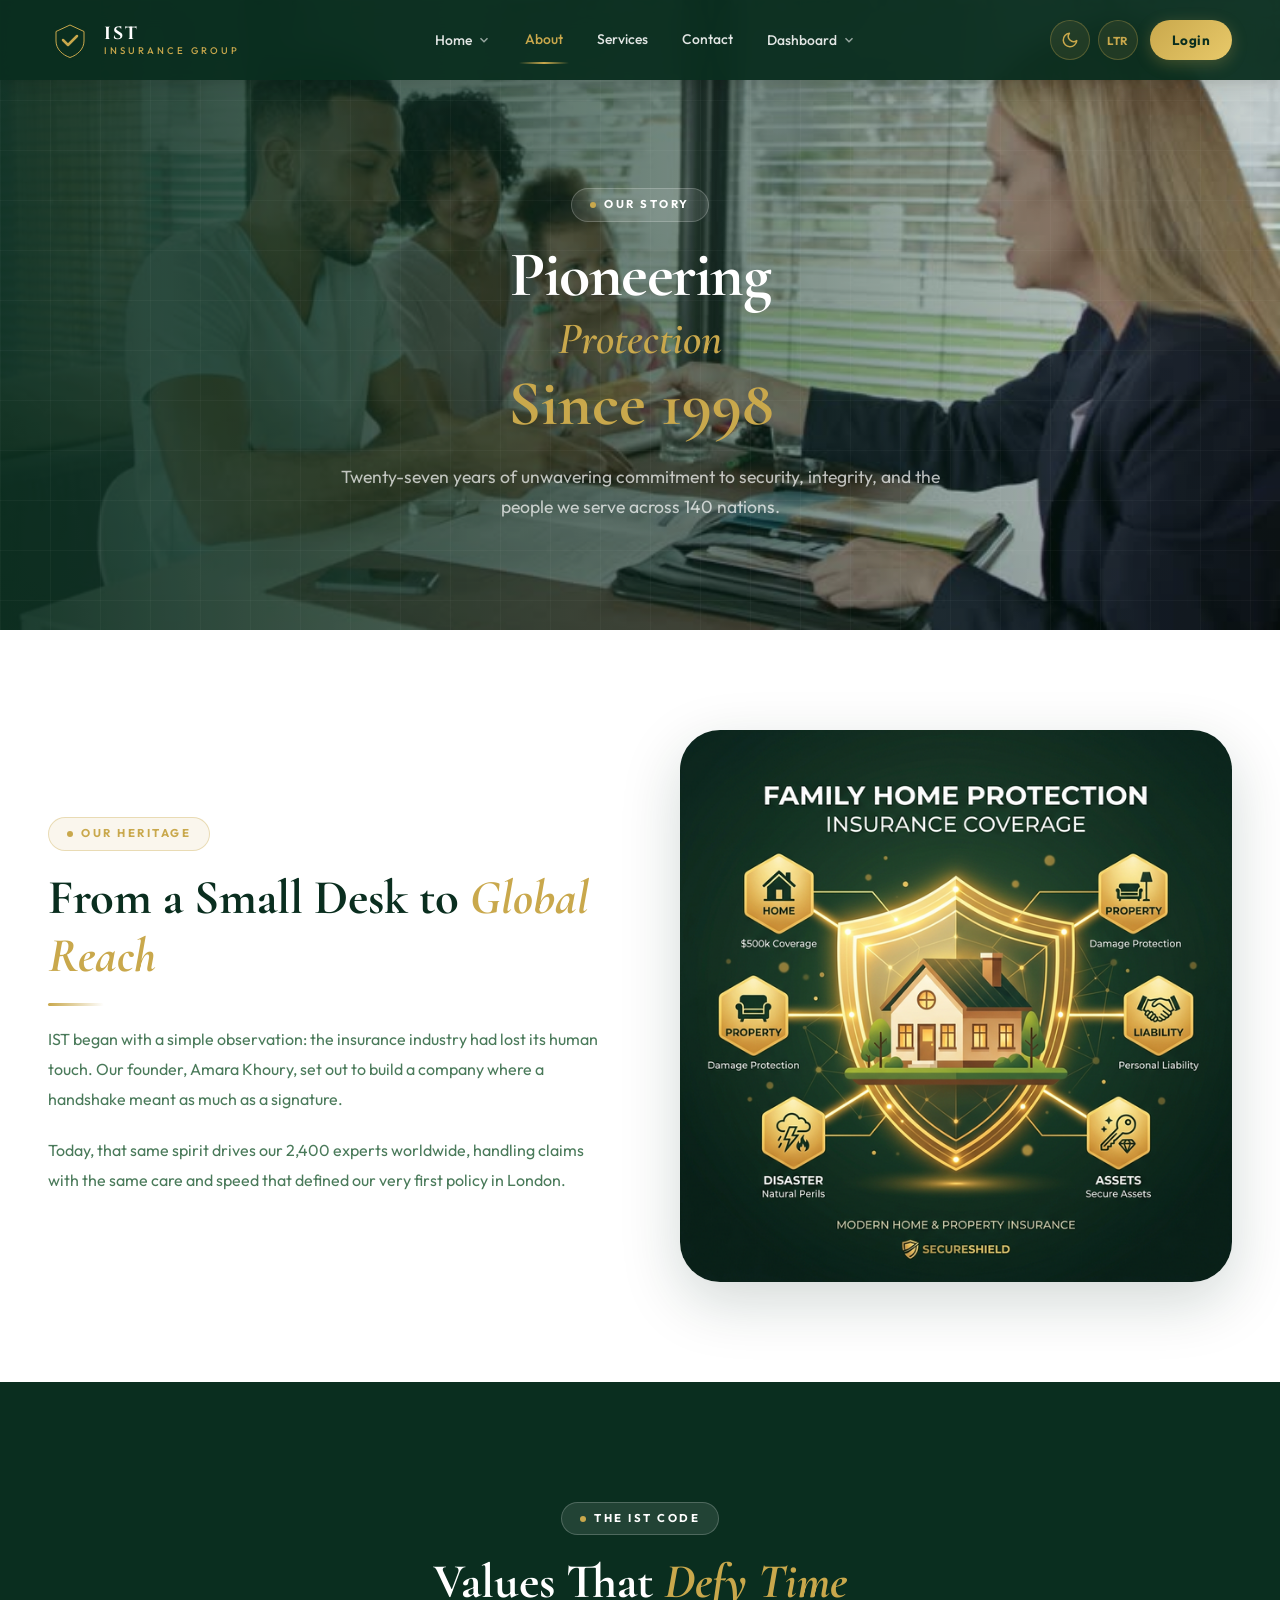
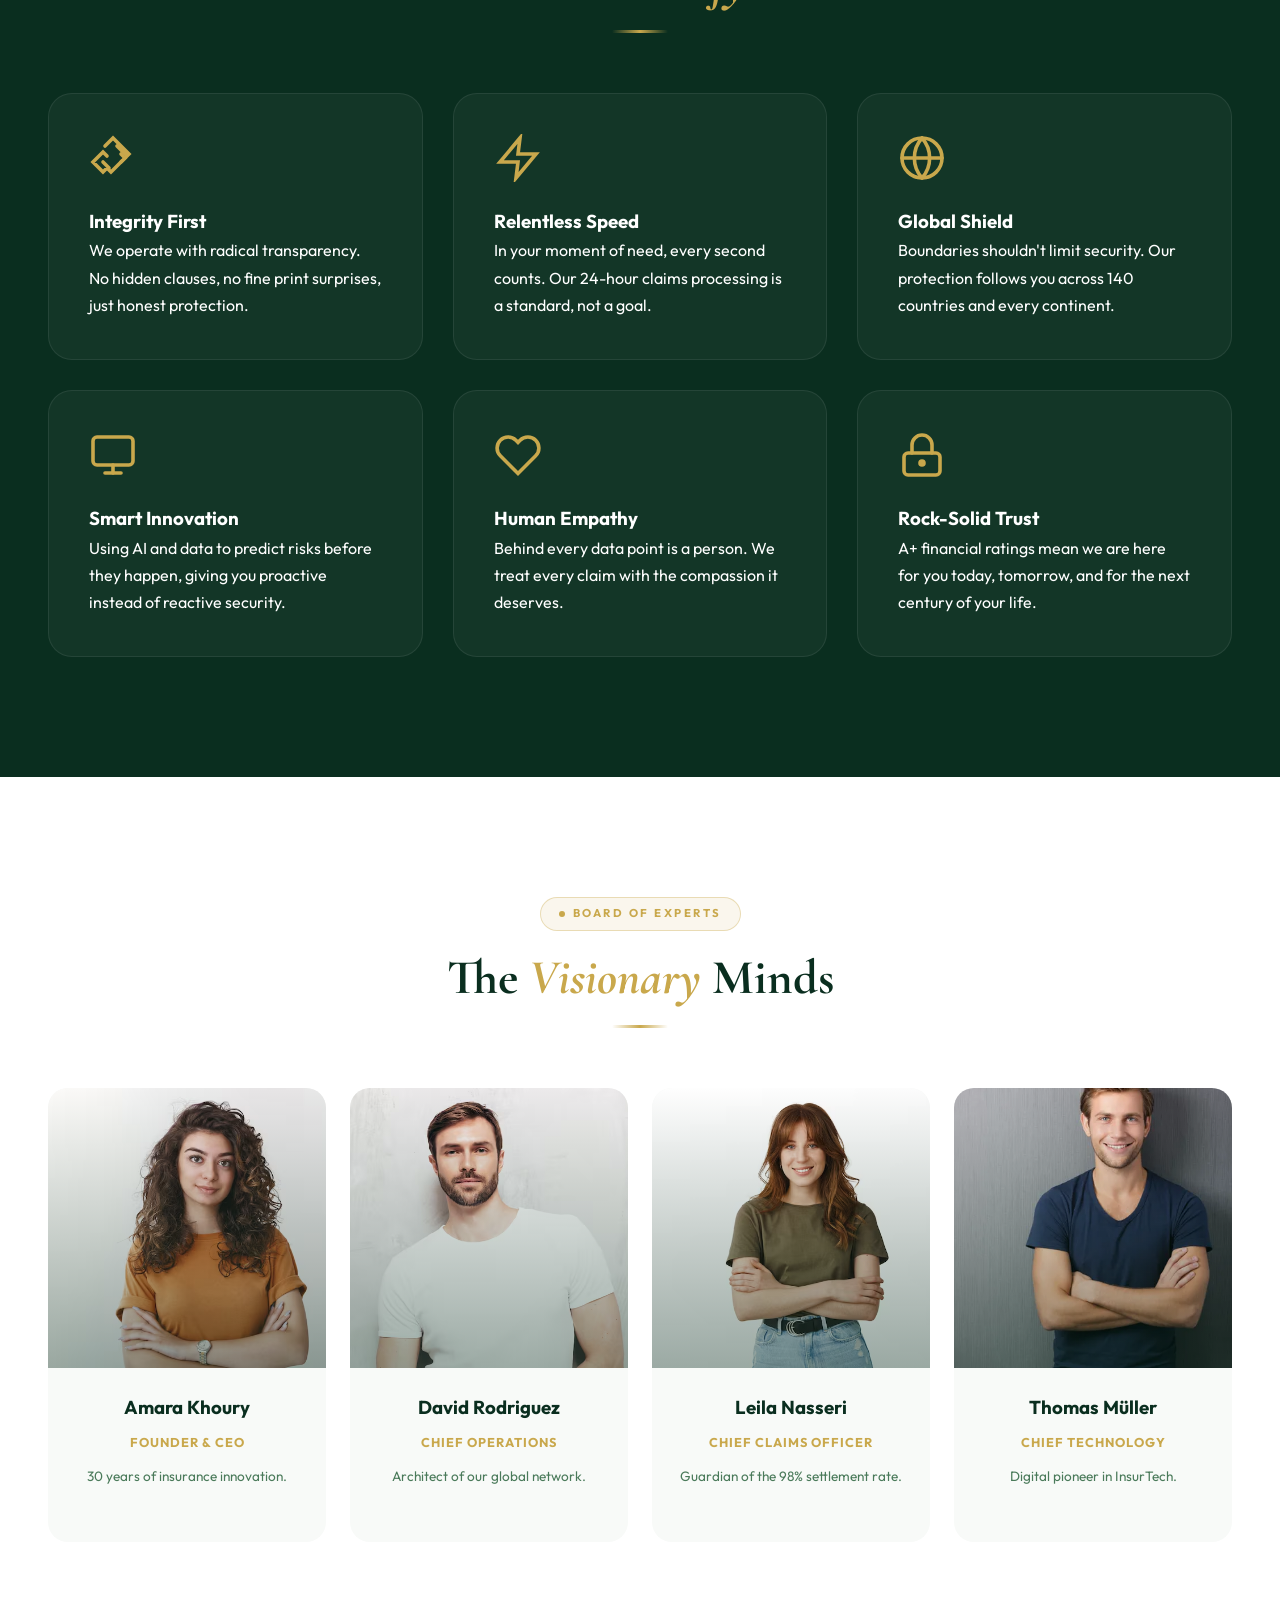
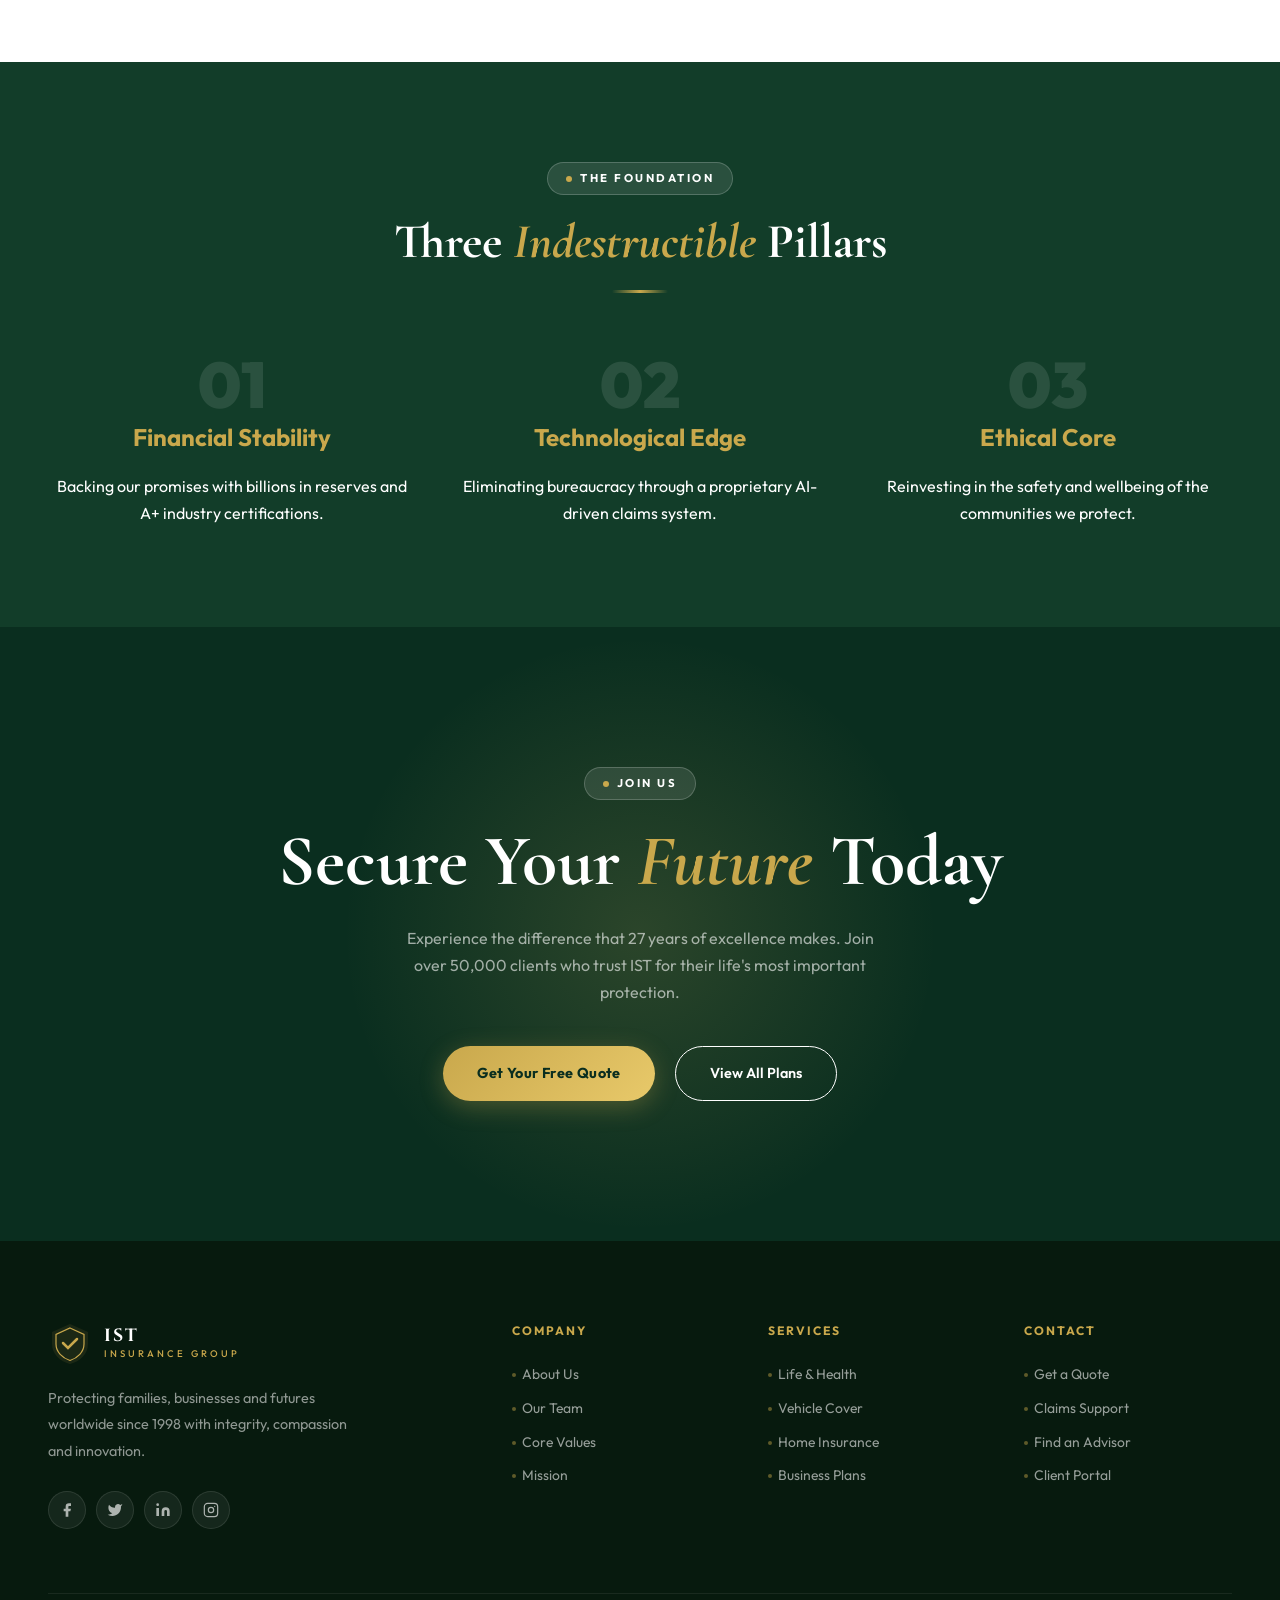
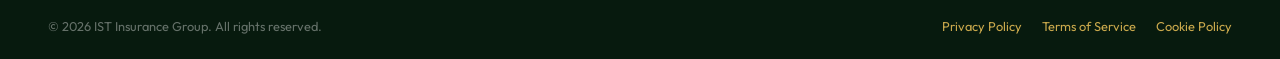
<file: about.html>
<!DOCTYPE html>
<html lang="en" dir="ltr">
<head>
    <meta charset="UTF-8"/>
    <meta name="viewport" content="width=device-width,initial-scale=1.0"/>
    <title>About IST Insurance — 27 Years of Trusted Protection</title>
    <meta name="description" content="Learn about IST Insurance Group, our 27-year heritage, our global mission, and the leadership team driving the future of protection."/>
    <link rel="icon" href="favicon.svg" type="image/svg+xml"/>
    <link rel="stylesheet" href="styles.css"/>
    <link rel="stylesheet" href="about.css"/>
</head>
<body>

<!-- 1. HERO SECTION -->
<section class="abt-hero section" id="page-hero">
    <div class="abt-hero-bg"></div>
    <div class="abt-hero-grid"></div>
    <div class="container">
        <div class="abt-hero-content reveal">
            <div class="section-badge" style="background:rgba(255,255,255,0.1);border-color:rgba(255,255,255,0.2);color:#fff">Our Story</div>
            <h1 class="reveal delay-1">
                <span class="hero-h-top">Pioneering</span>
                <span class="hero-h-mid">Protection</span>
                <span class="hero-h-bot">Since 1998</span>
            </h1>
            <p class="reveal delay-2" style="color:rgba(255,255,255,0.7);max-width:600px;font-size:1.1rem">Twenty-seven years of unwavering commitment to security, integrity, and the people we serve across 140 nations.</p>
        </div>
    </div>
</section>

<!-- 2. HERITAGE / STORY SECTION -->
<section class="abt-heritage section" id="heritage">
    <div class="container">
        <div class="heritage-grid">
            <div class="reveal-left">
                <div class="section-badge">Our Heritage</div>
                <h2 class="section-title">From a Small Desk to <span class="accent">Global Reach</span></h2>
                <div class="gold-line"></div>
                <p class="section-subtitle">IST began with a simple observation: the insurance industry had lost its human touch. Our founder, Amara Khoury, set out to build a company where a handshake meant as much as a signature.</p>
                <p class="section-subtitle" style="margin-top:20px">Today, that same spirit drives our 2,400 experts worldwide, handling claims with the same care and speed that defined our very first policy in London.</p>
            </div>
            <div class="heritage-img reveal-right delay-2">
                <img src="img_why.png" alt="IST Heritage"/>
            </div>
        </div>
    </div>
</section>

<!-- 3. CORE VALUES SECTION -->
<section class="abt-values section" id="values">
    <div class="container">
        <div class="text-center">
            <div class="section-badge" style="background:rgba(255,255,255,0.1);border-color:rgba(255,255,255,0.2);color:#fff">The IST Code</div>
            <h2 class="section-title section-title-light reveal delay-1">Values That <span class="accent">Defy Time</span></h2>
            <div class="gold-line"></div>
        </div>
        <div class="values-grid-abt">
            <div class="val-card-abt reveal delay-1">
                <span class="val-icon-abt" data-icon="handshake"></span>
                <h3>Integrity First</h3>
                <p>We operate with radical transparency. No hidden clauses, no fine print surprises, just honest protection.</p>
            </div>
            <div class="val-card-abt reveal delay-2">
                <span class="val-icon-abt" data-icon="lightning"></span>
                <h3>Relentless Speed</h3>
                <p>In your moment of need, every second counts. Our 24-hour claims processing is a standard, not a goal.</p>
            </div>
            <div class="val-card-abt reveal delay-3">
                <span class="val-icon-abt" data-icon="globe"></span>
                <h3>Global Shield</h3>
                <p>Boundaries shouldn't limit security. Our protection follows you across 140 countries and every continent.</p>
            </div>
            <div class="val-card-abt reveal delay-4">
                <span class="val-icon-abt" data-icon="digital"></span>
                <h3>Smart Innovation</h3>
                <p>Using AI and data to predict risks before they happen, giving you proactive instead of reactive security.</p>
            </div>
            <div class="val-card-abt reveal delay-5">
                <span class="val-icon-abt" data-icon="heart"></span>
                <h3>Human Empathy</h3>
                <p>Behind every data point is a person. We treat every claim with the compassion it deserves.</p>
            </div>
            <div class="val-card-abt reveal delay-6">
                <span class="val-icon-abt" data-icon="secure"></span>
                <h3>Rock-Solid Trust</h3>
                <p>A+ financial ratings mean we are here for you today, tomorrow, and for the next century of your life.</p>
            </div>
        </div>
    </div>
</section>

<!-- 4. LEADERSHIP TEAM SECTION -->
<section class="abt-leadership section" id="leadership">
    <div class="container">
        <div class="text-center">
            <div class="section-badge">Board of Experts</div>
            <h2 class="section-title">The <span class="accent">Visionary</span> Minds</h2>
            <div class="gold-line"></div>
        </div>
        <div class="leadership-grid-abt">
            <div class="leader-card reveal delay-1">
                <div class="leader-img"><img src="f1.avif" style="width:100%;height:100%;object-fit:cover" alt="Amara Khoury"/></div>
                <div class="leader-info">
                    <h3>Amara Khoury</h3>
                    <span>Founder & CEO</span>
                    <p style="font-size:0.85rem;color:var(--text-light);margin-top:10px">30 years of insurance innovation.</p>
                </div>
            </div>
            <div class="leader-card reveal delay-2">
                <div class="leader-img"><img src="m1.avif" style="width:100%;height:100%;object-fit:cover" alt="David Rodriguez"/></div>
                <div class="leader-info">
                    <h3>David Rodriguez</h3>
                    <span>Chief Operations</span>
                    <p style="font-size:0.85rem;color:var(--text-light);margin-top:10px">Architect of our global network.</p>
                </div>
            </div>
            <div class="leader-card reveal delay-3">
                <div class="leader-img"><img src="f2.avif" style="width:100%;height:100%;object-fit:cover" alt="Leila Nasseri"/></div>
                <div class="leader-info">
                    <h3>Leila Nasseri</h3>
                    <span>Chief Claims Officer</span>
                    <p style="font-size:0.85rem;color:var(--text-light);margin-top:10px">Guardian of the 98% settlement rate.</p>
                </div>
            </div>
            <div class="leader-card reveal delay-4">
                <div class="leader-img"><img src="m2.jpg" style="width:100%;height:100%;object-fit:cover" alt="Thomas Müller"/></div>
                <div class="leader-info">
                    <h3>Thomas Müller</h3>
                    <span>Chief Technology</span>
                    <p style="font-size:0.85rem;color:var(--text-light);margin-top:10px">Digital pioneer in InsurTech.</p>
                </div>
            </div>
        </div>
    </div>
</section>

<!-- 5. OUR PILLARS SECTION -->
<section class="abt-pillars section" id="pillars">
    <div class="container">
        <div class="text-center">
            <div class="section-badge" style="background:rgba(255,255,255,0.1);border-color:rgba(255,255,255,0.2);color:#fff">The Foundation</div>
            <h2 class="section-title section-title-light">Three <span class="accent">Indestructible</span> Pillars</h2>
            <div class="gold-line"></div>
        </div>
        <div class="pillar-row">
            <div class="pillar-item reveal delay-1">
                <div class="pillar-num">01</div>
                <h3>Financial Stability</h3>
                <p>Backing our promises with billions in reserves and A+ industry certifications.</p>
            </div>
            <div class="pillar-item reveal delay-2">
                <div class="pillar-num">02</div>
                <h3>Technological Edge</h3>
                <p>Eliminating bureaucracy through a proprietary AI-driven claims system.</p>
            </div>
            <div class="pillar-item reveal delay-3">
                <div class="pillar-num">03</div>
                <h3>Ethical Core</h3>
                <p>Reinvesting in the safety and wellbeing of the communities we protect.</p>
            </div>
        </div>
    </div>
</section>

<!-- 6. FINAL CTA SECTION -->
<section class="abt-cta section" id="join">
    <div class="cta-glow"></div>
    <div class="container reveal">
        <div class="section-badge" style="background:rgba(255,255,255,0.1);border-color:rgba(255,255,255,0.2);color:#fff">Join Us</div>
        <h2 class="section-title section-title-light" style="font-size:clamp(2.5rem,6vw,4.5rem)">Secure Your <span class="accent">Future</span> Today</h2>
        <p style="color:rgba(255,255,255,0.6);margin:20px auto 40px;max-width:500px">Experience the difference that 27 years of excellence makes. Join over 50,000 clients who trust IST for their life's most important protection.</p>
        <div style="display:flex;gap:20px;justify-content:center;flex-wrap:wrap">
            <a href="contact.html" class="btn-primary">Get Your Free Quote</a>
            <a href="services.html" class="btn-outline" style="border-color:#fff;color:#fff">View All Plans</a>
        </div>
    </div>
</section>

<script src="icons.js"></script>
<script src="components.js"></script>
</body>
</html>
</file>
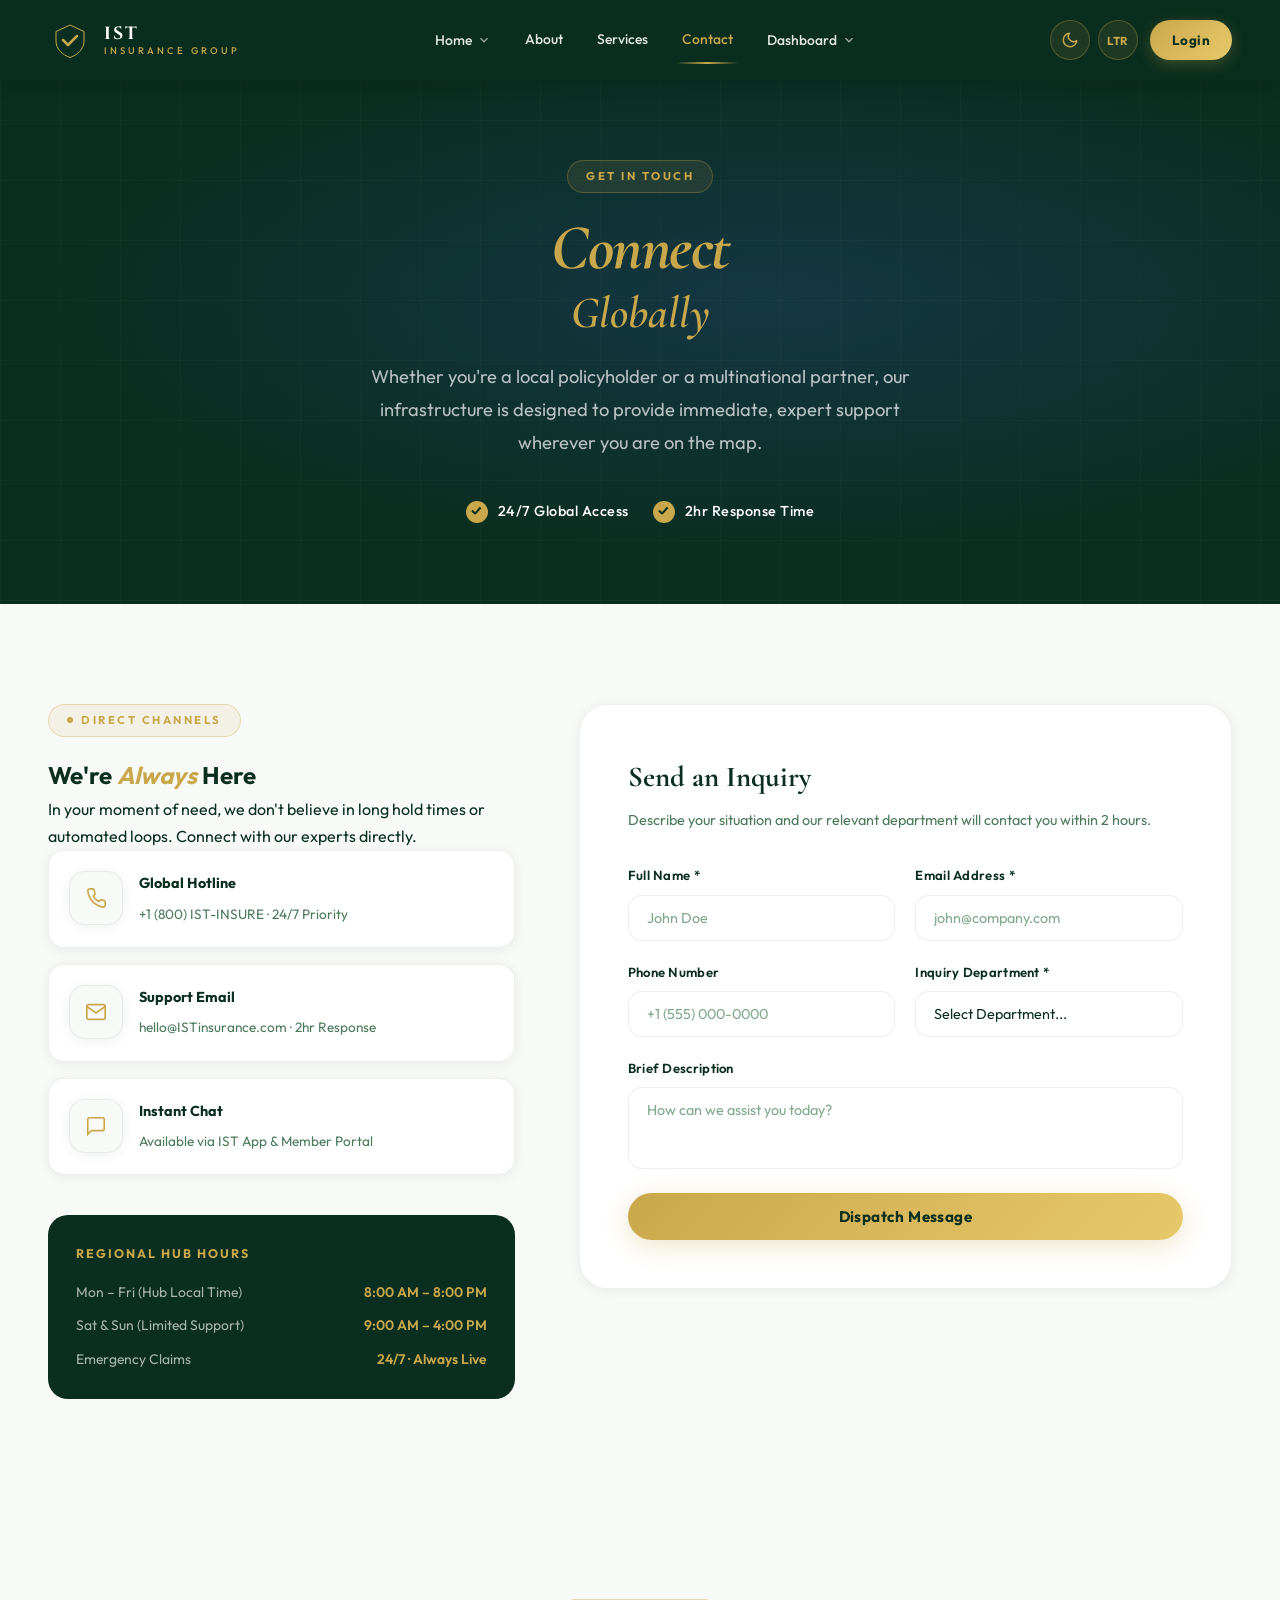
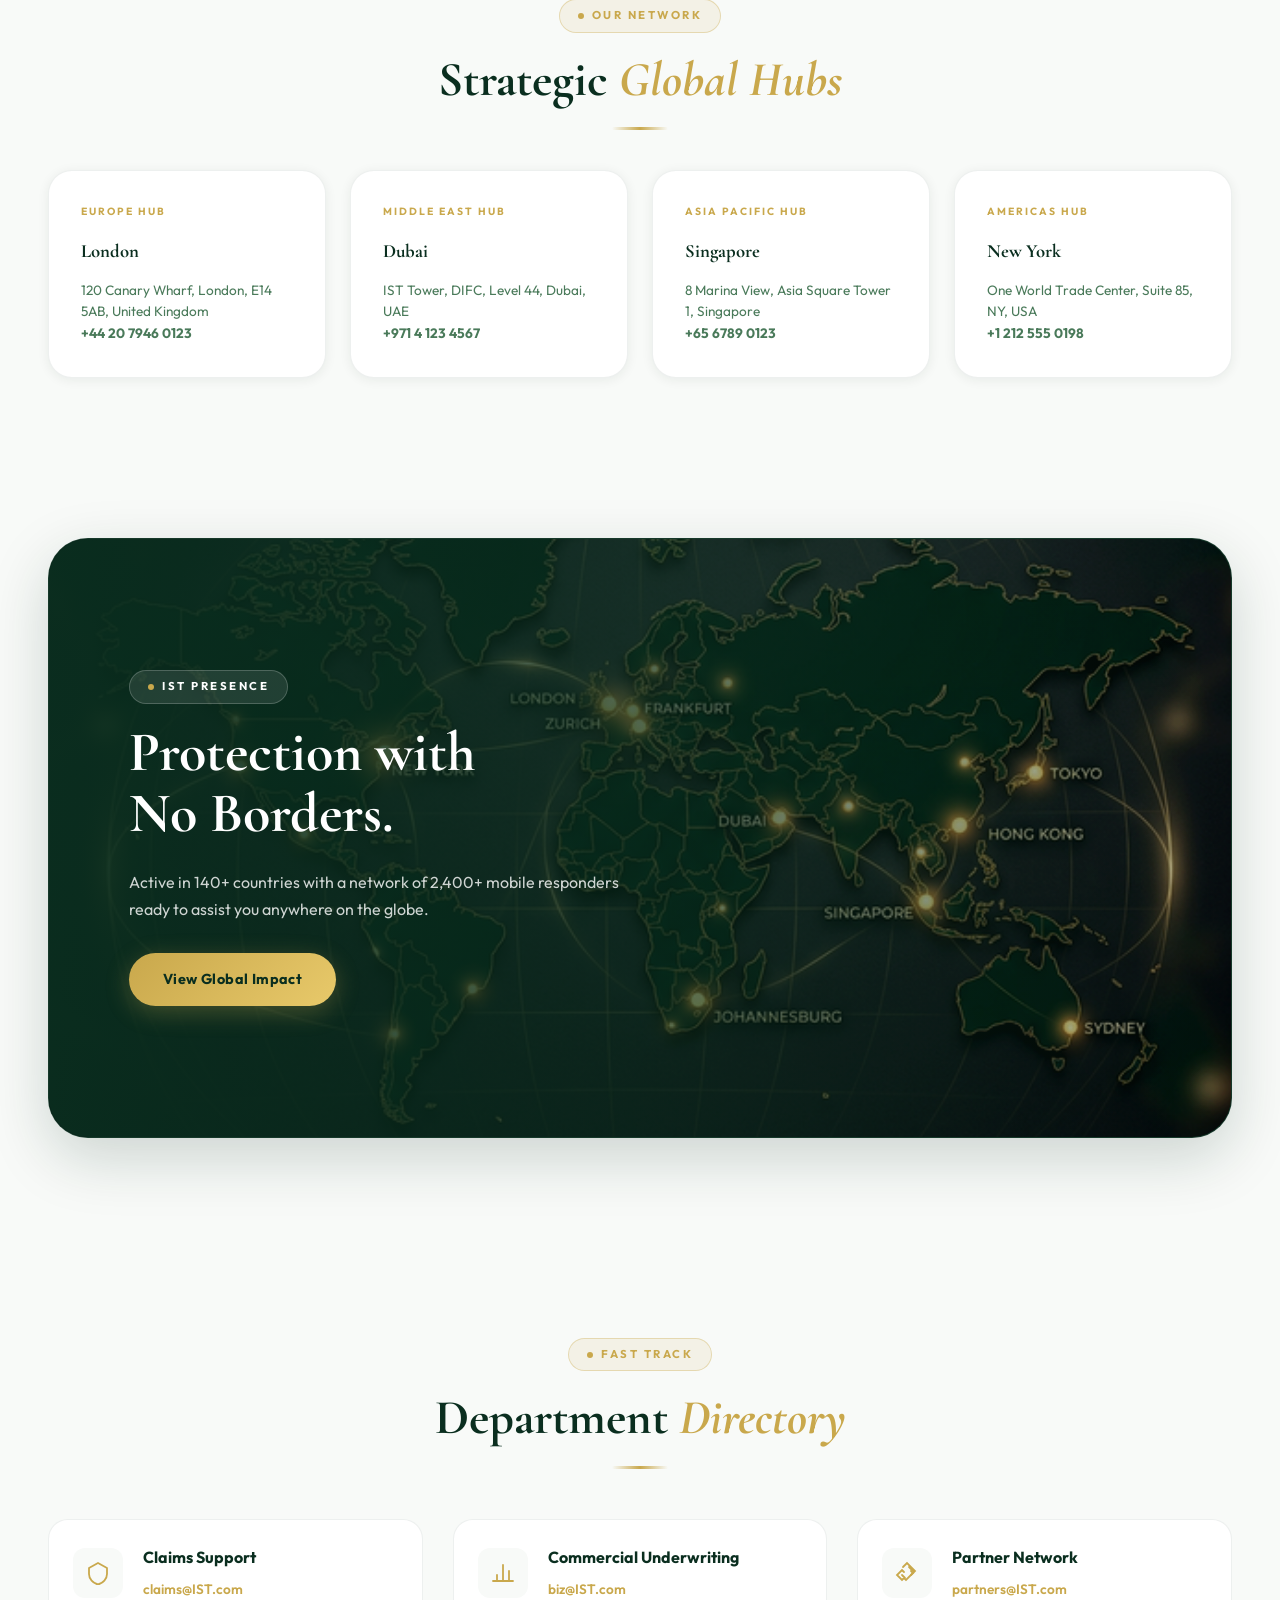
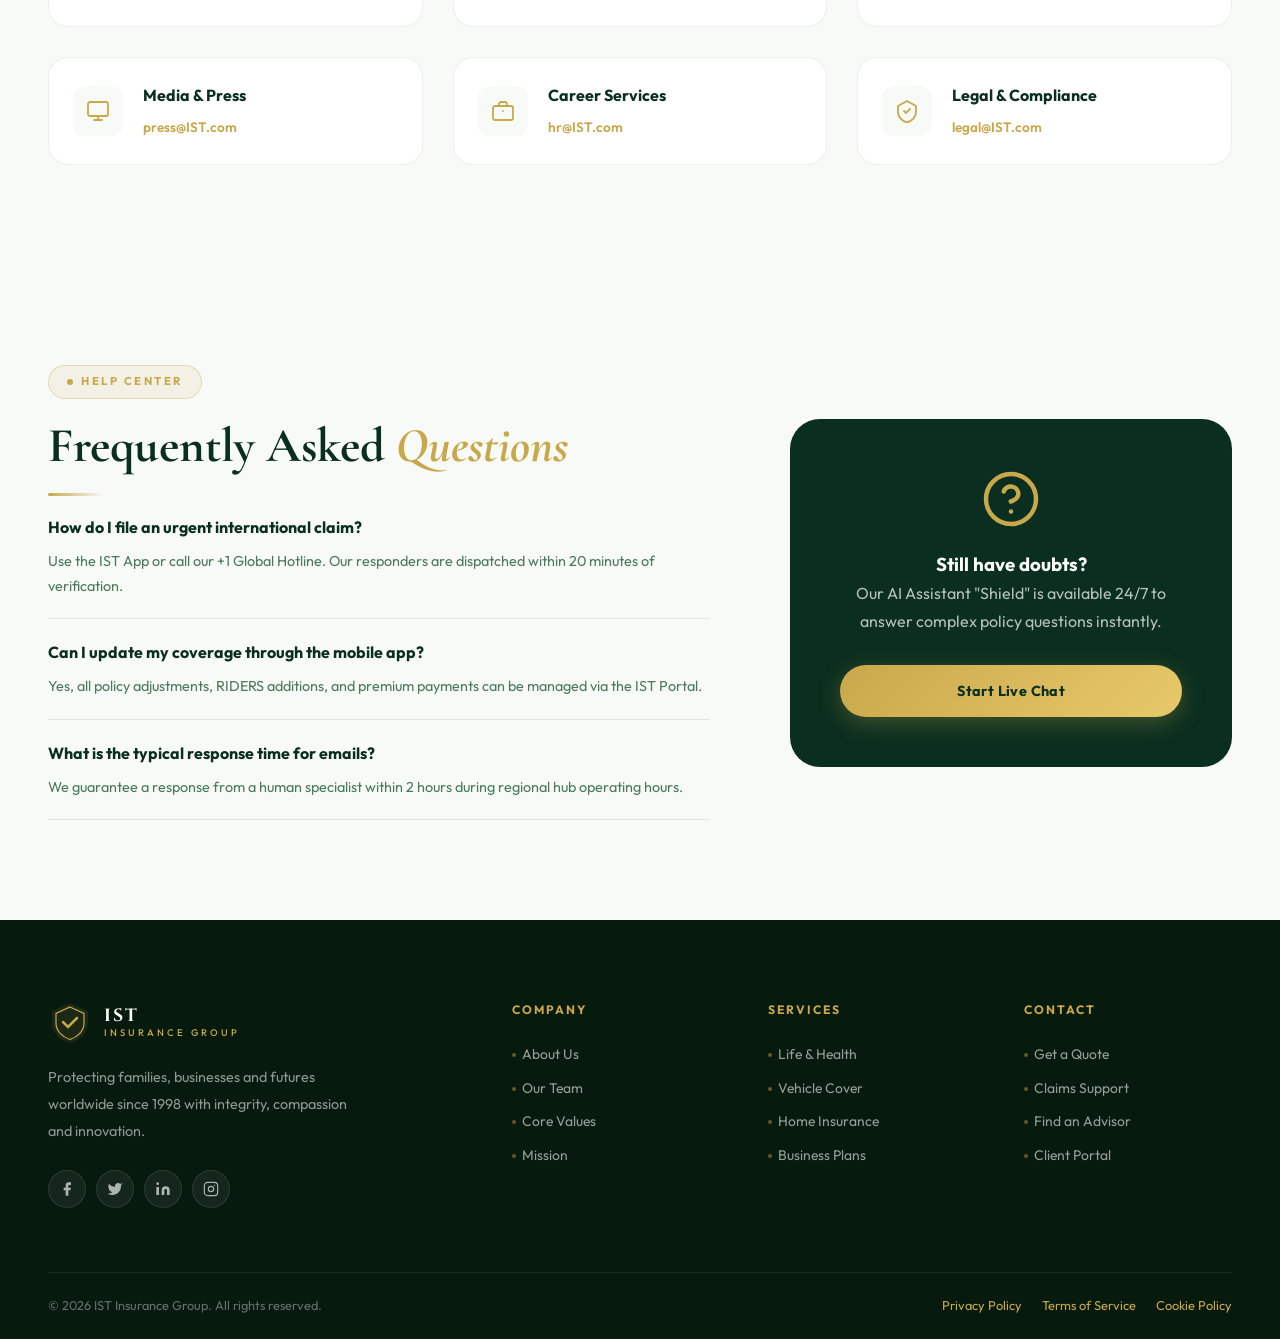
<file: contact.html>
<!DOCTYPE html>
<html lang="en" dir="ltr">
<head>
    <meta charset="UTF-8"/>
    <meta name="viewport" content="width=device-width,initial-scale=1.0"/>
    <title>Contact IST Insurance — Global Presence & Support</title>
    <meta name="description" content="Reach IST Insurance through our global hub network. Access 24/7 claims support, departmental directories, and local offices across 140 countries."/>
    <link rel="icon" href="favicon.svg" type="image/svg+xml"/>
    <link rel="stylesheet" href="styles.css"/>
    <link rel="stylesheet" href="contact.css"/>
</head>
<body>

<!-- 1. HERO SECTION -->
<section class="pg-hero section">
    <div class="pg-hero-bg"></div>
    <div class="pg-hero-grid"></div>
    <div class="container">
        <div class="pg-hero-content reveal">
            <div class="pg-hero-text">
                <div class="section-badge" style="margin-bottom: 20px; color: var(--gold); border-color: rgba(201, 168, 76, 0.3); display: inline-block;">Get in Touch</div>
                <h1 class="reveal delay-1">
                    <span class="hero-h-top">Connect</span>
                    <span class="hero-h-mid">Globally</span>
                </h1>
                <p class="reveal delay-2" style="margin: 0 auto 32px; max-width: 600px;">Whether you're a local policyholder or a multinational partner, our infrastructure is designed to provide immediate, expert support wherever you are on the map.</p>
                
                <div class="hero-trust-row reveal delay-3" style="justify-content: center;">
                    <div class="ht-item">
                        <div class="ht-circle">✓</div>
                        <span>24/7 Global Access</span>
                    </div>
                    <div class="ht-item">
                        <div class="ht-circle">✓</div>
                        <span>2hr Response Time</span>
                    </div>
                </div>
            </div>
        </div>
    </div>
</section>

<!-- 2. MAIN CONTACT & FORM -->
<section class="contact-main section">
    <div class="container">
        <div class="contact-layout">
            <div>
                <div class="section-badge reveal">Direct Channels</div>
                <h2 class="reveal delay-1">We're <span style="color:var(--gold);font-style:italic">Always</span> Here</h2>
                <p class="reveal delay-2">In your moment of need, we don't believe in long hold times or automated loops. Connect with our experts directly.</p>
                <div class="contact-methods reveal delay-2">
                    <div class="cm-item" id="hotline-card">
                        <div class="cm-icon" data-icon="phone" id="icon-phone-main"></div>
                        <div>
                            <strong>Global Hotline</strong>
                            <span>+1 (800) IST-INSURE · 24/7 Priority</span>
                        </div>
                    </div>
                    <div class="cm-item" id="email-card">
                        <div class="cm-icon" data-icon="mail" id="icon-mail-main"></div>
                        <div>
                            <strong>Support Email</strong>
                            <span>hello@ISTinsurance.com · 2hr Response</span>
                        </div>
                    </div>
                    <div class="cm-item" id="chat-card">
                        <div class="cm-icon" data-icon="messageSquare" id="icon-chat-main"></div>
                        <div>
                            <strong>Instant Chat</strong>
                            <span>Available via IST App & Member Portal</span>
                        </div>
                    </div>
                </div>
                <div class="hours-card reveal delay-3">
                    <h4>Regional Hub Hours</h4>
                    <div class="hours-list">
                        <div class="hours-row"><span>Mon – Fri (Hub Local Time)</span><span>8:00 AM – 8:00 PM</span></div>
                        <div class="hours-row"><span>Sat & Sun (Limited Support)</span><span>9:00 AM – 4:00 PM</span></div>
                        <div class="hours-row"><span>Emergency Claims</span><span>24/7 · Always Live</span></div>
                    </div>
                </div>
            </div>
            <div class="reveal-right delay-2">
                <div class="contact-form-box">
                    <h3 class="cf-title">Send an Inquiry</h3>
                    <p class="cf-sub">Describe your situation and our relevant department will contact you within 2 hours.</p>
                    <form id="contactForm" onsubmit="handleContact(event)">
                        <div class="cf-grid">
                            <div class="cf-group"><label class="cf-label">Full Name *</label><input class="cf-field" type="text" placeholder="John Doe" required/></div>
                            <div class="cf-group"><label class="cf-label">Email Address *</label><input class="cf-field" type="email" placeholder="john@company.com" required/></div>
                            <div class="cf-group"><label class="cf-label">Phone Number</label><input class="cf-field" type="tel" placeholder="+1 (555) 000-0000"/></div>
                            <div class="cf-group"><label class="cf-label">Inquiry Department *</label><select class="cf-field cf-select" required><option value="" disabled selected>Select Department...</option><option>Personal Claims</option><option>Commercial & B2B</option><option>Underwriting Inquiries</option><option>Policy Adjustments</option><option>Partner Relations</option></select></div>
                            <div class="cf-group full"><label class="cf-label">Brief Description</label><textarea class="cf-field" rows="3" placeholder="How can we assist you today?"></textarea></div>
                        </div>
                        <div style="margin-top:24px">
                            <button type="submit" class="btn-primary" style="width:100%;justify-content:center;font-size:.95rem">Dispatch Message</button>
                        </div>
                        <div class="cf-success" id="cfSuccess">
                            <span data-icon="check" style="width:18px;height:18px;display:inline-flex;margin-right:8px"></span>
                            Message Dispatched. A specialist will reach out shortly.
                        </div>
                    </form>
                </div>
            </div>
        </div>
    </div>
</section>

<!-- 3. REGIONAL HUBS (NEW SECTION 1) -->
<section class="section pad bg-white" id="hubs">
    <div class="container">
        <div class="text-center">
            <div class="section-badge">Our Network</div>
            <h2 class="section-title">Strategic <span class="accent">Global Hubs</span></h2>
            <div class="gold-line"></div>
        </div>
        <div class="hubs-grid">
            <div class="hub-card reveal delay-1">
                <span class="hub-tag">Europe Hub</span>
                <h3>London</h3>
                <p>120 Canary Wharf, London, E14 5AB, United Kingdom<br><strong>+44 20 7946 0123</strong></p>
            </div>
            <div class="hub-card reveal delay-2">
                <span class="hub-tag">Middle East Hub</span>
                <h3>Dubai</h3>
                <p>IST Tower, DIFC, Level 44, Dubai, UAE<br><strong>+971 4 123 4567</strong></p>
            </div>
            <div class="hub-card reveal delay-3">
                <span class="hub-tag">Asia Pacific Hub</span>
                <h3>Singapore</h3>
                <p>8 Marina View, Asia Square Tower 1, Singapore<br><strong>+65 6789 0123</strong></p>
            </div>
            <div class="hub-card reveal delay-4">
                <span class="hub-tag">Americas Hub</span>
                <h3>New York</h3>
                <p>One World Trade Center, Suite 85, NY, USA<br><strong>+1 212 555 0198</strong></p>
            </div>
        </div>
    </div>
</section>

<!-- 4. WORLD MAP VISUAL (NEW SECTION 2) -->
<section class="section" style="padding-bottom:100px; background: var(--ivory);">
    <div class="container">
        <div class="map-visual-wrap reveal">
            <img src="contact_world_map.png" alt="Global Presence Map" class="map-canvas">
            <div class="map-overlay-content">
                <div class="map-text">
                    <div class="section-badge" style="background:rgba(255,255,255,0.1);color:#fff;border-color:rgba(255,255,255,0.2)">IST Presence</div>
                    <h2>Protection with <br><span class="accent">No Borders.</span></h2>
                    <p style="opacity:0.8;margin-bottom:30px">Active in 140+ countries with a network of 2,400+ mobile responders ready to assist you anywhere on the globe.</p>
                    <a href="about.html" class="btn-primary">View Global Impact</a>
                </div>
            </div>
        </div>
    </div>
</section>

<!-- 5. DEPARTMENT DIRECTORY (NEW SECTION 3) -->
<section class="section pad bg-white" id="directory">
    <div class="container">
        <div class="text-center">
            <div class="section-badge">Fast Track</div>
            <h2 class="section-title">Department <span class="accent">Directory</span></h2>
            <div class="gold-line"></div>
        </div>
        <div class="dir-grid">
            <div class="dir-item reveal delay-1"><div class="dir-icon" data-icon="shield"></div><div><h4>Claims Support</h4><a href="mailto:claims@IST.com">claims@IST.com</a></div></div>
            <div class="dir-item reveal delay-2"><div class="dir-icon" data-icon="chart"></div><div><h4>Commercial Underwriting</h4><a href="mailto:biz@IST.com">biz@IST.com</a></div></div>
            <div class="dir-item reveal delay-3"><div class="dir-icon" data-icon="handshake"></div><div><h4>Partner Network</h4><a href="mailto:partners@IST.com">partners@IST.com</a></div></div>
            <div class="dir-item reveal delay-4"><div class="dir-icon" data-icon="digital"></div><div><h4>Media & Press</h4><a href="mailto:press@IST.com">press@IST.com</a></div></div>
            <div class="dir-item reveal delay-5"><div class="dir-icon" data-icon="briefcase"></div><div><h4>Career Services</h4><a href="mailto:hr@IST.com">hr@IST.com</a></div></div>
            <div class="dir-item reveal delay-6"><div class="dir-icon" data-icon="shieldCheck"></div><div><h4>Legal & Compliance</h4><a href="mailto:legal@IST.com">legal@IST.com</a></div></div>
        </div>
    </div>
</section>

<!-- 6. FAQ HIGHLIGHTS (NEW SECTION 4) -->
<section class="section pad bg-ivory" id="help-center">
    <div class="container">
        <div class="help-row">
            <div class="reveal-left">
                <div class="section-badge">Help Center</div>
                <h2 class="section-title">Frequently Asked <span class="accent">Questions</span></h2>
                <div class="gold-line"></div>
                <div class="faq-list-cnt">
                    <div class="faq-item-cnt"><h4>How do I file an urgent international claim?</h4><p>Use the IST App or call our +1 Global Hotline. Our responders are dispatched within 20 minutes of verification.</p></div>
                    <div class="faq-item-cnt"><h4>Can I update my coverage through the mobile app?</h4><p>Yes, all policy adjustments, RIDERS additions, and premium payments can be managed via the IST Portal.</p></div>
                    <div class="faq-item-cnt"><h4>What is the typical response time for emails?</h4><p>We guarantee a response from a human specialist within 2 hours during regional hub operating hours.</p></div>
                </div>
            </div>
            <div class="reveal-right delay-2">
                <div style="background:var(--forest);padding:50px;border-radius:30px;color:#fff;text-align:center">
                    <div data-icon="helpCircle" style="width:60px;height:60px;margin:0 auto 20px;color:var(--gold)"></div>
                    <h3>Still have doubts?</h3>
                    <p style="opacity:0.7;margin-bottom:30px">Our AI Assistant "Shield" is available 24/7 to answer complex policy questions instantly.</p>
                    <a href="#" class="btn-primary" style="width:100%;justify-content:center">Start Live Chat</a>
                </div>
            </div>
        </div>
    </div>
</section>

<script src="icons.js"></script>
<script src="components.js"></script>
<script>
function handleContact(e) {
  e.preventDefault();
  const btn = e.target.querySelector('[type=submit]');
  btn.textContent = 'Dispatching...';
  btn.disabled = true;
  setTimeout(() => {
    document.getElementById('cfSuccess').style.display = 'flex';
    document.getElementById('cfSuccess').style.alignItems = 'center';
    btn.innerHTML = ISTIcons.check ? `${ISTIcons.check} Dispatched` : '✓ Dispatched';
    if (ISTIcons.check) {
        const svg = btn.querySelector('svg');
        if (svg) {
            svg.style.width = '18px';
            svg.style.height = '18px';
            svg.style.marginRight = '8px';
        }
    }
    btn.style.background = 'linear-gradient(135deg,#22C55E,#16A34A)';
    btn.style.display = 'flex';
    btn.style.alignItems = 'center';
    btn.style.justifyContent = 'center';
    e.target.reset();
  }, 1500);
}
</script>
</body>
</html>
</file>
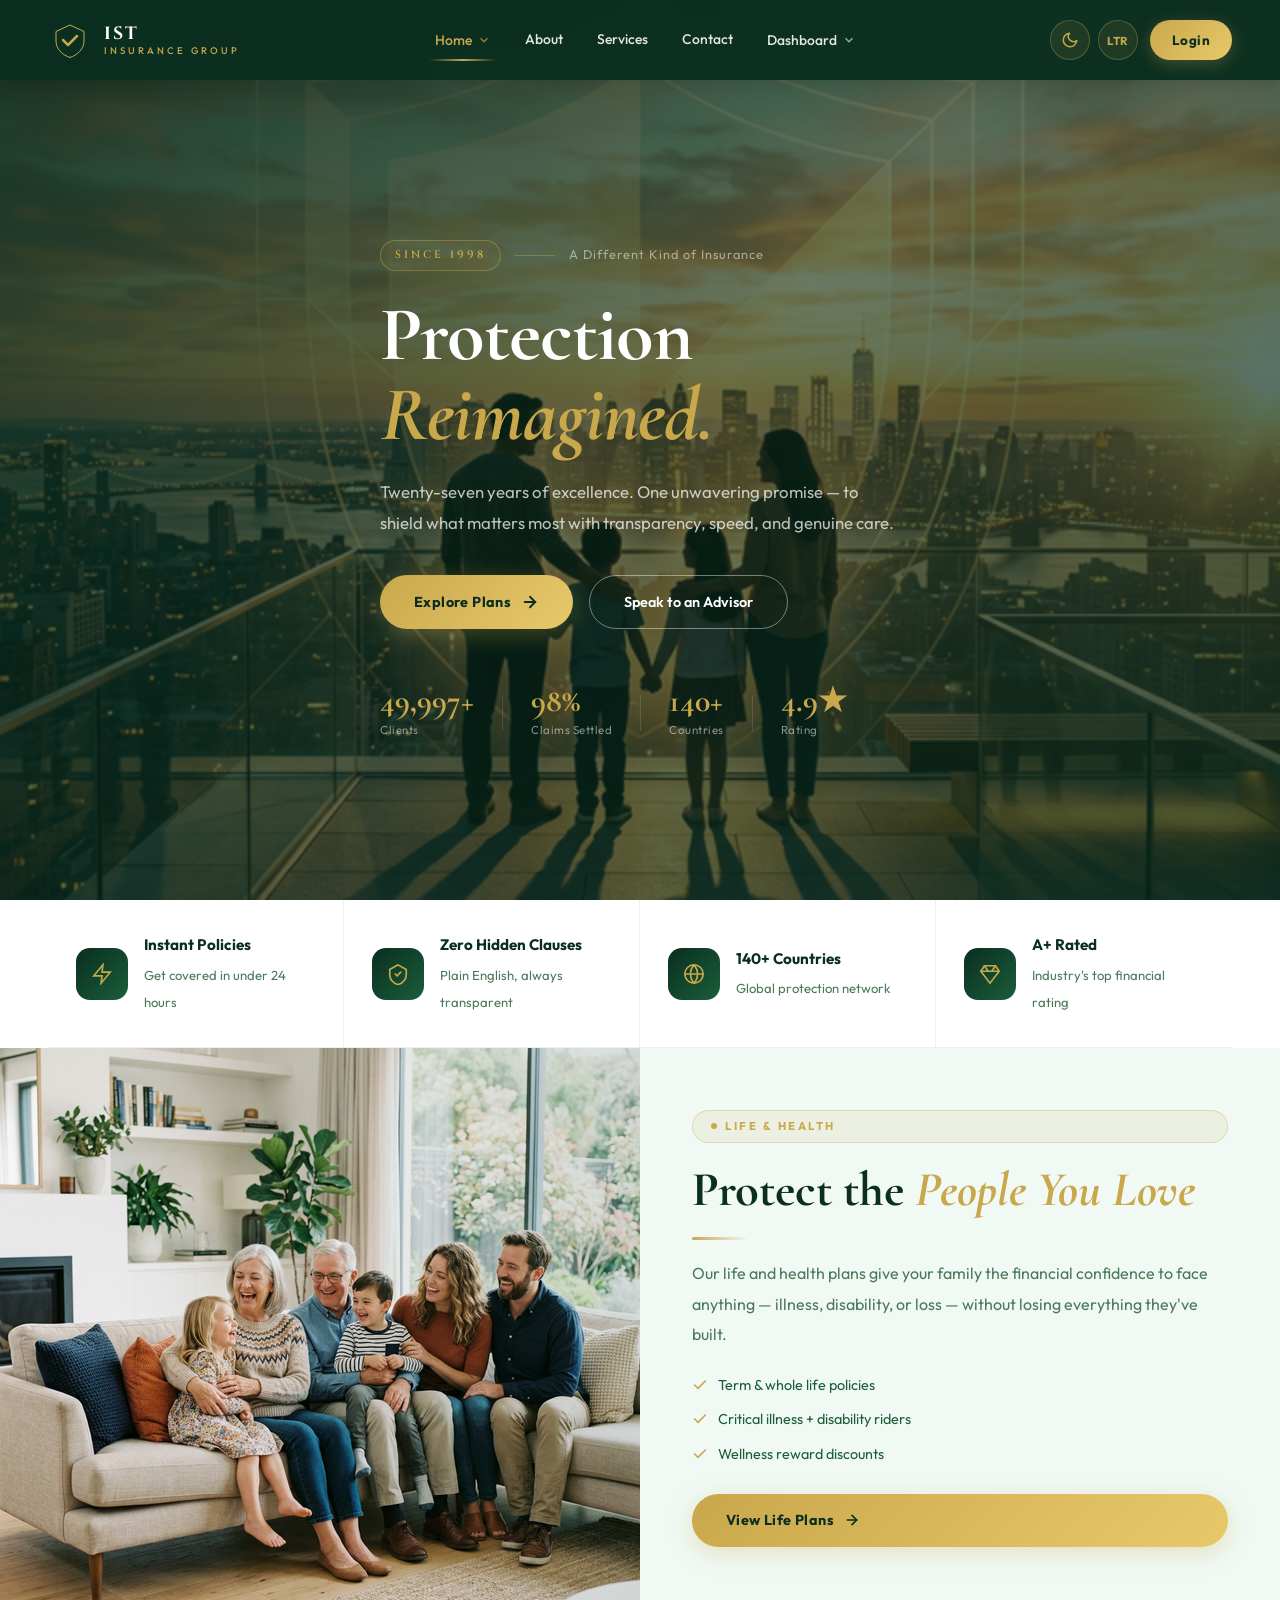
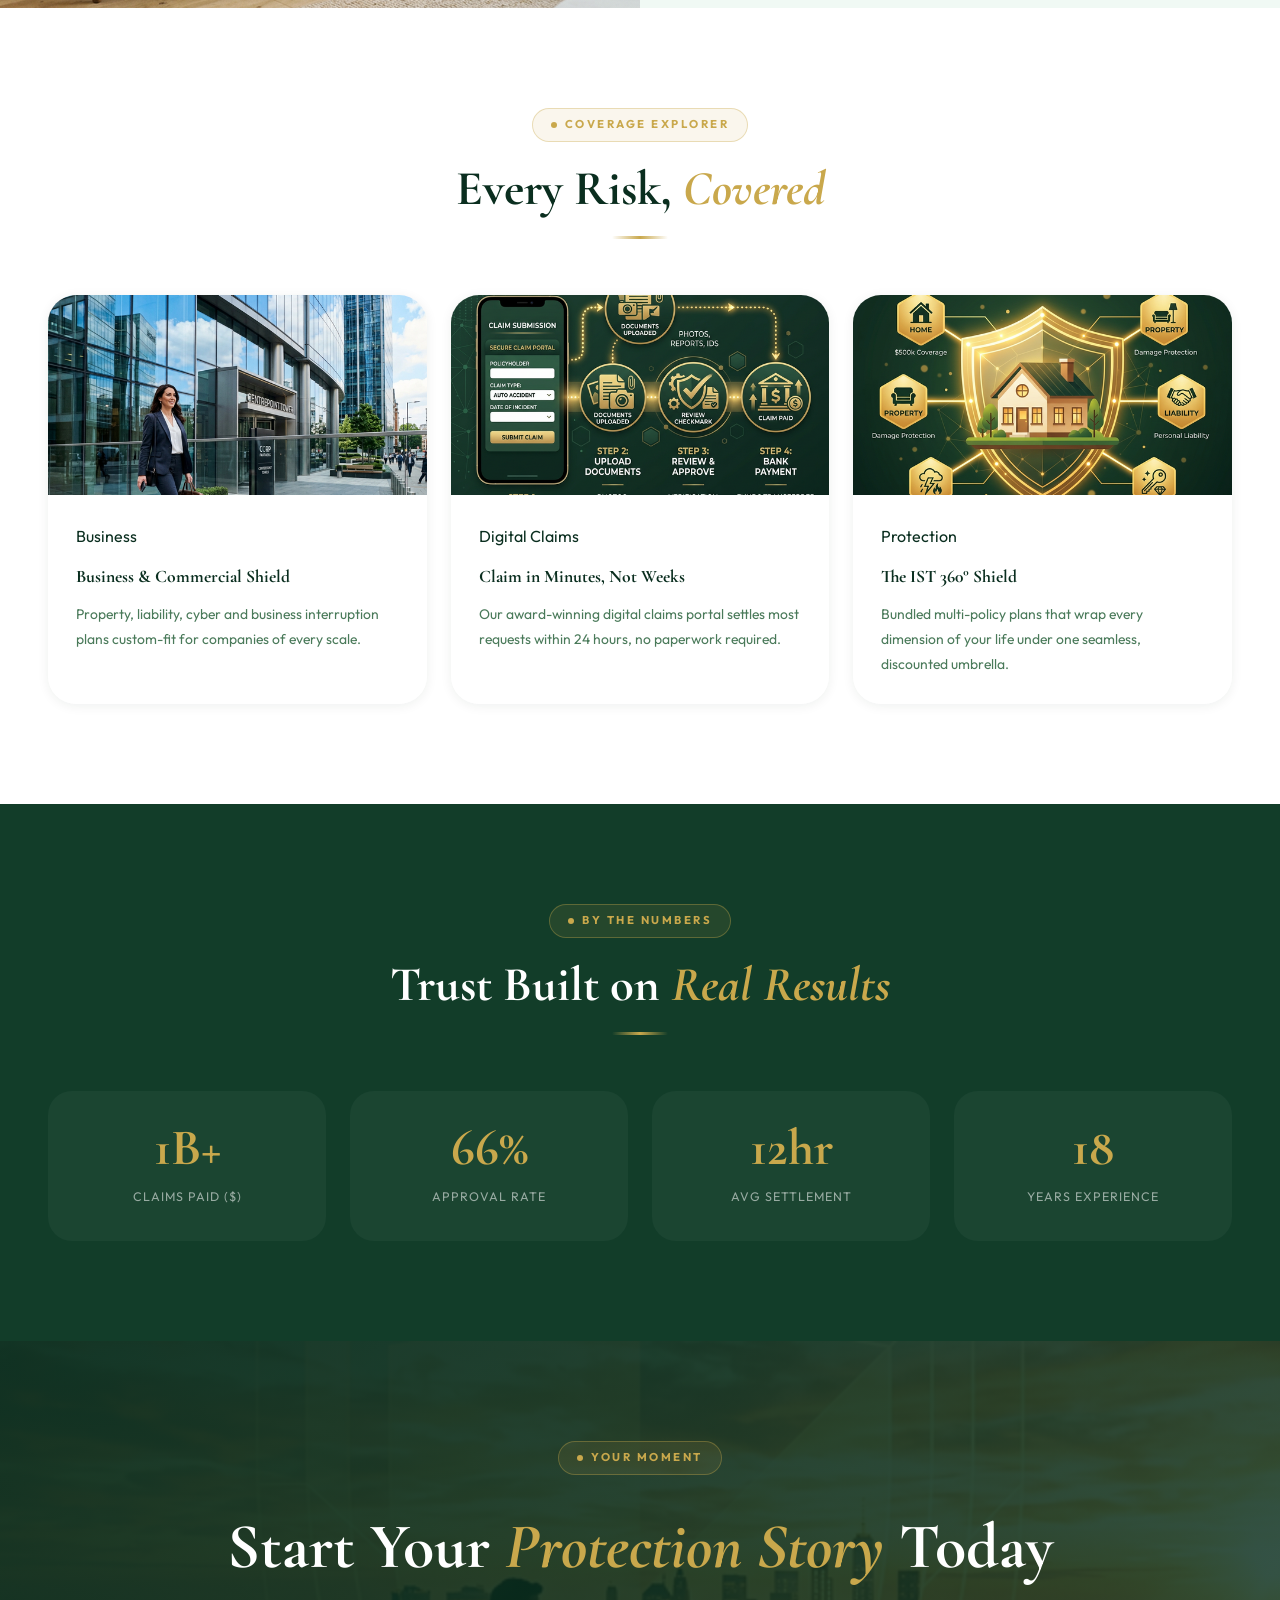
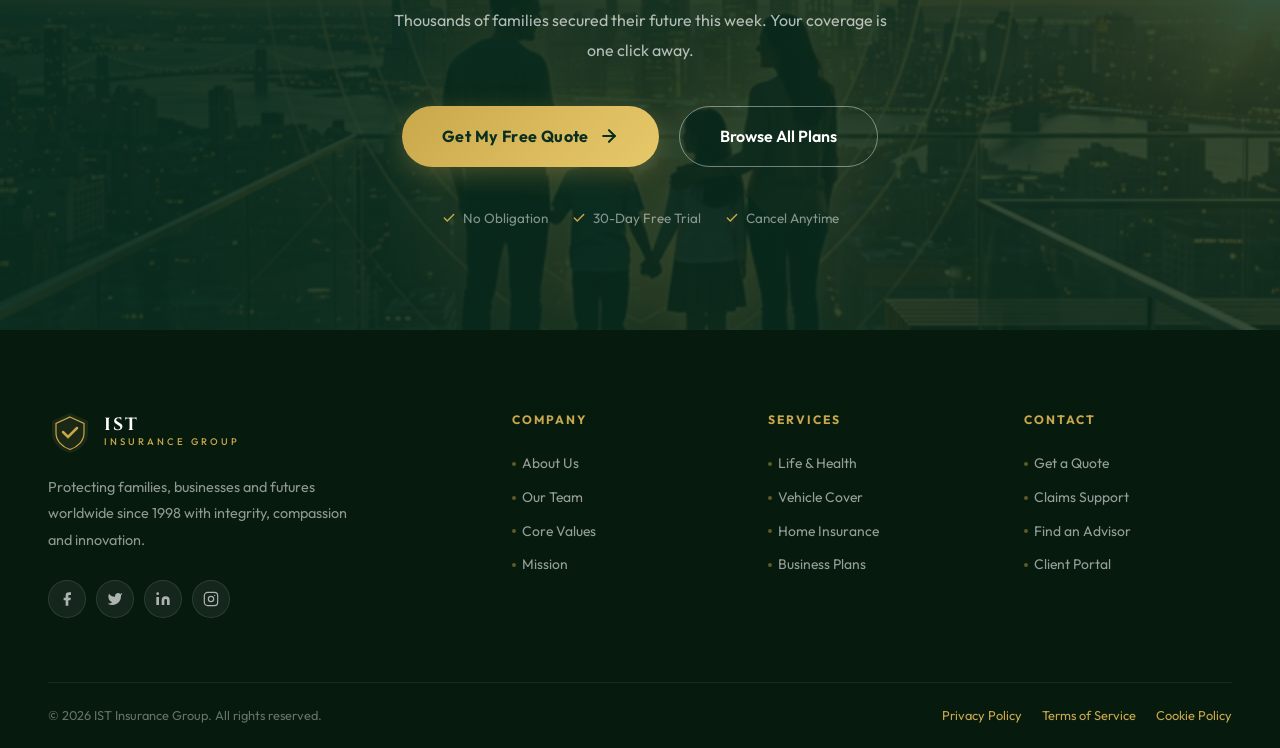
<file: home2.html>
<!DOCTYPE html>
<html lang="en" dir="ltr">
<head>
<meta charset="UTF-8"/><meta name="viewport" content="width=device-width,initial-scale=1.0"/>
<title>IST Insurance — Home 2 | Modern Protection</title>
<meta name="description" content="IST Insurance alternate homepage — premium coverage solutions built around your lifestyle."/>
<link rel="icon" href="favicon.svg" type="image/svg+xml"/>
<link rel="stylesheet" href="styles.css"/><link rel="stylesheet" href="home2.css"/>
</head>
<body>
<!-- S1: HERO with background image -->
<section class="h2-hero section" id="hero">
  <div class="h2-hero-img"></div>
  <div class="h2-hero-overlay"></div>
  <div class="container">
    <div class="h2-hero-content reveal">
      <div class="h2-eyebrow"><span class="h2-badge">SINCE 1998</span><span class="h2-line"></span><span style="font-size:.8rem;color:rgba(255,255,255,.5);letter-spacing:1px">A Different Kind of Insurance</span></div>
      <h1 class="h2-heading">Protection <em>Reimagined.</em></h1>
      <p class="h2-sub">Twenty-seven years of excellence. One unwavering promise — to shield what matters most with transparency, speed, and genuine care.</p>
      <div class="h2-hero-actions">
        <a href="services.html" class="btn-primary">Explore Plans <span data-icon="arrowRight" style="width:18px;height:18px;display:inline-flex"></span></a>
        <a href="contact.html" class="btn-outline">Speak to an Advisor</a>
      </div>
      <div class="h2-trust">
        <div class="h2t-item"><span class="h2t-num" data-count="50000" data-suffix="+">0+</span><span class="h2t-lbl">Clients</span></div>
        <div class="h2t-div"></div>
        <div class="h2t-item"><span class="h2t-num" data-count="98" data-suffix="%">0%</span><span class="h2t-lbl">Claims Settled</span></div>
        <div class="h2t-div"></div>
        <div class="h2t-item"><span class="h2t-num" data-count="140" data-suffix="+">0+</span><span class="h2t-lbl">Countries</span></div>
        <div class="h2t-div"></div>
        <div class="h2t-item"><span class="h2t-num" data-count="4" data-suffix=".9★">0.9★</span><span class="h2t-lbl">Rating</span></div>
      </div>
    </div>
  </div>
</section>

<!-- S2: FEATURE STRIP -->
<section class="section bg-white" id="strip">
  <div class="container">
    <div class="h2-strip reveal">
      <div class="h2s-item"><div class="h2s-icon" data-icon="lightning"></div><div><strong>Instant Policies</strong><span>Get covered in under 24 hours</span></div></div>
      <div class="h2s-item"><div class="h2s-icon" data-icon="shieldCheck"></div><div><strong>Zero Hidden Clauses</strong><span>Plain English, always transparent</span></div></div>
      <div class="h2s-icon" style="display:none"></div>
      <div class="h2s-item" style="display:flex"><div class="h2s-icon" data-icon="globe"></div><div><strong>140+ Countries</strong><span>Global protection network</span></div></div>
      <div class="h2s-item"><div class="h2s-icon" data-icon="diamond"></div><div><strong>A+ Rated</strong><span>Industry's top financial rating</span></div></div>
    </div>
  </div>
</section>

<!-- S3: LIFE INSURANCE IMAGE SPLIT -->
<section class="section bg-tint" id="life-cover">
  <div class="h2-split">
    <div class="h2-split-img reveal-left"><img src="img_life.png" alt="Family enjoying life together"/><div class="h2-split-img-overlay"></div></div>
    <div class="h2-split-content reveal-right">
      <div class="section-badge">Life &amp; Health</div>
      <h2 class="section-title">Protect the <span class="accent">People You Love</span></h2>
      <div class="gold-line"></div>
      <p class="section-subtitle" style="margin-bottom:24px">Our life and health plans give your family the financial confidence to face anything — illness, disability, or loss — without losing everything they've built.</p>
      <ul style="display:flex;flex-direction:column;gap:10px;margin-bottom:28px">
        <li style="display:flex;align-items:center;gap:10px;font-size:.9rem;color:var(--text-mid)"><span data-icon="check" style="width:16px;height:16px;display:inline-flex;color:var(--gold)"></span>Term &amp; whole life policies</li>
        <li style="display:flex;align-items:center;gap:10px;font-size:.9rem;color:var(--text-mid)"><span data-icon="check" style="width:16px;height:16px;display:inline-flex;color:var(--gold)"></span>Critical illness + disability riders</li>
        <li style="display:flex;align-items:center;gap:10px;font-size:.9rem;color:var(--text-mid)"><span data-icon="check" style="width:16px;height:16px;display:inline-flex;color:var(--gold)"></span>Wellness reward discounts</li>
      </ul>
      <a href="services.html" class="btn-primary">View Life Plans <span data-icon="arrowRight" style="width:16px;height:16px;display:inline-flex"></span></a>
    </div>
  </div>
</section>

<!-- S4: COVERAGE CARDS WITH IMAGES -->
<section class="section pad bg-white" id="coverage">
  <div class="container">
    <div class="text-center">
      <div class="section-badge reveal">Coverage Explorer</div>
      <h2 class="section-title reveal delay-1">Every Risk, <span class="accent">Covered</span></h2>
      <div class="gold-line reveal delay-2"></div>
    </div>
    <div class="h2-hcards">
      <div class="h2-hcard reveal delay-1">
        <div class="h2-hcard-img"><img src="img_business.png" alt="Business insurance"/></div>
        <div class="h2-hcard-body"><span class="rc-tag">Business</span><h3>Business &amp; Commercial Shield</h3><p>Property, liability, cyber and business interruption plans custom-fit for companies of every scale.</p></div>
      </div>
      <div class="h2-hcard reveal delay-2">
        <div class="h2-hcard-img"><img src="img_claims.png" alt="Digital claims"/></div>
        <div class="h2-hcard-body"><span class="rc-tag rc-tag--vehicle">Digital Claims</span><h3>Claim in Minutes, Not Weeks</h3><p>Our award-winning digital claims portal settles most requests within 24 hours, no paperwork required.</p></div>
      </div>
      <div class="h2-hcard reveal delay-3">
        <div class="h2-hcard-img"><img src="img_why.png" alt="Protection shield"/></div>
        <div class="h2-hcard-body"><span class="rc-tag rc-tag--home">Protection</span><h3>The IST 360° Shield</h3><p>Bundled multi-policy plans that wrap every dimension of your life under one seamless, discounted umbrella.</p></div>
      </div>
    </div>
  </div>
</section>

<!-- S5: STATS -->
<section class="section pad bg-mid" id="stats2">
  <div class="container">
    <div class="text-center">
      <div class="section-badge reveal">By The Numbers</div>
      <h2 class="section-title section-title-light reveal delay-1">Trust Built on <span class="accent">Real Results</span></h2>
      <div class="gold-line reveal delay-2"></div>
    </div>
    <div class="h2-kpi-grid">
      <div class="h2-kpi reveal delay-1" style="background:rgba(255,255,255,.04);border-radius:24px"><span class="h2-kpi-num" data-count="2.3" data-suffix="B+">0</span><span class="h2-kpi-lbl">Claims Paid ($)</span></div>
      <div class="h2-kpi reveal delay-2" style="background:rgba(255,255,255,.04);border-radius:24px"><span class="h2-kpi-num" data-count="98" data-suffix="%">0%</span><span class="h2-kpi-lbl">Approval Rate</span></div>
      <div class="h2-kpi reveal delay-3" style="background:rgba(255,255,255,.04);border-radius:24px"><span class="h2-kpi-num" data-count="18" data-suffix="hr">0hr</span><span class="h2-kpi-lbl">Avg Settlement</span></div>
      <div class="h2-kpi reveal delay-4" style="background:rgba(255,255,255,.04);border-radius:24px"><span class="h2-kpi-num" data-count="27" data-suffix="">0</span><span class="h2-kpi-lbl">Years Experience</span></div>
    </div>
  </div>
</section>

<!-- S6: FINAL CTA -->
<section class="h2-cta-section section" id="cta2">
  <div class="h2-cta-img"><img src="img_hero.png" alt="Family protected"/></div>
  <div class="h2-cta-overlay"></div>
  <div class="container">
    <div class="h2-cta-content" style="padding:100px 0">
      <div class="section-badge reveal" style="justify-content:center">Your Moment</div>
      <h2 class="section-title section-title-light reveal delay-1" style="font-size:clamp(2.2rem,5vw,4.5rem);margin:16px 0 20px">Start Your <span class="accent">Protection Story</span> Today</h2>
      <p class="section-subtitle section-subtitle-light reveal delay-2" style="margin:0 auto;max-width:520px">Thousands of families secured their future this week. Your coverage is one click away.</p>
      <div style="display:flex;gap:20px;justify-content:center;flex-wrap:wrap;margin:40px 0" class="reveal delay-3">
        <a href="contact.html" class="btn-primary" style="font-size:1rem;padding:16px 40px">Get My Free Quote <span data-icon="arrowRight" style="width:20px;height:20px;display:inline-flex"></span></a>
        <a href="services.html" class="btn-outline" style="font-size:1rem;padding:16px 40px">Browse All Plans</a>
      </div>
      <div style="display:flex;gap:24px;justify-content:center;flex-wrap:wrap;font-size:.84rem;color:rgba(255,255,255,.5)" class="reveal delay-4">
        <span style="display:flex;align-items:center;gap:7px"><span data-icon="check" style="width:14px;height:14px;display:inline-flex;color:var(--gold)"></span>No Obligation</span>
        <span style="display:flex;align-items:center;gap:7px"><span data-icon="check" style="width:14px;height:14px;display:inline-flex;color:var(--gold)"></span>30-Day Free Trial</span>
        <span style="display:flex;align-items:center;gap:7px"><span data-icon="check" style="width:14px;height:14px;display:inline-flex;color:var(--gold)"></span>Cancel Anytime</span>
      </div>
    </div>
  </div>
</section>

<script src="icons.js"></script>
<script src="components.js"></script>
<script>
function selectRisk(el){document.querySelectorAll('.h2-risk-opt').forEach(o=>o.classList.remove('active'));el.classList.add('active')}
function showRiskResult(){var r=document.getElementById('riskResult');r.style.display='block';r.scrollIntoView({behavior:'smooth',block:'nearest'})}
document.querySelectorAll('.faq-q').forEach(btn=>{btn.addEventListener('click',()=>{var item=btn.closest('.faq-item');var open=item.classList.contains('faq-open');document.querySelectorAll('.faq-item').forEach(i=>{i.classList.remove('faq-open');var ic=i.querySelector('.faq-ic');if(ic)ic.textContent='+'});if(!open){item.classList.add('faq-open');var ic=btn.querySelector('.faq-ic');if(ic)ic.textContent='−'}})});
function handleNewsletter(e){e.preventDefault();var btn=e.target.querySelector('button[type=submit]');btn.textContent='✓ Subscribed!';btn.style.background='linear-gradient(135deg,#22C55E,#16A34A)';e.target.reset();setTimeout(()=>{btn.innerHTML='Subscribe Free';btn.style.background=''},3500)}
</script>
</body>
</html>
</file>
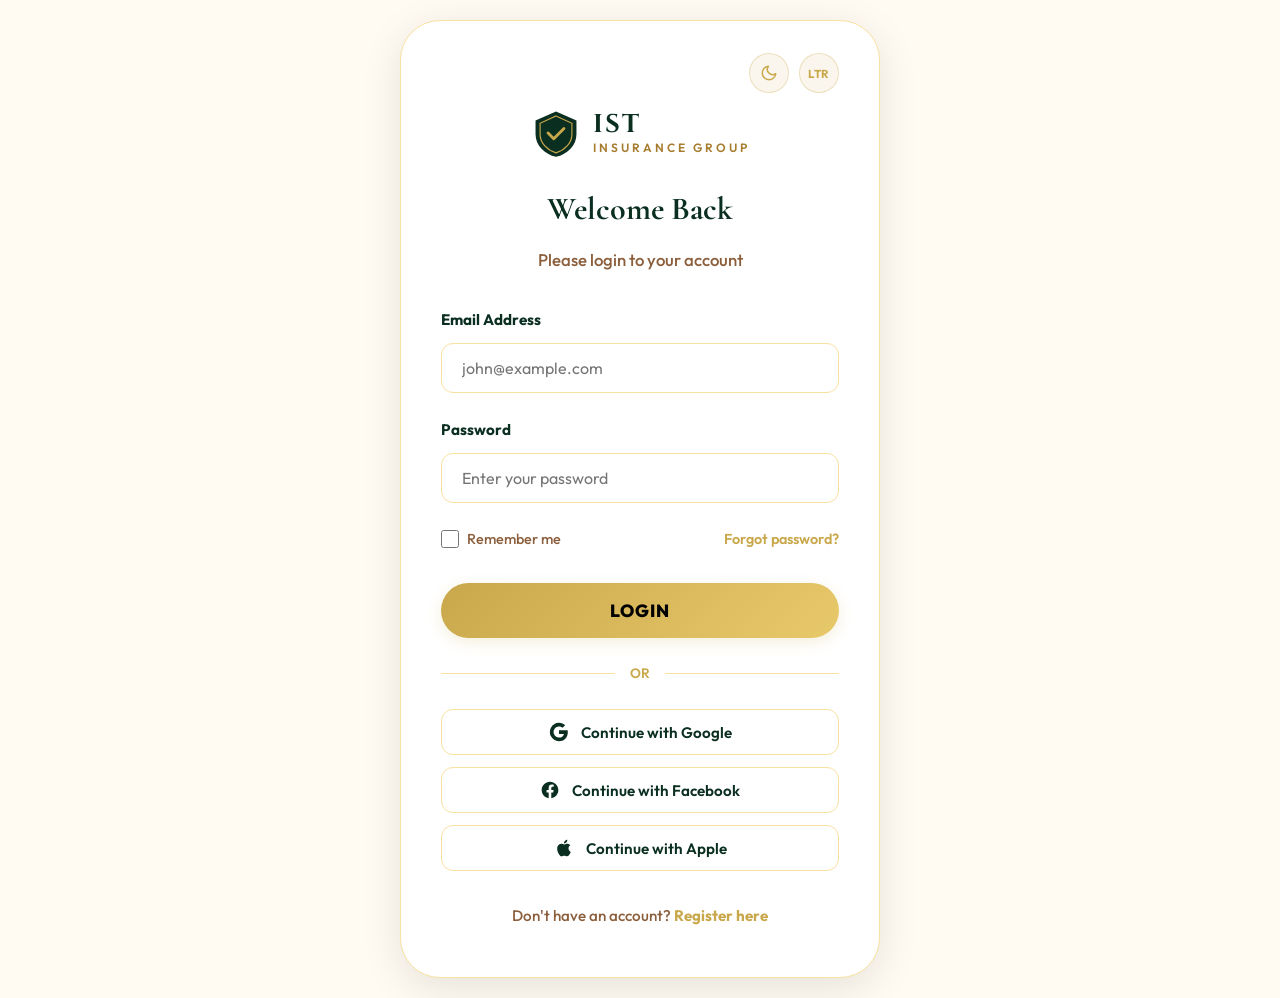
<file: login.html>
<!DOCTYPE html>
<html lang="en" dir="ltr">
<head>
  <meta charset="UTF-8" />
  <meta name="viewport" content="width=device-width, initial-scale=1.0" />
  <title>Login — IST Insurance</title>
  <link rel="icon" href="favicon.svg" type="image/svg+xml" />
  <link rel="stylesheet" href="styles.css" />
  <style>
    :root {
      --auth-bg: #fffbf2; /* matches the cream background in reference */
      --auth-border: #f9e1a1;
      --auth-card: #fff;
      --auth-text: var(--forest);
      --auth-sub: #8b5e3c;
      --auth-input-bg: #fff;
    }

    [data-theme="dark"] {
      --auth-bg: #05140d;
      --auth-border: rgba(201,168,76,0.3);
      --auth-card: #0a2116;
      --auth-text: #e0f2e9;
      --auth-sub: #a3b8ad;
      --auth-input-bg: #123d29;
    }

    body {
      background: var(--auth-bg);
      min-height: 100vh;
      display: flex;
      flex-direction: column;
      align-items: center;
      justify-content: center;
      padding: 20px;
      margin: 0;
      transition: background 0.3s;
    }

    .auth-lang-abs {
      display: flex;
      justify-content: flex-end;
      gap: 10px;
      margin-bottom: 15px;
    }

    [dir=rtl] .auth-lang-abs {
      justify-content: flex-start;
    }

    .auth-container {
      width: 100%;
      max-width: 480px;
      background: var(--auth-card);
      border: 1.5px solid var(--auth-border);
      border-radius: 40px;
      padding: 32px 40px 48px;
      box-shadow: 0 10px 40px rgba(0, 0, 0, 0.1);
      position: relative;
      transition: background 0.3s, border-color 0.3s;
    }

    .auth-logo {
      display: flex;
      align-items: center;
      justify-content: center;
      gap: 12px;
      margin-bottom: 24px;
      text-decoration: none;
    }

    .logo-text {
      display: flex;
      flex-direction: column;
      line-height: 1.1;
    }

    .logo-text .lt1 {
      font-family: var(--ff-title);
      font-size: 1.6rem;
      font-weight: 700;
      color: var(--auth-text);
      letter-spacing: 2px;
    }

    .logo-text .lt2 {
      font-size: 0.75rem;
      font-weight: 600;
      color: #a67c2e;
      text-transform: uppercase;
      letter-spacing: 3px;
      margin-top: 2px;
    }

    .auth-header {
      text-align: center;
      margin-bottom: 32px;
    }

    .auth-header h2 {
      font-family: var(--ff-display);
      font-size: 2rem;
      font-weight: 700;
      color: var(--auth-text);
      margin-bottom: 10px;
    }

    .auth-header p {
      color: var(--auth-sub);
      font-size: 1.05rem;
      font-weight: 500;
    }

    .form-group {
      margin-bottom: 24px;
    }

    .form-label {
      display: block;
      font-size: 0.95rem;
      font-weight: 700;
      color: var(--auth-text);
      margin-bottom: 10px;
    }

    .form-input {
      width: 100%;
      padding: 14px 20px;
      border: 1.5px solid var(--auth-border);
      border-radius: 12px;
      font-family: var(--ff-body);
      font-size: 1rem;
      color: var(--auth-text);
      transition: border-color 0.3s, box-shadow 0.3s, background 0.3s;
      background: var(--auth-input-bg);
    }

    .form-input:focus {
      outline: none;
      border-color: var(--gold);
      box-shadow: 0 0 0 4px rgba(201, 168, 76, 0.1);
    }

    .form-meta {
      display: flex;
      justify-content: space-between;
      align-items: center;
      margin-bottom: 32px;
      font-size: 0.9rem;
    }

    .form-checkbox {
      display: flex;
      align-items: center;
      gap: 8px;
      cursor: pointer;
      color: var(--auth-sub);
      font-weight: 500;
    }

    .form-checkbox input {
      width: 18px;
      height: 18px;
      cursor: pointer;
      accent-color: var(--gold);
    }

    .forgot-link {
      color: var(--gold);
      font-weight: 600;
      text-decoration: none;
    }
    .forgot-link:hover {
      opacity: 0.8;
    }

    .btn-auth {
      width: 100%;
      padding: 16px;
      background: linear-gradient(135deg, var(--gold), var(--gold-light));
      color: #000;
      font-weight: 800;
      font-size: 1.1rem;
      border: none;
      border-radius: 40px;
      cursor: pointer;
      text-transform: uppercase;
      letter-spacing: 1px;
      margin-bottom: 24px;
      box-shadow: 0 4px 15px rgba(201, 168, 76, 0.2);
      transition: transform 0.2s, box-shadow 0.2s;
    }

    .btn-auth:hover {
      transform: translateY(-2px);
      box-shadow: 0 6px 20px rgba(31, 163, 122, 0.3);
    }

    .auth-or {
      display: flex;
      align-items: center;
      text-align: center;
      margin-bottom: 24px;
      color: var(--gold);
      font-size: 0.85rem;
      font-weight: 600;
    }

    .auth-or::before, .auth-or::after {
      content: '';
      flex: 1;
      border-bottom: 1.5px solid var(--auth-border);
    }

    .auth-or:not(:empty)::before { margin-right: 15px; }
    .auth-or:not(:empty)::after { margin-left: 15px; }

    .btn-social {
      width: 100%;
      padding: 12px;
      background: var(--auth-card);
      border: 1.5px solid var(--auth-border);
      border-radius: 12px;
      font-family: var(--ff-body);
      font-size: 0.95rem;
      font-weight: 600;
      color: var(--auth-text);
      display: flex;
      align-items: center;
      justify-content: center;
      gap: 12px;
      margin-bottom: 12px;
      cursor: pointer;
      transition: background 0.3s;
    }

    .btn-social:hover {
      background: #fffaf0;
    }

    .btn-social svg {
      width: 20px;
      height: 20px;
    }

    .auth-footer {
      text-align: center;
      margin-top: 32px;
      font-size: 0.95rem;
      color: var(--auth-sub);
      font-weight: 500;
    }

    .auth-footer a {
      color: var(--gold);
      font-weight: 700;
      text-decoration: none;
    }
    .auth-footer a:hover {
      opacity: 0.8;
    }

    /* Mobile adjustments */
    @media (max-width: 480px) {
      .auth-container {
        padding: 24px 20px 40px;
        border-radius: 24px;
      }
      .lt1 { font-size: 1.4rem; }
    }
  </style>
</head>
<body class="no-global-components">

  <div class="auth-container">
    <div class="auth-lang-abs" style="display:flex; gap:10px;">
      <button class="lang-toggle" id="themeToggle" aria-label="Toggle Dark/Light Mode">
        <span data-icon="moon" style="width:18px;height:18px;display:flex"></span>
      </button>
      <button class="lang-toggle" id="langToggle" aria-label="Toggle RTL/LTR">LTR</button>
    </div>

    <a href="index.html" class="auth-logo">
      <svg class="logo-icon" viewBox="0 0 44 44" fill="none" xmlns="http://www.w3.org/2000/svg" style="width:50px; height:50px;">
        <path d="M22 3L40 11V23C40 33 32 40.5 22 43C12 40.5 4 33 4 23V11Z" fill="#0A2E1F"/>
        <path d="M22 7L36 13.5V23C36 31 29.5 37 22 39.5C14.5 37 8 31 8 23V13.5Z" fill="none" stroke="#C9A84C" stroke-width="1"/>
        <path d="M15 22l5 5 9-9" stroke="#C9A84C" stroke-width="2.5" stroke-linecap="round" stroke-linejoin="round"/>
      </svg>
      <div class="logo-text">
        <span class="lt1">IST</span>
        <span class="lt2">Insurance Group</span>
      </div>
    </a>

    <div class="auth-header">
      <h2>Welcome Back</h2>
      <p>Please login to your account</p>
    </div>

    <form action="user-dashboard.html">
      <div class="form-group">
        <label class="form-label">Email Address</label>
        <input type="email" class="form-input" placeholder="john@example.com" required />
      </div>

      <div class="form-group">
        <label class="form-label">Password</label>
        <input type="password" class="form-input" placeholder="Enter your password" required />
      </div>

      <div class="form-meta">
        <label class="form-checkbox">
          <input type="checkbox"> Remember me
        </label>
        <a href="#" class="forgot-link">Forgot password?</a>
      </div>

      <button type="submit" class="btn-auth">Login</button>
    </form>

    <div class="auth-or">OR</div>

    <button class="btn-social">
      <svg viewBox="0 0 24 24" fill="currentColor">
        <path d="M22.56 12.25c0-.78-.07-1.53-.2-2.25H12v4.26h5.92c-.26 1.37-1.04 2.53-2.21 3.31v2.77h3.57c2.08-1.92 3.28-4.74 3.28-8.09z"/>
        <path d="M12 23c2.97 0 5.46-.98 7.28-2.66l-3.57-2.77c-.98.66-2.23 1.06-3.71 1.06-2.86 0-5.29-1.93-6.16-4.53H2.18v2.84C3.99 20.53 7.7 23 12 23z"/>
        <path d="M5.84 14.09c-.22-.66-.35-1.36-.35-2.09s.13-1.43.35-2.09V7.07H2.18C1.43 8.55 1 10.22 1 12s.43 3.45 1.18 4.93l3.66-2.84z"/>
        <path d="M12 5.38c1.62 0 3.06.56 4.21 1.64l3.15-3.15C17.45 2.09 14.97 1 12 1 7.7 1 3.99 3.47 2.18 7.07l3.66 2.84c.87-2.6 3.3-4.53 6.16-4.53z"/>
      </svg>
      Continue with Google
    </button>

    <button class="btn-social">
      <svg viewBox="0 0 24 24" fill="currentColor">
        <path d="M22 12c0-5.52-4.48-10-10-10S2 6.48 2 12c0 4.99 3.65 9.12 8.44 9.88v-6.99H7.9V12h2.54V9.41c0-2.51 1.49-3.89 3.77-3.89 1.09 0 2.23.19 2.23.19v2.46h-1.26c-1.24 0-1.63.77-1.63 1.56V12h2.77l-.44 2.89h-2.33v6.99C18.35 21.12 22 16.99 22 12z"/>
      </svg>
      Continue with Facebook
    </button>

    <button class="btn-social">
      <svg viewBox="0 0 24 24" fill="currentColor">
        <path d="M18.71 19.5c-.83 1.24-1.71 2.45-3.05 2.47-1.34.03-1.77-.79-3.29-.79-1.53 0-2 .77-3.27.82-1.31.05-2.3-1.32-3.14-2.53C4.25 17 2.94 12.45 4.7 9.39c.87-1.52 2.43-2.48 4.12-2.51 1.28-.02 2.5.87 3.29.87.78 0 2.26-1.07 3.8-.91.65.03 2.47.26 3.64 1.98-.09.06-2.17 1.28-2.15 3.81.03 3.02 2.65 4.03 2.68 4.04-.03.07-.42 1.44-1.38 2.83M13 3.5c.73-.83 1.94-1.46 2.94-1.5.13 1.17-.34 2.35-1.04 3.19-.69.85-1.83 1.51-2.95 1.42-.15-1.15.41-2.35 1.05-3.11z"/>
      </svg>
      Continue with Apple
    </button>

    <div class="auth-footer">
      Don't have an account? <a href="register.html">Register here</a>
    </div>
  </div>

  <script src="icons.js"></script>
  <script>
    /* Initial Direction Load */
    function updateLangToggleText(d) {
      const btn = document.getElementById('langToggle');
      if (btn) btn.textContent = d === 'ltr' ? 'LTR' : 'RTL';
    }
    const savedDir = localStorage.getItem('IST-dir') || 'ltr';
    document.documentElement.setAttribute('dir', savedDir);
    updateLangToggleText(savedDir);

    document.getElementById('langToggle').addEventListener('click', () => {
      const current = document.documentElement.getAttribute('dir');
      const next = current === 'ltr' ? 'rtl' : 'ltr';
      document.documentElement.setAttribute('dir', next);
      localStorage.setItem('IST-dir', next);
      updateLangToggleText(next);
    });

    /* Theme Toggle */
    const theme = localStorage.getItem('IST-theme') || 'light';
    document.documentElement.setAttribute('data-theme', theme);
    
    function updateThemeIcon(t) {
      const btn = document.getElementById('themeToggle');
      if (!btn) return;
      const iconSpan = btn.querySelector('span[data-icon]');
      if (iconSpan) {
        const iconName = t === 'light' ? 'moon' : 'sun';
        iconSpan.setAttribute('data-icon', iconName);
        if (typeof ISTIcons !== 'undefined' && ISTIcons[iconName]) {
          iconSpan.innerHTML = ISTIcons[iconName];
        }
      }
    }
    updateThemeIcon(theme);

    document.getElementById('themeToggle').addEventListener('click', () => {
      const current = document.documentElement.getAttribute('data-theme');
      const next = current === 'light' ? 'dark' : 'light';
      document.documentElement.setAttribute('data-theme', next);
      localStorage.setItem('IST-theme', next);
      updateThemeIcon(next);
    });
  </script>
</body>
</html>
</file>
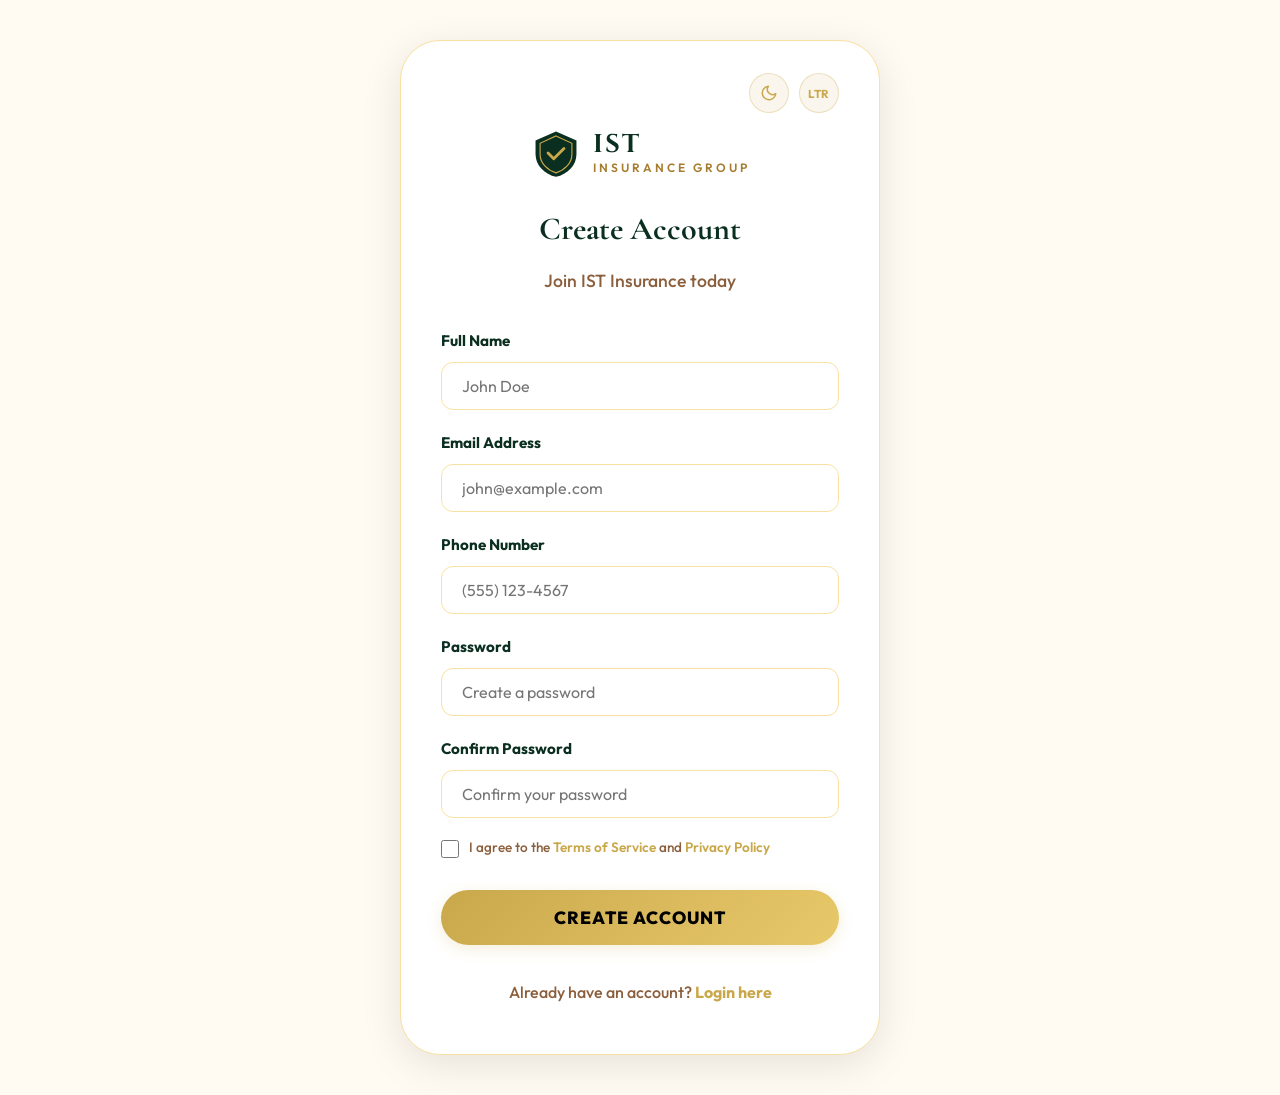
<file: register.html>
<!DOCTYPE html>
<html lang="en" dir="ltr">
<head>
  <meta charset="UTF-8" />
  <meta name="viewport" content="width=device-width, initial-scale=1.0" />
  <title>Register — IST Insurance</title>
  <link rel="icon" href="favicon.svg" type="image/svg+xml" />
  <link rel="stylesheet" href="styles.css" />
  <style>
    :root {
      --auth-bg: #fffbf2;
      --auth-border: #f9e1a1;
      --auth-card: #fff;
      --auth-text: var(--forest);
      --auth-sub: #8b5e3c;
      --auth-input-bg: #fff;
    }

    [data-theme="dark"] {
      --auth-bg: #05140d;
      --auth-border: rgba(201,168,76,0.3);
      --auth-card: #0a2116;
      --auth-text: #e0f2e9;
      --auth-sub: #a3b8ad;
      --auth-input-bg: #123d29;
    }

    body {
      background: var(--auth-bg);
      min-height: 100vh;
      display: flex;
      flex-direction: column;
      align-items: center;
      justify-content: center;
      padding: 40px 20px;
      margin: 0;
      transition: background 0.3s;
    }

    .auth-lang-abs {
      display: flex;
      justify-content: flex-end;
      gap: 10px;
      margin-bottom: 15px;
    }

    [dir=rtl] .auth-lang-abs {
      justify-content: flex-start;
    }

    .auth-container {
      width: 100%;
      max-width: 480px;
      background: var(--auth-card);
      border: 1.5px solid var(--auth-border);
      border-radius: 40px;
      padding: 32px 40px 48px;
      box-shadow: 0 10px 40px rgba(0, 0, 0, 0.1);
      position: relative;
      transition: background 0.3s, border-color 0.3s;
    }

    .auth-logo {
      display: flex;
      align-items: center;
      justify-content: center;
      gap: 12px;
      margin-bottom: 24px;
      text-decoration: none;
    }

    .logo-text {
      display: flex;
      flex-direction: column;
      line-height: 1.1;
    }

    .logo-text .lt1 {
      font-family: var(--ff-title);
      font-size: 1.6rem;
      font-weight: 700;
      color: var(--auth-text);
      letter-spacing: 2px;
    }

    .logo-text .lt2 {
      font-size: 0.75rem;
      font-weight: 600;
      color: #a67c2e;
      text-transform: uppercase;
      letter-spacing: 3px;
      margin-top: 2px;
    }

    .auth-header {
      text-align: center;
      margin-bottom: 32px;
    }

    .auth-header h2 {
      font-family: var(--ff-display);
      font-size: 2rem;
      font-weight: 700;
      color: var(--auth-text);
      margin-bottom: 10px;
    }

    .auth-header p {
      color: var(--auth-sub);
      font-size: 1.1rem;
      font-weight: 500;
    }

    .form-group {
      margin-bottom: 20px;
    }

    .form-label {
      display: block;
      font-size: 0.95rem;
      font-weight: 700;
      color: var(--auth-text);
      margin-bottom: 8px;
    }

    .form-input {
      width: 100%;
      padding: 13px 20px;
      border: 1.5px solid var(--auth-border);
      border-radius: 12px;
      font-family: var(--ff-body);
      font-size: 1rem;
      color: var(--auth-text);
      transition: border-color 0.3s, box-shadow 0.3s, background 0.3s;
      background: var(--auth-input-bg);
    }

    .form-input:focus {
      outline: none;
      border-color: var(--gold);
      box-shadow: 0 0 0 4px rgba(201, 168, 76, 0.1);
    }

    .form-checkbox {
      display: flex;
      align-items: flex-start;
      gap: 10px;
      cursor: pointer;
      color: var(--auth-sub);
      font-weight: 500;
      font-size: 0.85rem;
      margin-bottom: 32px;
      line-height: 1.4;
    }

    .form-checkbox input {
      width: 18px;
      height: 18px;
      cursor: pointer;
      accent-color: var(--gold);
      flex-shrink: 0;
      margin-top: 2px;
    }

    .form-checkbox a {
      color: var(--gold);
      font-weight: 600;
      text-decoration: none;
    }
    .form-checkbox a:hover {
      opacity: 0.8;
    }

    .btn-auth {
      width: 100%;
      padding: 16px;
      background: linear-gradient(135deg, var(--gold), var(--gold-light));
      color: #000;
      font-weight: 800;
      font-size: 1.1rem;
      border: none;
      border-radius: 40px;
      cursor: pointer;
      text-transform: uppercase;
      letter-spacing: 1px;
      margin-bottom: 24px;
      box-shadow: 0 4px 15px rgba(201, 168, 76, 0.2);
      transition: transform 0.2s, box-shadow 0.2s;
    }

    .btn-auth:hover {
      transform: translateY(-2px);
      box-shadow: 0 6px 20px rgba(31, 163, 122, 0.3);
    }

    .auth-footer {
      text-align: center;
      margin-top: 10px;
      font-size: 1rem;
      color: var(--auth-sub);
      font-weight: 500;
    }

    .auth-footer a {
      color: var(--gold);
      font-weight: 700;
      text-decoration: none;
    }
    .auth-footer a:hover {
      opacity: 0.8;
    }

    /* Mobile adjustments */
    @media (max-width: 480px) {
      .auth-container {
        padding: 24px 20px 40px;
        border-radius: 24px;
      }
      .lt1 { font-size: 1.4rem; }
    }
  </style>
</head>
<body class="no-global-components">

  <div class="auth-container">
    <div class="auth-lang-abs" style="display:flex; gap:10px;">
      <button class="lang-toggle" id="themeToggle" aria-label="Toggle Dark/Light Mode">
        <span data-icon="moon" style="width:18px;height:18px;display:flex"></span>
      </button>
      <button class="lang-toggle" id="langToggle" aria-label="Toggle RTL/LTR">LTR</button>
    </div>

    <a href="index.html" class="auth-logo">
      <svg class="logo-icon" viewBox="0 0 44 44" fill="none" xmlns="http://www.w3.org/2000/svg" style="width:50px; height:50px;">
        <path d="M22 3L40 11V23C40 33 32 40.5 22 43C12 40.5 4 33 4 23V11Z" fill="#0A2E1F"/>
        <path d="M22 7L36 13.5V23C36 31 29.5 37 22 39.5C14.5 37 8 31 8 23V13.5Z" fill="none" stroke="#C9A84C" stroke-width="1"/>
        <path d="M15 22l5 5 9-9" stroke="#C9A84C" stroke-width="2.5" stroke-linecap="round" stroke-linejoin="round"/>
      </svg>
      <div class="logo-text">
        <span class="lt1">IST</span>
        <span class="lt2">Insurance Group</span>
      </div>
    </a>

    <div class="auth-header">
      <h2>Create Account</h2>
      <p>Join IST Insurance today</p>
    </div>

    <form action="login.html">
      <div class="form-group">
        <label class="form-label">Full Name</label>
        <input type="text" class="form-input" placeholder="John Doe" required />
      </div>

      <div class="form-group">
        <label class="form-label">Email Address</label>
        <input type="email" class="form-input" placeholder="john@example.com" required />
      </div>

      <div class="form-group">
        <label class="form-label">Phone Number</label>
        <input type="tel" class="form-input" placeholder="(555) 123-4567" required />
      </div>

      <div class="form-group">
        <label class="form-label">Password</label>
        <input type="password" class="form-input" placeholder="Create a password" required />
      </div>

      <div class="form-group">
        <label class="form-label">Confirm Password</label>
        <input type="password" class="form-input" placeholder="Confirm your password" required />
      </div>

      <label class="form-checkbox">
        <input type="checkbox" required> 
        <span>I agree to the <a href="#">Terms of Service</a> and <a href="#">Privacy Policy</a></span>
      </label>

      <button type="submit" class="btn-auth">Create Account</button>
    </form>

    <div class="auth-footer">
      Already have an account? <a href="login.html">Login here</a>
    </div>
  </div>

  <script src="icons.js"></script>
  <script>
    function updateLangToggleText(d) {
      const btn = document.getElementById('langToggle');
      if (btn) btn.textContent = d === 'ltr' ? 'LTR' : 'RTL';
    }
    const savedDir = localStorage.getItem('IST-dir') || 'ltr';
    document.documentElement.setAttribute('dir', savedDir);
    updateLangToggleText(savedDir);

    document.getElementById('langToggle').addEventListener('click', () => {
      const current = document.documentElement.getAttribute('dir');
      const next = current === 'ltr' ? 'rtl' : 'ltr';
      document.documentElement.setAttribute('dir', next);
      localStorage.setItem('IST-dir', next);
      updateLangToggleText(next);
    });

    /* Theme Toggle */
    const theme = localStorage.getItem('IST-theme') || 'light';
    document.documentElement.setAttribute('data-theme', theme);
    
    function updateThemeIcon(t) {
      const btn = document.getElementById('themeToggle');
      if (!btn) return;
      const iconSpan = btn.querySelector('span[data-icon]');
      if (iconSpan) {
        const iconName = t === 'light' ? 'moon' : 'sun';
        iconSpan.setAttribute('data-icon', iconName);
        if (typeof ISTIcons !== 'undefined' && ISTIcons[iconName]) {
          iconSpan.innerHTML = ISTIcons[iconName];
        }
      }
    }
    updateThemeIcon(theme);

    document.getElementById('themeToggle').addEventListener('click', () => {
      const current = document.documentElement.getAttribute('data-theme');
      const next = current === 'light' ? 'dark' : 'light';
      document.documentElement.setAttribute('data-theme', next);
      localStorage.setItem('IST-theme', next);
      updateThemeIcon(next);
    });
  </script>
</body>
</html>
</file>
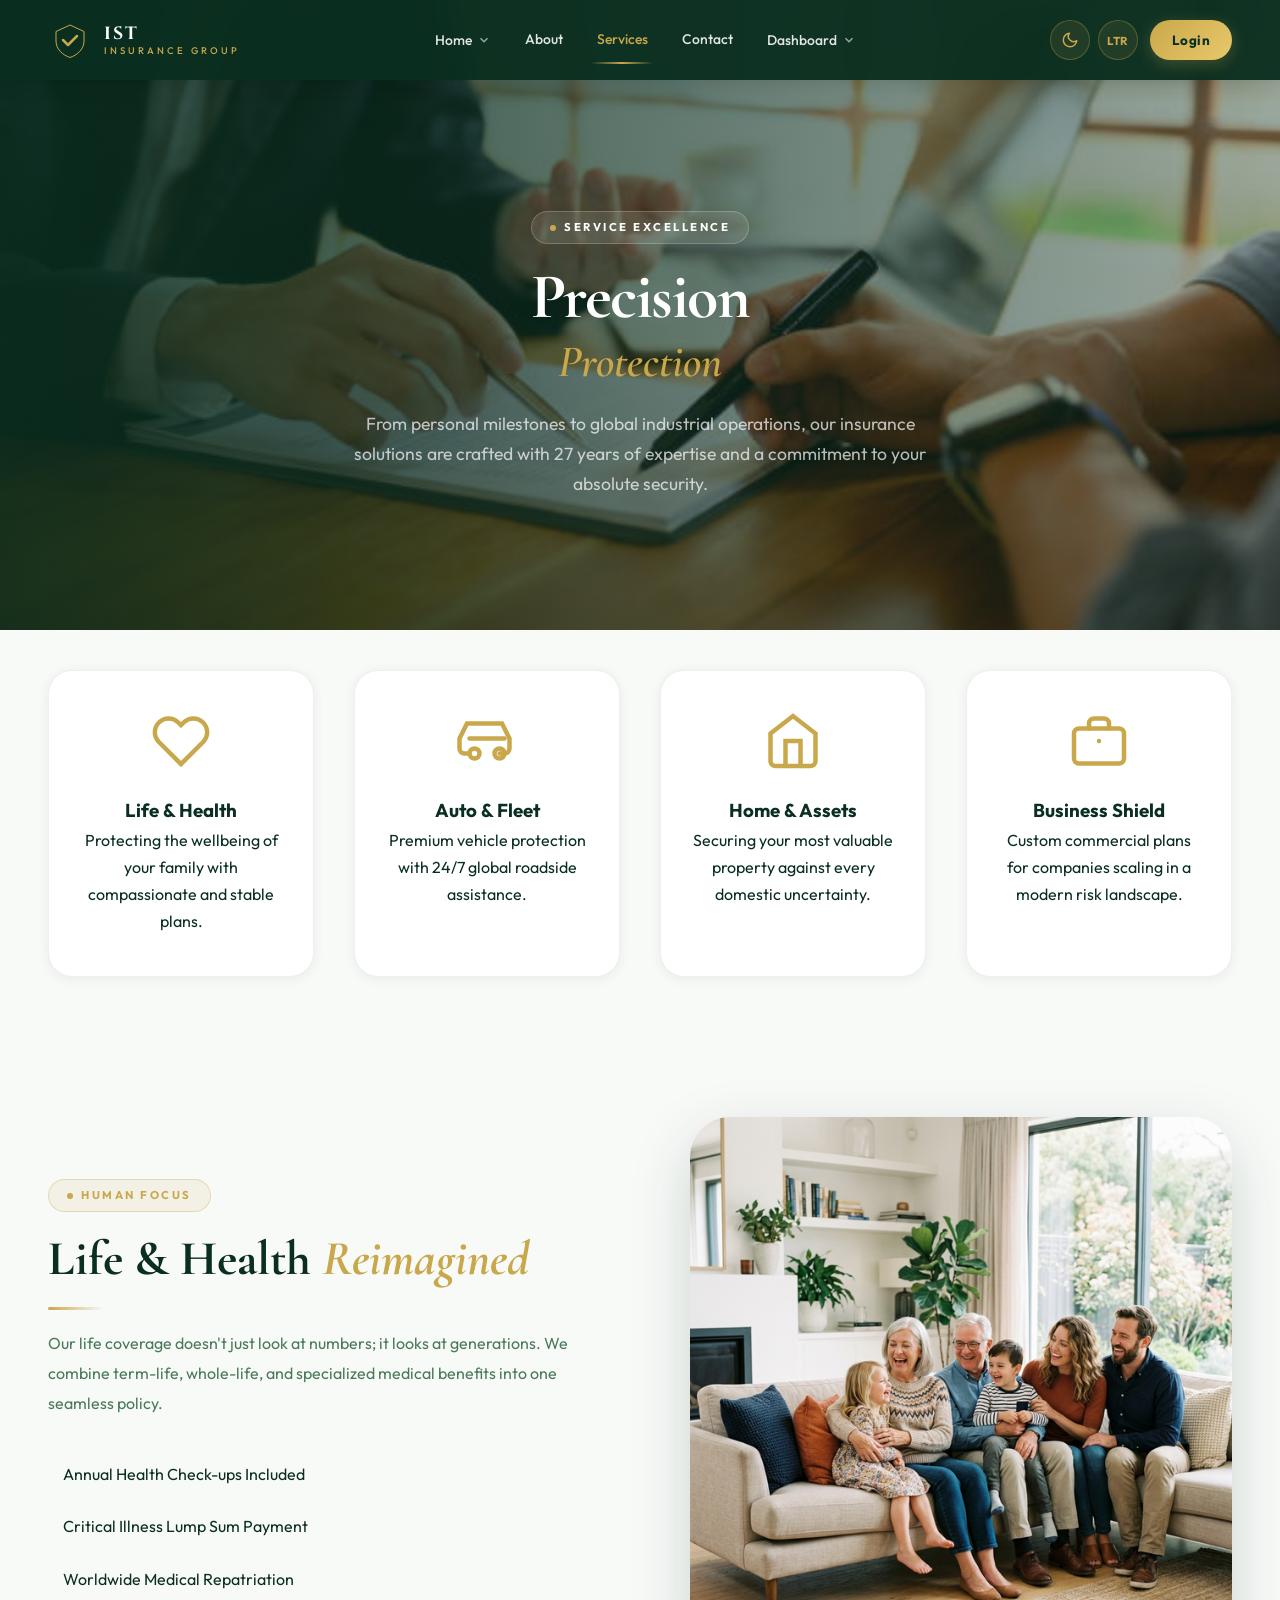
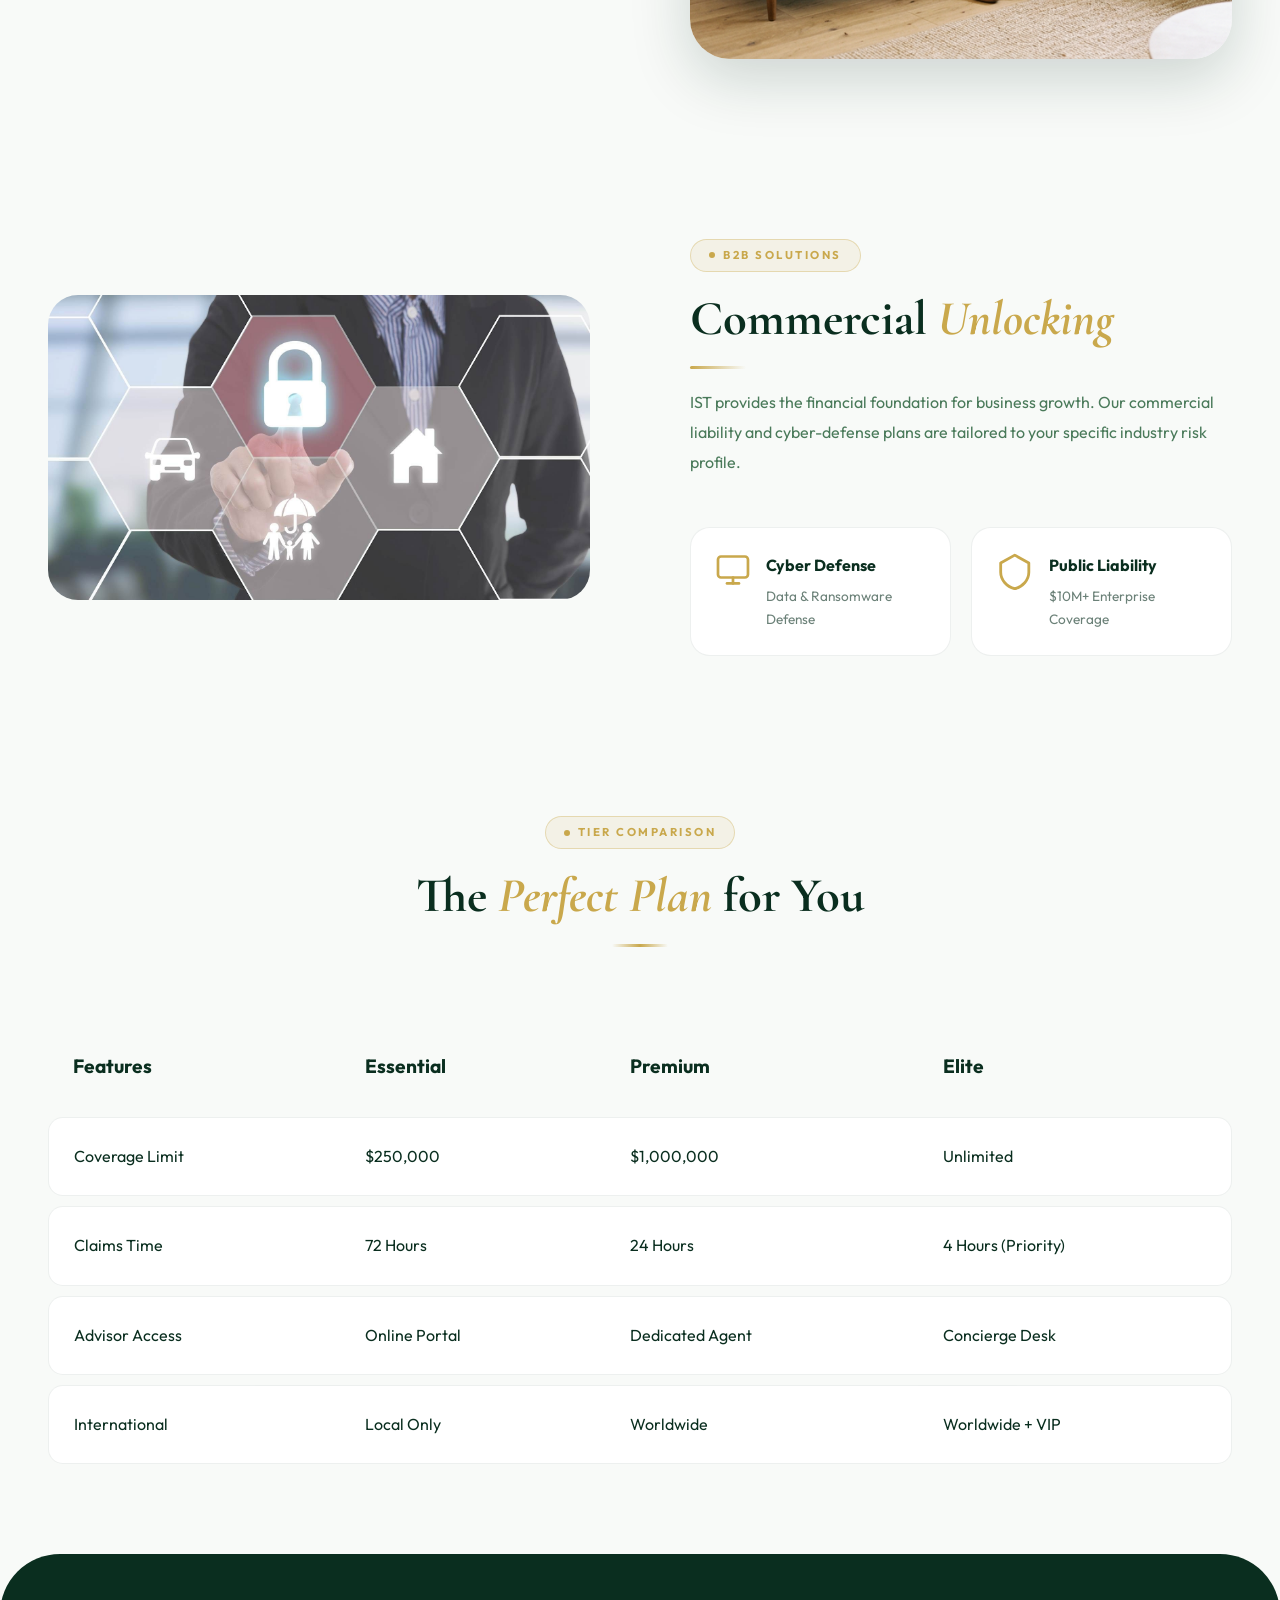
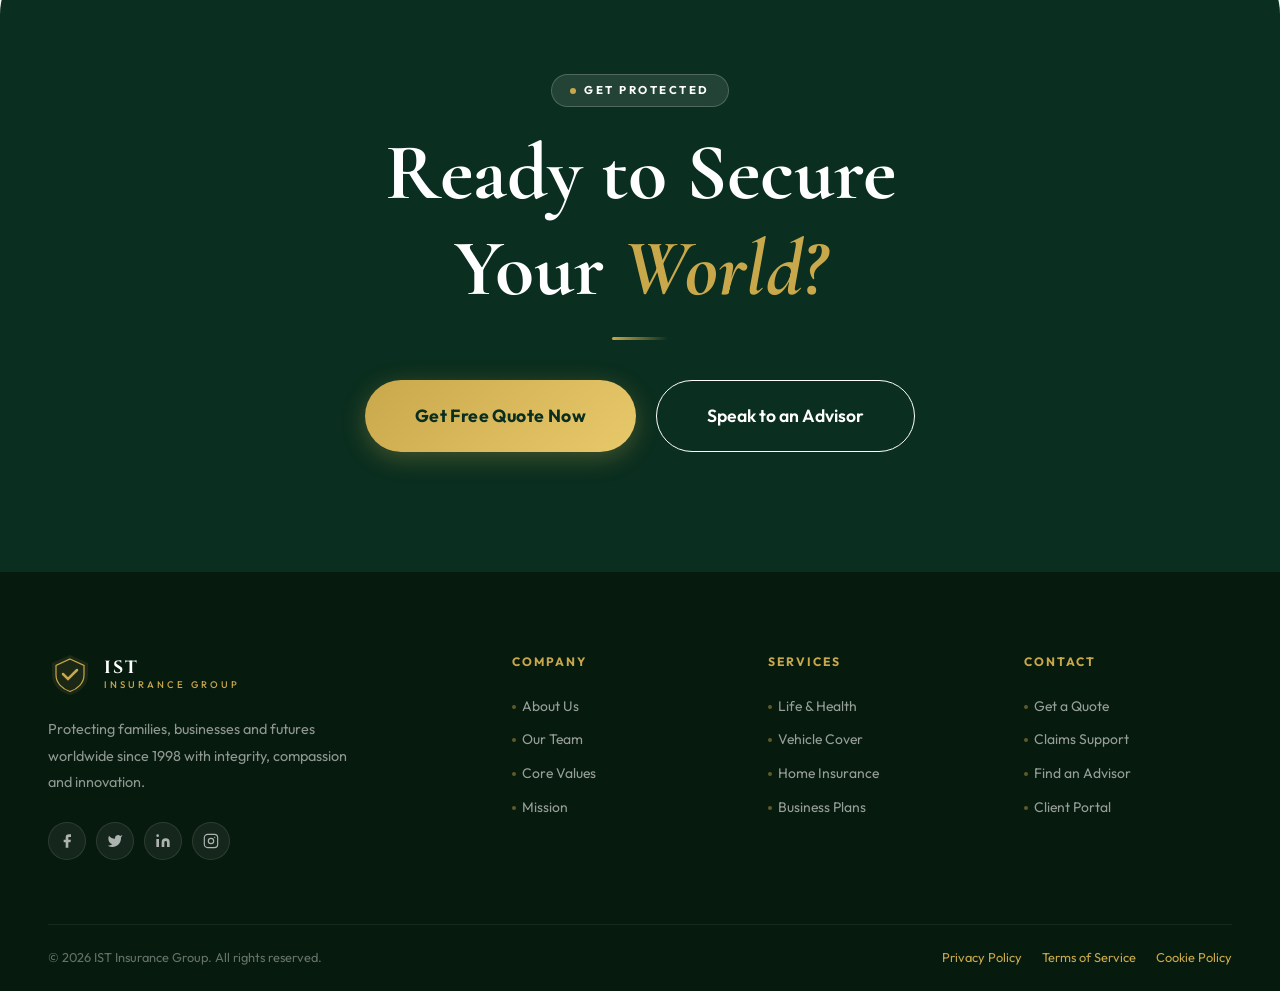
<file: services.html>
<!DOCTYPE html>
<html lang="en" dir="ltr">

<head>
    <meta charset="UTF-8" />
    <meta name="viewport" content="width=device-width,initial-scale=1.0" />
    <title>IST Services — Comprehensive Protection Plans</title>
    <meta name="description"
        content="Discover IST Insurance's 15 unique coverage sections including Life, Health, Auto, Home, Business, and specialized industrial protection." />
    <link rel="icon" href="favicon.svg" type="image/svg+xml" />
    <link rel="stylesheet" href="styles.css" />
    <link rel="stylesheet" href="services.css" />
</head>

<body>

    <!-- 1. HERO SECTION -->
    <section class="srv-hero section" id="services-hero">
        <div class="srv-hero-bg"></div>
        <div class="container">
            <div class="srv-hero-content reveal">
                <div class="section-badge"
                    style="background:rgba(255,255,255,0.1);border-color:rgba(255,255,255,0.2);color:#fff">Service
                    Excellence</div>
                <h1 class="reveal delay-1">
                    <span class="hero-h-top">Precision</span>
                    <span class="hero-h-mid">Protection</span>
                </h1>
                <p class="reveal delay-2" style="color:rgba(255,255,255,0.7);max-width:600px;font-size:1.1rem">From
                    personal milestones to global industrial operations, our insurance solutions are crafted with 27
                    years of expertise and a commitment to your absolute security.</p>
            </div>
        </div>
    </section>

    <!-- 2. CORE CATEGORIES GRID -->
    <section class="section" style="padding:0">
        <div class="container">
            <div class="srv-cat-grid">
                <div class="cat-card reveal delay-1">
                    <span class="cat-icon" data-icon="heart"></span>
                    <h3>Life & Health</h3>
                    <p>Protecting the wellbeing of your family with compassionate and stable plans.</p>
                </div>
                <div class="cat-card reveal delay-2">
                    <span class="cat-icon" data-icon="car"></span>
                    <h3>Auto & Fleet</h3>
                    <p>Premium vehicle protection with 24/7 global roadside assistance.</p>
                </div>
                <div class="cat-card reveal delay-3">
                    <span class="cat-icon" data-icon="home"></span>
                    <h3>Home & Assets</h3>
                    <p>Securing your most valuable property against every domestic uncertainty.</p>
                </div>
                <div class="cat-card reveal delay-4">
                    <span class="cat-icon" data-icon="briefcase"></span>
                    <h3>Business Shield</h3>
                    <p>Custom commercial plans for companies scaling in a modern risk landscape.</p>
                </div>
            </div>
        </div>
    </section>

    <!-- 3. LIFE & HEALTH DETAIL -->
    <section class="section pad" id="life-health">
        <div class="container">
            <div class="srv-split">
                <div class="reveal-left">
                    <div class="section-badge">Human Focus</div>
                    <h2 class="section-title">Life & Health <span class="accent">Reimagined</span></h2>
                    <div class="gold-line"></div>
                    <p class="section-subtitle">Our life coverage doesn't just look at numbers; it looks at generations.
                        We combine term-life, whole-life, and specialized medical benefits into one seamless policy.</p>
                    <div style="margin-top:40px">
                        <div style="display:flex;align-items:center;gap:15px;margin-bottom:20px"><span data-icon="check"
                                style="color:var(--gold);font-size:1.2rem">✓</span>Annual Health Check-ups Included
                        </div>
                        <div style="display:flex;align-items:center;gap:15px;margin-bottom:20px"><span data-icon="check"
                                style="color:var(--gold);font-size:1.2rem">✓</span>Critical Illness Lump Sum Payment
                        </div>
                        <div style="display:flex;align-items:center;gap:15px"><span data-icon="check"
                                style="color:var(--gold);font-size:1.2rem">✓</span>Worldwide Medical Repatriation</div>
                    </div>
                </div>
                <div class="reveal-right delay-2">
                    <div style="border-radius:40px;overflow:hidden;box-shadow:var(--shadow-lg)">
                        <img src="img_life.png" alt="Life Insurance" style="width:100%" />
                    </div>
                </div>
            </div>
        </div>
    </section>

    <!-- 4. BUSINESS CONTINUITY -->
    <section class="section pad bg-ivory" id="business">
        <div class="container">
            <div class="srv-split reverse">
                <div class="reveal-right">
                    <div class="section-badge">B2B Solutions</div>
                    <h2 class="section-title">Commercial <span class="accent">Unlocking</span></h2>
                    <div class="gold-line"></div>
                    <p class="section-subtitle">IST provides the financial foundation for business growth. Our
                        commercial liability and cyber-defense plans are tailored to your specific industry risk
                        profile.</p>
                    <div class="biz-list" style="margin-top:50px">
                        <div class="biz-item">
                            <span data-icon="digital" style="width:40px;height:40px;color:var(--gold)"></span>
                            <div><strong style="display:block;margin-bottom:5px">Cyber Defense</strong><span
                                    style="display:block;font-size:0.85rem;opacity:0.6">Data & Ransomware Defense</span>
                            </div>
                        </div>
                        <div class="biz-item">
                            <span data-icon="shield" style="width:40px;height:40px;color:var(--gold)"></span>
                            <div><strong style="display:block;margin-bottom:5px">Public Liability</strong><span
                                    style="display:block;font-size:0.85rem;opacity:0.6">$10M+ Enterprise Coverage</span>
                            </div>
                        </div>
                    </div>
                </div>
                <div class="reveal-left delay-2">
                    <img src="i6.jpg" alt="Business Insurance" style="width:100%;border-radius:30px" />
                </div>
            </div>
        </div>
    </section>

    <!-- 5. SERVICE PLAN COMPARISON -->
    <section class="section pad bg-ivory-dark" id="comparison">
        <div class="container">
            <div class="text-center">
                <div class="section-badge">Tier Comparison</div>
                <h2 class="section-title">The <span class="accent">Perfect Plan</span> for You</h2>
                <div class="gold-line"></div>
            </div>
            <div class="reveal delay-2" style="overflow-x:auto">
                <table class="plan-comp">
                    <thead>
                        <tr>
                            <th>Features</th>
                            <th>Essential</th>
                            <th>Premium</th>
                            <th>Elite</th>
                        </tr>
                    </thead>
                    <tbody>
                        <tr>
                            <td>Coverage Limit</td>
                            <td>$250,000</td>
                            <td>$1,000,000</td>
                            <td>Unlimited</td>
                        </tr>
                        <tr>
                            <td>Claims Time</td>
                            <td>72 Hours</td>
                            <td>24 Hours</td>
                            <td>4 Hours (Priority)</td>
                        </tr>
                        <tr>
                            <td>Advisor Access</td>
                            <td>Online Portal</td>
                            <td>Dedicated Agent</td>
                            <td>Concierge Desk</td>
                        </tr>
                        <tr>
                            <td>International</td>
                            <td>Local Only</td>
                            <td>Worldwide</td>
                            <td>Worldwide + VIP</td>
                        </tr>
                    </tbody>
                </table>
            </div>
        </div>
    </section>

    <!-- 6. FINAL SERVICE CTA -->
    <section class="srv-cta section" id="srv-final">
        <div class="container reveal">
            <div class="section-badge"
                style="background:rgba(255,255,255,0.1);color:#fff;border-color:rgba(255,255,255,0.2)">Get Protected
            </div>
            <h2 class="section-title section-title-light" style="font-size:clamp(3rem,8vw,5rem)">Ready to Secure
                <br>Your <span class="accent">World?</span></h2>
            <div class="gold-line" style="margin:20px auto"></div>
            <div style="display:flex;gap:20px;justify-content:center;flex-wrap:wrap;margin-top:40px">
                <a href="contact.html" class="btn-primary" style="padding:20px 50px;font-size:1.1rem">Get Free Quote
                    Now</a>
                <a href="contact.html" class="btn-outline"
                    style="border-color:#fff;color:#fff;padding:20px 50px;font-size:1.1rem">Speak to an Advisor</a>
            </div>
        </div>
    </section>

    <script src="icons.js"></script>
    <script src="components.js"></script>
</body>

</html>
</file>
<file: styles.css>
/* ============================================================
   IST INSURANCE — GLOBAL DESIGN SYSTEM v2
   Font: PMingLiU-ExtB (system) + Cinzel + Outfit
   Palette: Forest Green | Gold | Ivory | White
   ============================================================ */
@import url('https://fonts.googleapis.com/css2?family=Cinzel:wght@400;600;700&family=Outfit:wght@300;400;500;600;700;800&family=Cormorant+Garamond:ital,wght@0,400;0,600;0,700;1,400;1,600;1,700&display=swap');

:root {
    /* ── Greens ── */
    --forest: #0A2E1F;
    --forest-mid: #123D29;
    --forest-light: #1A5E3A;
    --green-soft: #2D7A56;
    --green-pale: #EBF5F0;
    --green-tint: #F0F9F4;

    /* ── Gold ── */
    --gold: #C9A84C;
    --gold-light: #E8C96A;
    --gold-pale: #F5E6B8;

    /* ── Neutrals ── */
    --ivory: #F8FAF8;
    --ivory-dark: #EDF5F0;
    --white: #FFFFFF;
    --text-dark: #0A2E1F;
    --text-mid: #1A5E3A;
    --text-light: #4A7A5A;
    --text-muted: #7FA98A;
    --slate: #6B8C7A;

    /* ── Fonts ── */
    --ff-display: 'PMingLiU-ExtB', 'Cormorant Garamond', Georgia, serif;
    --ff-title: 'Cinzel', 'PMingLiU-ExtB', serif;
    --ff-body: 'Outfit', sans-serif;

    /* ── Radii ── */
    --radius-sm: 6px;
    --radius-md: 14px;
    --radius-lg: 28px;
    --radius-xl: 80px;

    /* ── Shadows ── */
    --shadow-sm: 0 2px 12px rgba(10, 46, 31, .07);
    --shadow-md: 0 8px 32px rgba(10, 46, 31, .12);
    --shadow-lg: 0 20px 60px rgba(10, 46, 31, .18);
    --shadow-gold: 0 8px 32px rgba(201, 168, 76, .28);

    /* ── Transitions ── */
    --t: 0.35s cubic-bezier(.4, 0, .2, 1);
    --ts: 0.65s cubic-bezier(.4, 0, .2, 1);

    --header-h: 80px;

    /* ── Theme Variables (Light Default) ── */
    --bg-primary: var(--ivory);
    --bg-secondary: var(--white);
    --bg-tertiary: var(--green-tint);
    --bg-card: var(--white);
    --text-main: var(--text-dark);
    --text-body: var(--text-light);
    --text-muted-th: var(--text-muted);
    --border-th: rgba(10, 46, 31, .07);
    --input-bg: var(--white);
    --shadow-th: var(--shadow-sm);
}

[data-theme="dark"] {
    /* Issue 5: True black bg with dark grey alternates — no more full green backgrounds */
    --bg-primary: #0a0a0a;
    --bg-secondary: #141414;
    --bg-tertiary: #1a1a1a;
    --bg-card: #1c1c1c;
    --text-main: #e8f5ee;
    --text-body: #a3b8ad;
    --text-muted-th: #708a7a;
    --border-th: rgba(201, 168, 76, .15);
    --input-bg: #242424;
    --shadow-th: 0 8px 32px rgba(0, 0, 0, .5);

    /* Keep dark-forest for header/nav/CTA sections that intentionally use dark green */
    --forest: #0d1f14;
    --forest-mid: #050d08;
    --forest-light: #122b1a;

    /* Issue 8: distinct footer color in dark mode */
    --footer-bg: #000000;
}

/* ── Reset ── */
*,
*::before,
*::after {
    box-sizing: border-box;
    margin: 0;
    padding: 0
}

html {
    scroll-behavior: smooth;
    font-size: 16px
}

body {
    font-family: var(--ff-body);
    background: var(--bg-primary);
    color: var(--text-main);
    line-height: 1.7;
    overflow-x: hidden;
    transition: background var(--t), color var(--t)
}

[dir=rtl] body {
    direction: rtl
}

img {
    max-width: 100%;
    display: block
}

a {
    text-decoration: none;
    color: inherit
}

ul {
    list-style: none
}

button {
    font-family: var(--ff-body);
    cursor: pointer;
    border: none;
    outline: none
}

::-webkit-scrollbar {
    width: 6px
}

::-webkit-scrollbar-track {
    background: var(--forest)
}

::-webkit-scrollbar-thumb {
    background: var(--gold);
    border-radius: 10px
}

/* ══ HEADER ══ */
.site-header {
    position: fixed;
    top: 0;
    left: 0;
    right: 0;
    height: var(--header-h);
    z-index: 1000;
    display: flex;
    align-items: center;
    padding: 0 48px;
    transition: background var(--t), box-shadow var(--t);
    background: rgba(10, 46, 31, .95);
    backdrop-filter: blur(12px);
    box-shadow: 0 2px 20px rgba(0, 0, 0, .15);
}

.site-header.scrolled {
    background: rgba(10, 46, 31, .98);
    backdrop-filter: blur(24px);
    box-shadow: 0 4px 30px rgba(0, 0, 0, .22);
}

.header-inner {
    display: flex;
    align-items: center;
    width: 100%;
    max-width: 1400px;
    margin: 0 auto;
    gap: 32px
}

/* Logo */
.header-logo {
    display: flex;
    align-items: center;
    gap: 12px;
    flex-shrink: 0
}

.logo-icon {
    width: 44px;
    height: 44px
}

.logo-text {
    display: flex;
    flex-direction: column;
    line-height: 1.1
}

.logo-text .lt1 {
    font-family: var(--ff-title);
    font-size: 1.1rem;
    font-weight: 700;
    color: #fff;
    letter-spacing: 2px
}

.logo-text .lt2 {
    font-size: .6rem;
    font-weight: 500;
    color: var(--gold);
    letter-spacing: 3px;
    text-transform: uppercase;
    margin-top: 1px
}

/* Desktop Nav */
.header-nav {
    flex: 1;
    display: flex;
    align-items: center;
    justify-content: center
}

.nav-list {
    display: flex;
    align-items: center;
    gap: 2px
}

.nav-item {
    position: relative
}

.nav-link {
    display: flex;
    align-items: center;
    gap: 5px;
    padding: 8px 16px;
    font-size: .87rem;
    font-weight: 500;
    color: rgba(255, 255, 255, .88);
    border-radius: var(--radius-sm);
    transition: color var(--t);
    white-space: nowrap;
    cursor: pointer;
    background: none;
    position: relative
}

.nav-link:hover,
.nav-link.active {
    color: var(--gold)
}

/* Gold underline indicator for active desktop nav link */
.nav-link::after {
    content: '';
    position: absolute;
    bottom: -4px;
    left: 50%;
    transform: translateX(-50%) scaleX(0);
    width: calc(100% - 20px);
    height: 2px;
    background: linear-gradient(90deg, transparent, var(--gold), transparent);
    border-radius: 2px;
    transition: transform .3s cubic-bezier(.4, 0, .2, 1), opacity .3s;
    opacity: 0;
}

.nav-link.active::after {
    transform: translateX(-50%) scaleX(1);
    opacity: 1;
}

.nav-link .chev {
    width: 14px;
    height: 14px;
    transition: transform var(--t);
    opacity: .65;
    flex-shrink: 0
}

.nav-item:hover .chev,
.nav-item:focus-within .chev {
    transform: rotate(180deg)
}

/* Dropdown */
.dropdown {
    position: absolute;
    top: calc(100% + 14px);
    left: 50%;
    transform: translateX(-50%) translateY(-8px);
    min-width: 220px;
    background: rgba(10, 46, 31, .97);
    backdrop-filter: blur(20px);
    border: 1px solid rgba(201, 168, 76, .2);
    border-radius: var(--radius-md);
    padding: 8px;
    opacity: 0;
    visibility: hidden;
    pointer-events: none;
    transition: opacity var(--t), transform var(--t), visibility var(--t);
    box-shadow: var(--shadow-lg)
}

[dir=rtl] .dropdown {
    left: auto;
    right: 50%;
    transform: translateX(50%) translateY(-8px)
}

.nav-item:hover .dropdown,
.nav-item:focus-within .dropdown {
    opacity: 1;
    visibility: visible;
    pointer-events: all;
    transform: translateX(-50%) translateY(0)
}

[dir=rtl] .nav-item:hover .dropdown,
[dir=rtl] .nav-item:focus-within .dropdown {
    transform: translateX(50%) translateY(0)
}

.dropdown a {
    display: flex;
    align-items: center;
    gap: 10px;
    padding: 10px 16px;
    font-size: .85rem;
    font-weight: 500;
    color: rgba(255, 255, 255, .82);
    border-radius: var(--radius-sm);
    transition: background var(--t), color var(--t)
}

.dropdown a:hover {
    background: rgba(201, 168, 76, .12);
    color: var(--gold)
}

.dropdown a svg {
    width: 16px;
    height: 16px;
    flex-shrink: 0;
    opacity: .65
}

/* Header right */
.header-right {
    display: flex;
    align-items: center;
    gap: 12px;
    flex-shrink: 0
}

.header-toggles {
    display: flex;
    align-items: center;
    gap: 8px
}

.lang-toggle {
    width: 40px;
    height: 40px;
    border-radius: 50%;
    background: rgba(201, 168, 76, .1);
    border: 1px solid rgba(201, 168, 76, .3);
    display: flex;
    align-items: center;
    justify-content: center;
    cursor: pointer;
    transition: background var(--t), transform var(--t), border-color var(--t), color var(--t);
    color: var(--gold);
    font-family: var(--ff-body);
    font-weight: 700;
    font-size: 0.72rem;
    letter-spacing: 0.5px;
    text-transform: uppercase;
    user-select: none;
}

.lang-toggle:hover {
    background: rgba(201, 168, 76, .22);
    transform: translateY(-2px);
    border-color: var(--gold);
}

.lang-toggle svg {
    width: 18px;
    height: 18px
}

.btn-cta {
    padding: 9px 22px;
    background: linear-gradient(135deg, var(--gold), var(--gold-light));
    color: var(--forest);
    font-size: .84rem;
    font-weight: 700;
    letter-spacing: .4px;
    border-radius: var(--radius-xl);
    transition: box-shadow var(--t), transform var(--t);
    box-shadow: 0 4px 16px rgba(201, 168, 76, .28);
    display: inline-block
}

.btn-cta:hover {
    transform: translateY(-2px);
    box-shadow: var(--shadow-gold)
}

/* Hamburger */
.hamburger {
    display: none;
    flex-direction: column;
    gap: 5px;
    width: 36px;
    height: 36px;
    padding: 8px 6px;
    border-radius: var(--radius-sm);
    background: rgba(255, 255, 255, .07);
    cursor: pointer;
    flex-shrink: 0
}

.hamburger span {
    display: block;
    height: 2px;
    background: #fff;
    border-radius: 2px;
    transition: transform var(--t), opacity var(--t)
}

.hamburger span:nth-child(2) {
    width: 70%
}

[dir=rtl] .hamburger span:nth-child(2) {
    margin-left: auto;
    margin-right: 0
}

.hamburger.open span:nth-child(1) {
    transform: translateY(7px) rotate(45deg)
}

.hamburger.open span:nth-child(2) {
    opacity: 0;
    transform: scaleX(0)
}

.hamburger.open span:nth-child(3) {
    transform: translateY(-7px) rotate(-45deg)
}

/* Mobile Menu */
.mobile-menu {
    position: fixed;
    top: var(--header-h);
    left: 0;
    right: 0;
    bottom: 0;
    background: rgba(10, 46, 31, .99);
    backdrop-filter: blur(20px);
    z-index: 999;
    padding: 32px 28px;
    overflow-y: auto;
    transform: translateX(-105%);
    transition: transform var(--ts);
}

.mobile-menu.open {
    transform: translateX(0);
}

[dir=rtl] .mobile-menu {
    transform: translateX(105%);
}

[dir=rtl] .mobile-menu.open {
    transform: translateX(0);
}

.mobile-nav-list {
    display: flex;
    flex-direction: column;
    gap: 4px;
}

.mobile-nav-link {
    display: flex;
    align-items: center;
    justify-content: space-between;
    padding: 14px 18px;
    font-size: 1rem;
    font-weight: 600;
    color: #fff;
    border-radius: var(--radius-md);
    transition: background var(--t), color var(--t);
    width: 100%;
    text-align: left;
    background: none;
}

[dir=rtl] .mobile-nav-link {
    text-align: right;
}

.mobile-nav-link:hover,
.mobile-nav-link.active {
    background: rgba(201, 168, 76, .08);
    color: var(--gold);
}

/* Gold left-border indicator for active mobile nav link */
.mobile-nav-link.active {
    border-left: 3px solid var(--gold);
    padding-left: 15px;
    background: rgba(201, 168, 76, .1);
}

[dir=rtl] .mobile-nav-link.active {
    border-left: none;
    border-right: 3px solid var(--gold);
    padding-left: 18px;
    padding-right: 15px;
}

/* Active indicator dot for mobile dropdown sub-links */
.mobile-dropdown a.active {
    color: var(--gold);
    font-weight: 600;
    padding-left: 42px;
}

.mobile-dropdown a.active::before {
    content: '';
    display: inline-block;
    width: 6px;
    height: 6px;
    background: var(--gold);
    border-radius: 50%;
    margin-right: 8px;
    flex-shrink: 0;
}

.mobile-nav-link .chev {
    width: 16px;
    height: 16px;
    transition: transform var(--t);
    opacity: .6;
}

.mobile-nav-link.expanded .chev {
    transform: rotate(180deg);
}

.mobile-dropdown {
    max-height: 0;
    overflow: hidden;
    transition: max-height var(--ts);
}

.mobile-dropdown.open {
    max-height: 200px;
}

.mobile-dropdown a {
    display: flex;
    align-items: center;
    gap: 8px;
    padding: 11px 36px;
    font-size: .9rem;
    color: rgba(255, 255, 255, .68);
    transition: color var(--t);
}

.mobile-dropdown a:hover {
    color: var(--gold);
}

.mobile-divider {
    height: 1px;
    background: rgba(255, 255, 255, .07);
    margin: 18px 0;
}

.mobile-bottom {
    display: flex;
    align-items: center;
    justify-content: center;
    margin-top: 20px;
}

/* ══ LAYOUT UTILS ══ */
.section {
    position: relative;
    overflow: hidden
}

.container {
    max-width: 1280px;
    margin: 0 auto;
    padding: 0 48px
}

.section-badge {
    display: inline-flex;
    align-items: center;
    gap: 8px;
    padding: 6px 18px;
    background: rgba(201, 168, 76, .1);
    border: 1px solid rgba(201, 168, 76, .35);
    border-radius: var(--radius-xl);
    font-size: .71rem;
    font-weight: 700;
    letter-spacing: 2.5px;
    text-transform: uppercase;
    color: var(--gold);
    margin-bottom: 18px
}

.section-badge::before {
    content: '';
    width: 6px;
    height: 6px;
    background: var(--gold);
    border-radius: 50%
}

.section-title {
    font-family: var(--ff-display);
    font-size: clamp(1.7rem, 3.8vw, 3.1rem);
    font-weight: 700;
    line-height: 1.2;
    color: var(--text-main);
    overflow-wrap: break-word;
    word-wrap: break-word
}

.section-title .accent {
    color: var(--gold);
    font-style: italic
}

.section-title-light {
    color: #fff !important
}

.section-subtitle {
    font-size: 1rem;
    color: var(--text-body);
    max-width: 580px;
    line-height: 1.88;
    overflow-wrap: break-word
}

.section-subtitle-light {
    color: rgba(255, 255, 255, .68) !important
}

.text-center {
    text-align: center
}

.text-center .section-subtitle {
    margin: 0 auto
}

.gold-line {
    width: 56px;
    height: 3px;
    background: linear-gradient(90deg, var(--gold), transparent);
    border-radius: 2px;
    margin: 18px 0
}

.text-center .gold-line {
    margin: 18px auto;
    background: linear-gradient(90deg, transparent, var(--gold), transparent)
}

/* ── Buttons ── */
.btn-primary {
    display: inline-flex;
    align-items: center;
    gap: 10px;
    padding: 14px 34px;
    background: linear-gradient(135deg, var(--gold), var(--gold-light));
    color: var(--forest);
    font-size: .9rem;
    font-weight: 700;
    letter-spacing: .4px;
    border-radius: var(--radius-xl);
    transition: transform var(--t), box-shadow var(--t);
    box-shadow: 0 6px 24px rgba(201, 168, 76, .3);
    cursor: pointer;
    border: none;
    font-family: var(--ff-body)
}

.btn-primary:hover {
    transform: translateY(-3px);
    box-shadow: 0 12px 36px rgba(201, 168, 76, .45)
}

.btn-outline {
    display: inline-flex;
    align-items: center;
    gap: 10px;
    padding: 14px 34px;
    background: transparent;
    color: #fff;
    font-size: .9rem;
    font-weight: 600;
    border-radius: var(--radius-xl);
    border: 1.5px solid rgba(255, 255, 255, .42);
    transition: border-color var(--t), color var(--t), transform var(--t);
    cursor: pointer;
    font-family: var(--ff-body)
}

.btn-outline:hover {
    border-color: var(--gold);
    color: var(--gold);
    transform: translateY(-3px)
}

.btn-outline-dark {
    display: inline-flex;
    align-items: center;
    gap: 10px;
    padding: 14px 34px;
    background: transparent;
    color: var(--forest);
    font-size: .9rem;
    font-weight: 600;
    border-radius: var(--radius-xl);
    border: 1.5px solid var(--forest);
    transition: background var(--t), color var(--t), transform var(--t);
    cursor: pointer;
    font-family: var(--ff-body)
}

.btn-outline-dark:hover {
    background: var(--forest);
    color: #fff;
    transform: translateY(-3px)
}

.btn-outline-dark-gold {
    display: inline-flex;
    align-items: center;
    gap: 10px;
    padding: 14px 34px;
    background: transparent;
    color: var(--gold);
    font-size: .9rem;
    font-weight: 600;
    border-radius: var(--radius-xl);
    border: 1.5px solid var(--gold);
    transition: background var(--t), color var(--t), transform var(--t);
    cursor: pointer;
    font-family: var(--ff-body)
}

.btn-outline-dark-gold:hover {
    background: var(--gold);
    color: var(--forest);
    transform: translateY(-3px)
}

/* ── Card ── */
.card {
    background: var(--bg-card);
    border-radius: var(--radius-lg);
    box-shadow: var(--shadow-th);
    border: 1px solid var(--border-th);
    transition: transform var(--t), box-shadow var(--t), background var(--t);
    overflow: hidden
}

.card:hover {
    transform: translateY(-6px);
    box-shadow: var(--shadow-md)
}

/* ── Icon containers ── */
.icon-box {
    width: 52px;
    height: 52px;
    border-radius: 14px;
    display: flex;
    align-items: center;
    justify-content: center;
    flex-shrink: 0
}

.icon-box svg {
    width: 24px;
    height: 24px
}

.icon-box-sm {
    width: 40px;
    height: 40px;
    border-radius: 10px;
    display: flex;
    align-items: center;
    justify-content: center;
    flex-shrink: 0
}

.icon-box-sm svg {
    width: 18px;
    height: 18px
}

.icon-box-lg {
    width: 68px;
    height: 68px;
    border-radius: 18px;
    display: flex;
    align-items: center;
    justify-content: center;
    flex-shrink: 0
}

.icon-box-lg svg {
    width: 32px;
    height: 32px
}

/* ── Reveal Animations ── */
.reveal {
    opacity: 0;
    transform: translateY(36px);
    transition: opacity .8s ease, transform .8s ease
}

.reveal.visible {
    opacity: 1;
    transform: translateY(0)
}

.reveal-left {
    opacity: 0;
    transform: translateX(-48px);
    transition: opacity .8s ease, transform .8s ease
}

.reveal-left.visible {
    opacity: 1;
    transform: translateX(0)
}

.reveal-right {
    opacity: 0;
    transform: translateX(48px);
    transition: opacity .8s ease, transform .8s ease
}

.reveal-right.visible {
    opacity: 1;
    transform: translateX(0)
}

.reveal-scale {
    opacity: 0;
    transform: scale(.88);
    transition: opacity .8s ease, transform .8s ease
}

.reveal-scale.visible {
    opacity: 1;
    transform: scale(1)
}

[dir=rtl] .reveal-left {
    transform: translateX(48px)
}

[dir=rtl] .reveal-left.visible {
    transform: translateX(0)
}

[dir=rtl] .reveal-right {
    transform: translateX(-48px)
}

[dir=rtl] .reveal-right.visible {
    transform: translateX(0)
}

.delay-1 {
    transition-delay: .1s !important
}

.delay-2 {
    transition-delay: .2s !important
}

.delay-3 {
    transition-delay: .3s !important
}

.delay-4 {
    transition-delay: .4s !important
}

.delay-5 {
    transition-delay: .5s !important
}

.delay-6 {
    transition-delay: .6s !important
}

.delay-7 {
    transition-delay: .7s !important
}

.delay-8 {
    transition-delay: .8s !important
}

/* blob */
.blob {
    position: absolute;
    border-radius: 50%;
    filter: blur(80px);
    pointer-events: none;
    z-index: 0
}

/* ══ FOOTER ══ */
/* Issue 8: Footer uses a distinct color to separate from above sections */
:root {
    --footer-bg: #071a0e;
}
.site-footer {
    background: var(--footer-bg);
    color: rgba(255, 255, 255, .72);
    padding: 80px 0 0
}

.footer-grid {
    display: grid;
    grid-template-columns: 2fr 1fr 1fr 1fr;
    gap: 48px;
    padding-bottom: 64px
}

.footer-brand p {
    font-size: .9rem;
    line-height: 1.85;
    margin: 20px 0 26px;
    color: rgba(255, 255, 255, .55);
    max-width: 300px
}

.footer-socials {
    display: flex;
    gap: 10px
}

.footer-socials a {
    width: 38px;
    height: 38px;
    border-radius: 50%;
    background: rgba(255, 255, 255, .06);
    border: 1px solid rgba(255, 255, 255, .1);
    display: flex;
    align-items: center;
    justify-content: center;
    color: rgba(255, 255, 255, .65);
    font-size: .78rem;
    transition: background var(--t), border-color var(--t), color var(--t)
}

.footer-socials a:hover {
    background: rgba(201, 168, 76, .15);
    border-color: var(--gold);
    color: var(--gold)
}

.footer-socials a svg {
    width: 16px;
    height: 16px
}

.footer-col h4 {
    font-size: .76rem;
    font-weight: 700;
    letter-spacing: 2px;
    text-transform: uppercase;
    color: var(--gold);
    margin-bottom: 22px
}

.footer-col ul {
    display: flex;
    flex-direction: column;
    gap: 10px
}

.footer-col ul li a {
    font-size: .87rem;
    color: rgba(255, 255, 255, .58);
    transition: color var(--t), padding-left var(--t);
    display: flex;
    align-items: center;
    gap: 6px
}

.footer-col ul li a:hover {
    color: var(--gold);
    padding-left: 6px
}

[dir=rtl] .footer-col ul li a:hover {
    padding-left: 0;
    padding-right: 6px
}

.footer-col ul li a::before {
    content: '';
    width: 4px;
    height: 4px;
    background: var(--gold);
    border-radius: 50%;
    opacity: .45;
    flex-shrink: 0;
    transition: opacity var(--t)
}

.footer-col ul li a:hover::before {
    opacity: 1
}

.footer-bottom {
    border-top: 1px solid rgba(255, 255, 255, .07);
    padding: 22px 0
}

.footer-bottom-inner {
    display: flex;
    align-items: center;
    justify-content: space-between;
    flex-wrap: wrap;
    gap: 12px;
    font-size: .8rem;
    color: rgba(255, 255, 255, .38)
}

.footer-bottom-inner a {
    color: var(--gold);
    transition: opacity var(--t)
}

.footer-bottom-inner a:hover {
    opacity: .7
}

/* ══ PAGE HERO (shared light hero) ══ */
.pg-hero {
    min-height: 55vh;
    display: flex;
    align-items: center;
    background: var(--bg-tertiary);
    padding-top: var(--header-h);
    position: relative;
    overflow: hidden;
    transition: background var(--t)
}

.pg-hero::before {
    content: '';
    position: absolute;
    inset: 0;
    background: linear-gradient(135deg, rgba(10, 46, 31, .04) 0%, rgba(201, 168, 76, .04) 100%)
}

.pg-hero-pattern {
    position: absolute;
    inset: 0;
    background-image: linear-gradient(rgba(10, 46, 31, .05) 1px, transparent 1px), linear-gradient(90deg, rgba(10, 46, 31, .05) 1px, transparent 1px);
    background-size: 60px 60px
}

.pg-hero-content {
    position: relative;
    z-index: 2;
    padding: 80px 0
}

.pg-hero h1 {
    font-family: var(--ff-display);
    font-size: clamp(2.5rem, 6vw, 5rem);
    font-weight: 700;
    color: var(--text-main);
    line-height: 1.1;
    margin-bottom: 16px
}

.pg-hero h1 span {
    color: var(--gold);
    font-style: italic
}

.pg-hero p {
    font-size: 1.05rem;
    color: var(--text-body);
    max-width: 560px;
    line-height: 1.85
}

.pg-breadcrumb {
    display: flex;
    align-items: center;
    gap: 8px;
    font-size: .8rem;
    color: var(--text-muted-th);
    margin-bottom: 24px
}

.pg-breadcrumb a {
    color: var(--gold)
}

.pg-breadcrumb span {
    color: var(--text-muted-th)
}

.pg-breadcrumb svg {
    width: 12px;
    height: 12px;
    opacity: .5
}

/* ══ RESPONSIVE ══ */
@media(max-width:1100px) {
    .header-inner {
        justify-content: space-between
    }

    .header-nav {
        display: none
    }

    .btn-cta {
        display: none
    }

    .hamburger {
        display: flex
    }
}

/* Issue Responsive #1: Fix nav bar alignment at 360px */
@media(max-width:400px) {
    .site-header {
        padding: 0 12px 0 12px
    }
    .header-right {
        gap: 6px
    }
    .lang-toggle {
        width: 34px;
        height: 34px;
        font-size: 0.65rem
    }
    .header-logo .logo-text .lt1 {
        font-size: 0.95rem
    }
    .header-logo .logo-text .lt2 {
        font-size: 0.52rem
    }
    .logo-icon {
        width: 34px;
        height: 34px
    }
}

@media(max-width:900px) {
    .container {
        padding: 0 28px
    }

    .site-header {
        padding: 0 24px 0 16px
    }

    .footer-grid {
        grid-template-columns: 1fr 1fr;
        gap: 36px
    }
}

@media(max-width:600px) {
    :root {
        --header-h: 66px
    }

    .container {
        padding: 0 18px
    }

    .site-header {
        padding: 0 20px 0 15px
    }
    .header-right { gap: 8px }

    .footer-grid {
        grid-template-columns: 1fr;
        gap: 28px
    }

    .footer-bottom-inner {
        flex-direction: column;
        text-align: center
    }
}
</file>
<file: about.css>
/* ABOUT PAGE SPECIFIC STYLES */
:root {
    --abt-accent: #E8C96A;
}

/* 1. HERO */
.abt-hero {
    min-height: 70vh;
    display: flex;
    align-items: center;
    background: var(--forest);
    padding-top: var(--header-h);
    position: relative;
    overflow: hidden;
    color: #fff;
}
.abt-hero-bg {
    position: absolute;
    inset: 0;
    background: linear-gradient(to right, rgba(10, 46, 31, 0.9) 0%, rgba(10, 46, 31, 0.4) 60%, transparent 100%), 
                url('i4.jpg') center/cover no-repeat;
    opacity: 0.8;
}
.abt-hero-grid {
    position: absolute;
    inset: 0;
    background-image: linear-gradient(rgba(255,255,255,0.03) 1px, transparent 1px), 
                      linear-gradient(90deg, rgba(255,255,255,0.03) 1px, transparent 1px);
    background-size: 50px 50px;
}
.abt-hero-content {
    position: relative;
    z-index: 2;
    max-width: 800px;
    margin: 0 auto;
    text-align: center;
}
.abt-hero h1 {
    font-family: var(--ff-display);
    font-weight: 700;
    line-height: 1.1;
    color: #fff;
    margin-bottom: 22px;
}
.hero-h-top { font-size: clamp(2.5rem, 5vw, 5rem); display: block; letter-spacing: -1.5px; margin-bottom: 5px; }
.hero-h-mid { font-size: clamp(1.8rem, 3.5vw, 3.5rem); font-style: italic; color: var(--gold); display: block; font-weight: 600; margin-bottom: 5px; }
.hero-h-bot { font-size: clamp(2.5rem, 5vw, 5rem); color: var(--gold); display: block; line-height: 1.1; }

/* 2. MANIFESTO */
.abt-manifesto {
    padding: 120px 0;
    background: var(--bg-primary);
    text-align: center;
    transition: background var(--t);
}
.manifesto-text {
    max-width: 900px;
    margin: 0 auto;
    font-family: var(--ff-display);
    font-size: clamp(1.4rem, 3vw, 2.5rem);
    color: var(--text-main);
    line-height: 1.4;
    font-weight: 500;
}

/* 3. HERITAGE */
.abt-heritage {
    padding: 100px 0;
    background: var(--bg-secondary);
    transition: background var(--t);
}
.heritage-grid {
    display: grid;
    grid-template-columns: 1fr 1fr;
    gap: 80px;
    align-items: center;
}
.heritage-img {
    border-radius: 40px;
    overflow: hidden;
    position: relative;
    box-shadow: var(--shadow-lg);
}
.heritage-img img {
    width: 100%;
    height: 100%;
    display: block;
}

/* 4. VALUES */
.abt-values {
    padding: 120px 0;
    background: var(--forest);
    color: #fff;
}
.values-grid-abt {
    display: grid;
    grid-template-columns: repeat(3, 1fr);
    gap: 30px;
    margin-top: 60px;
}
.val-card-abt {
    background: rgba(255,255,255,0.04);
    border: 1px solid rgba(255,255,255,0.08);
    padding: 40px;
    border-radius: 24px;
    transition: transform 0.4s, background 0.4s;
}
.val-card-abt:hover {
    transform: translateY(-10px);
    background: rgba(255,255,255,0.08);
}
.val-icon-abt {
    width: 48px;
    height: 48px;
    color: var(--gold);
    margin-bottom: 24px;
    display: block;
}
.val-icon-abt svg{
    width: 100%;
    height: 100%;
}

/* 5. GLOBAL REACH */
.abt-global {
    padding: 100px 0;
    background: var(--bg-tertiary);
    transition: background var(--t);
}
.global-grid-abt {
    display: grid;
    grid-template-columns: 1fr 1.2fr;
    gap: 70px;
    align-items: center;
}

/* 6. LEADERSHIP */
.abt-leadership {
    padding: 120px 0;
    background: var(--bg-secondary);
    transition: background var(--t);
}
.leadership-grid-abt {
    display: grid;
    grid-template-columns: repeat(4, 1fr);
    gap: 24px;
    margin-top: 60px;
}
.leader-card {
    border-radius: 20px;
    overflow: hidden;
    background: var(--bg-primary);
    text-align: center;
    padding-bottom: 30px;
    transition: background var(--t);
}
.leader-img {
    height: 280px;
    background: var(--forest-mid);
    position: relative;
    overflow: hidden;
}
.leader-img::after {
    content: '';
    position: absolute;
    inset: 0;
    background: linear-gradient(to top, rgba(10,46,31,0.4), transparent);
}
.leader-info {
    padding: 24px 16px;
}
.leader-info h3 {
    margin-bottom: 4px;
    color: var(--text-main);
}
.leader-info span {
    color: var(--gold);
    font-weight: 700;
    font-size: 0.8rem;
    text-transform: uppercase;
    letter-spacing: 1px;
}

/* 7. PILLARS */
.abt-pillars {
    padding: 100px 0;
    background: var(--forest-mid);
    color: #fff;
}
.pillar-row {
    display: grid;
    grid-template-columns: repeat(3, 1fr);
    gap: 40px;
    margin-top: 60px;
}
.pillar-item {
    text-align: center;
}
.pillar-num {
    font-size: 4rem;
    font-weight: 900;
    opacity: 0.1;
    line-height: 1;
}
.pillar-item h3 {
    font-size: 1.5rem;
    color: var(--gold);
    margin-bottom: 15px;
}

/* 8. INNOVATION */
.abt-innovation {
    padding: 120px 0;
    background: var(--bg-secondary);
    transition: background var(--t);
}
.innov-box {
    display: flex;
    align-items: center;
    gap: 60px;
    background: var(--forest);
    border-radius: 40px;
    padding: 60px;
    color: #fff;
}

/* 9. SOCIAL RESPONSIBILITY */
.abt-csr {
    padding: 100px 0;
    background: var(--bg-tertiary);
    transition: background var(--t);
}
.csr-grid {
    display: grid;
    grid-template-columns: 1fr 1fr;
    gap: 50px;
    margin-top: 50px;
}

/* 10. PARTNERS */
.abt-partners {
    padding: 100px 0;
    background: var(--bg-secondary);
    text-align: center;
    transition: background var(--t);
}
.partner-wrap {
    display: flex;
    flex-wrap: wrap;
    justify-content: center;
    gap: 30px;
    margin-top: 50px;
}

/* 11. OUR PROMISE */
.abt-promise {
    padding: 120px 0;
    background: var(--bg-primary);
    transition: background var(--t);
}
.promise-content {
    max-width: 800px;
}

/* 12. FINAL CTA */
.abt-cta {
    padding: 140px 0;
    background: var(--forest);
    text-align: center;
    color: #fff;
    position: relative;
    overflow: hidden;
}
.cta-glow {
    position: absolute;
    width: 600px;
    height: 600px;
    background: radial-gradient(circle, rgba(232,201,106,0.15) 0%, transparent 70%);
    top: 50%;
    left: 50%;
    transform: translate(-50%, -50%);
}

/* RESPONSIVE */
@media (max-width: 1024px) {
    .values-grid-abt, .pillar-row { grid-template-columns: repeat(2, 1fr); }
    .leadership-grid-abt { grid-template-columns: repeat(2, 1fr); }
    .heritage-grid, .global-grid-abt, .innov-box, .csr-grid { grid-template-columns: 1fr; }
    .innov-box { flex-direction: column; text-align: center; padding: 40px 20px; }
}
@media (max-width: 600px) {
    .values-grid-abt, .pillar-row, .leadership-grid-abt { grid-template-columns: 1fr; }
    .abt-hero h1 { font-size: 3.2rem; }
    .manifesto-text { font-size: 1.2rem; }
}
</file>
<file: contact.css>
/* CONTACT PAGE SPECIFIC STYLES */
.section.pad { padding: 100px 0; }
.pg-hero {
    min-height: 60vh;
    display: flex;
    align-items: center;
    background: var(--forest);
    padding-top: var(--header-h);
    position: relative;
    overflow: hidden;
}

.pg-hero-bg {
    position: absolute;
    inset: 0;
    background: radial-gradient(ellipse 80% 60% at 60% 50%, rgba(26, 58, 92, .6) 0%, var(--forest) 70%);
}

.pg-hero-grid {
    position: absolute;
    inset: 0;
    background-image: linear-gradient(rgba(201, 168, 76, .04) 1px, transparent 1px), linear-gradient(90deg, rgba(201, 168, 76, .04) 1px, transparent 1px);
    background-size: 60px 60px;
}

.pg-hero-content {
    position: relative;
    z-index: 2;
    padding: 80px 0;
    text-align: center;
    max-width: 800px;
    margin: 0 auto;
}
.pg-hero-text {
    margin: 0 auto;
}

.pg-hero h1 {
    font-family: var(--ff-display);
    font-size: clamp(2.5rem, 6vw, 5rem);
    font-weight: 900;
    color: #fff;
    line-height: 1.1;
    margin-bottom: 22px;
}

.hero-h-top { font-size: clamp(2.5rem, 5vw, 5rem); display: block; letter-spacing: -1.5px; margin-bottom: 5px; }
.hero-h-mid { font-size: clamp(1.8rem, 3.5vw, 3.5rem); font-style: italic; color: var(--gold); display: block; font-weight: 600; margin-bottom: 5px; }

.pg-hero p {
    font-size: 1.15rem;
    color: rgba(255, 255, 255, .7);
    max-width: 560px;
    line-height: 1.8;
    margin-bottom: 32px;
}

.hero-trust-row {
    display: flex;
    gap: 24px;
    margin-top: 40px;
}

.ht-item {
    display: flex;
    align-items: center;
    gap: 10px;
}

.ht-circle {
    width: 22px;
    height: 22px;
    background: var(--gold);
    color: var(--forest);
    border-radius: 50%;
    display: flex;
    align-items: center;
    justify-content: center;
    font-size: 12px;
    font-weight: 900;
}

.ht-item span {
    font-size: .9rem;
    font-weight: 500;
    color: #fff;
    letter-spacing: .5px;
}

/* Hero Visual */
.pg-hero-visual {
    position: relative;
}

.hero-visual-container {
    position: relative;
    padding: 20px;
}

.hero-v-circle {
    position: absolute;
    top: 50%;
    left: 50%;
    transform: translate(-50%, -50%);
    width: 120%;
    height: 120%;
    background: radial-gradient(circle, rgba(201, 168, 76, 0.15) 0%, transparent 70%);
    z-index: -1;
}

.hero-main-img {
    width: 100%;
    height: auto;
    border-radius: 40px;
    box-shadow: 0 30px 60px rgba(0, 0, 0, 0.4);
    transform: perspective(1000px) rotateY(-5deg);
    transition: transform .5s;
}

.hero-main-img:hover {
    transform: perspective(1000px) rotateY(0deg);
}

.hero-float-card {
    position: absolute;
    bottom: 40px;
    right: -20px;
    background: var(--bg-card);
    padding: 20px 24px;
    border-radius: 20px;
    display: flex;
    align-items: center;
    gap: 16px;
    box-shadow: var(--shadow-th);
    animation: float 4s ease-in-out infinite;
    transition: background var(--t);
}

@keyframes float {
    0%, 100% { transform: translateY(0); }
    50% { transform: translateY(-15px); }
}

.hfc-icon {
    width: 44px;
    height: 44px;
    background: var(--forest);
    border-radius: 12px;
    display: flex;
    align-items: center;
    justify-content: center;
    font-size: 1.2rem;
}

.hfc-text strong {
    display: block;
    font-size: .85rem;
    color: var(--text-main);
    margin-bottom: 2px;
}

.hfc-text span {
    font-size: .75rem;
    color: var(--text-body);
    font-weight: 600;
}

.pg-breadcrumb {
    display: flex;
    align-items: center;
    gap: 8px;
    font-size: .8rem;
    color: rgba(255, 255, 255, .4);
    margin-bottom: 24px;
}

.pg-breadcrumb a { color: var(--gold); }
.pg-breadcrumb span { color: rgba(255, 255, 255, .2); }

/* MAIN CONTACT */
.contact-main { padding: 100px 0; background: var(--bg-primary); transition: background var(--t); }
.contact-layout { display: grid; grid-template-columns: 1fr 1.4fr; gap: 64px; align-items: start; }
.contact-info h2 { font-family: var(--ff-display); font-size: 2.5rem; color: var(--text-main); margin-bottom: 14px; }
.contact-info p { font-size: .95rem; color: var(--text-body); line-height: 1.85; margin-bottom: 36px; }

.contact-methods { display: flex; flex-direction: column; gap: 16px; margin-bottom: 40px; }
.cm-item {
    display: flex;
    align-items: flex-start;
    gap: 16px;
    padding: 20px;
    background: var(--bg-card);
    border-radius: 16px;
    box-shadow: var(--shadow-th);
    border: 1px solid var(--border-th);
    transition: transform .3s, box-shadow .3s, background var(--t);
}
.cm-item:hover { transform: translateX(4px); box-shadow: var(--shadow-md); }
.cm-icon {
    width: 54px;
    height: 54px;
    border-radius: 16px;
    background: var(--bg-primary);
    border: 1px solid var(--border-th);
    display: flex;
    align-items: center;
    justify-content: center;
    flex-shrink: 0;
    color: var(--gold);
    box-shadow: var(--shadow-sm);
}
.cm-icon svg {
    width: 22px;
    height: 22px;
}
.cm-item strong { display: block; font-size: .9rem; color: var(--text-main); margin-bottom: 4px; }
.cm-item span { font-size: .85rem; color: var(--text-body); }

.hours-card { background: var(--forest); border-radius: 20px; padding: 28px; color: #fff; }
.hours-card h4 { font-size: .78rem; font-weight: 700; letter-spacing: 2px; text-transform: uppercase; color: var(--gold); margin-bottom: 16px; }
.hours-list { display: flex; flex-direction: column; gap: 10px; }
.hours-row { display: flex; justify-content: space-between; align-items: center; font-size: .87rem; }
.hours-row span:first-child { color: rgba(255, 255, 255, .65); }
.hours-row span:last-child { color: var(--gold); font-weight: 600; }

.contact-form-box { background: var(--bg-card); border-radius: 28px; padding: 48px; box-shadow: var(--shadow-th); border: 1px solid var(--border-th); transition: background var(--t); }
.cf-title { font-family: var(--ff-display); font-size: 1.8rem; color: var(--text-main); margin-bottom: 6px; }
.cf-sub { font-size: .9rem; color: var(--text-body); margin-bottom: 32px; }
.cf-grid { display: grid; grid-template-columns: 1fr 1fr; gap: 20px; }
.cf-group { display: flex; flex-direction: column; gap: 8px; }
.cf-group.full { grid-column: 1/-1; }
.cf-label { font-size: .82rem; font-weight: 600; color: var(--text-main); letter-spacing: .3px; }
.cf-field { padding: 13px 18px; border: 1.5px solid var(--border-th); border-radius: var(--radius-md); font-family: var(--ff-body); font-size: .9rem; color: var(--text-main); background: var(--input-bg); transition: border-color .3s, box-shadow .3s, background var(--t); resize: none; }
.cf-field:focus { outline: none; border-color: var(--gold); box-shadow: 0 0 0 3px rgba(201, 168, 76, .1); }
.cf-field::placeholder { color: var(--text-muted-th); }
.cf-select { -webkit-appearance: none; appearance: none; cursor: pointer; }
.cf-success { display: none; padding: 16px 20px; background: rgba(34, 197, 94, .08); border: 1px solid rgba(34, 197, 94, .25); border-radius: var(--radius-md); color: #16A34A; font-weight: 600; font-size: .9rem; margin-top: 16px; }

/* ══ NEW SECTIONS ══ */

/* A. GLOBAL HUBS */
.hubs-grid { display: grid; grid-template-columns: repeat(4, 1fr); gap: 24px; margin-top: 40px; }
.hub-card { background: var(--bg-card); padding: 32px; border-radius: 24px; box-shadow: var(--shadow-th); border: 1px solid var(--border-th); transition: transform .4s, background var(--t); }
.hub-card:hover { transform: translateY(-10px); box-shadow: var(--shadow-lg); }
.hub-tag { font-size: .65rem; font-weight: 700; color: var(--gold); letter-spacing: 2px; text-transform: uppercase; margin-bottom: 15px; display: block; }
.hub-card h3 { font-family: var(--ff-display); color: var(--text-main); margin-bottom: 12px; }
.hub-card p { font-size: .85rem; color: var(--text-body); line-height: 1.6; }

/* B. WORLD MAP SECTION */
.map-visual-wrap { 
    position: relative; 
    border-radius: 40px; 
    overflow: hidden; 
    height: 600px; 
    margin-top: 60px; 
    box-shadow: var(--shadow-lg); 
    background: var(--forest);
    border: 1px solid rgba(255,255,255,0.05);
}
.map-canvas { 
    width: 100%; 
    height: 100%; 
    object-fit: cover; 
    opacity: 0.9;
    filter: brightness(0.8) contrast(1.1);
}
.map-overlay-content { 
    position: absolute; 
    inset: 0; 
    background: linear-gradient(to right, rgba(10,46,31,0.95) 0%, rgba(10,46,31,0.6) 50%, transparent 100%); 
    display: flex; 
    align-items: center; 
    padding-left: 80px; 
}
.map-text { 
    max-width: 500px; 
    color: #fff; 
    position: relative;
    z-index: 5;
}
.map-text h2 { 
    font-family: var(--ff-display);
    font-size: clamp(2rem, 5vw, 3.5rem); 
    margin-bottom: 24px; 
    line-height: 1.1; 
    font-weight: 700;
}

/* C. DIRECTORY */
.dir-grid { display: grid; grid-template-columns: repeat(3, 1fr); gap: 30px; margin-top: 50px; }
.dir-item { display: flex; gap: 20px; align-items: center; background: var(--bg-card); padding: 24px; border-radius: 20px; border: 1px solid var(--border-th); transition: background var(--t); }
.dir-icon {
    width: 50px;
    height: 50px;
    border-radius: 12px;
    background: var(--bg-primary);
    display: flex;
    align-items: center;
    justify-content: center;
    color: var(--gold);
    transition: background var(--t);
}
.dir-icon svg {
    width: 24px;
    height: 24px;
}
.dir-item h4 { margin-bottom: 4px; color: var(--text-main); }
.dir-item a { font-size: .85rem; color: var(--gold); font-weight: 600; }

/* D. QUICK HELP / FAQS */
.help-row { display: grid; grid-template-columns: 1.5fr 1fr; gap: 80px; align-items: center; }
.faq-list-cnt { display: flex; flex-direction: column; gap: 20px; }
.faq-item-cnt { border-bottom: 1px solid rgba(10,46,31,0.1); padding-bottom: 20px; }
.faq-item-cnt h4 { color: var(--text-main); margin-bottom: 8px; }
.faq-item-cnt p { font-size: .9rem; color: var(--text-body); }

@media (max-width: 1024px) {
    .hubs-grid, .dir-grid { grid-template-columns: 1fr 1fr; }
    .help-row { grid-template-columns: 1fr; gap: 40px; }
    .map-overlay-content { padding-left: 40px; }
    
    .pg-hero-content {
        text-align: center;
        padding: 80px 0;
    }
    
    .pg-hero p {
        margin-left: auto;
        margin-right: auto;
    }
    
    .hero-trust-row {
        justify-content: center;
    }

    .hero-main-img {
        transform: none;
        max-width: 500px;
        margin: 0 auto;
        display: block;
    }
    
    .hero-float-card {
        right: 0;
        bottom: -20px;
    }
}

@media (max-width: 768px) {
    .contact-layout {
        grid-template-columns: 1fr;
        gap: 48px;
    }
    .cf-grid {
        grid-template-columns: 1fr;
    }
    .cm-item {
        padding: 16px;
    }
    .pg-hero-visual {
        display: none; /* Hide visual on smaller screens to keep hero clean */
    }
}

@media (max-width: 600px) {
    .hubs-grid, .dir-grid { grid-template-columns: 1fr; }
    .map-visual-wrap { height: 400px; }
    .map-text h2 { font-size: 2rem; }
    .contact-layout { grid-template-columns: 1fr; gap: 40px; }
    .cf-grid { grid-template-columns: 1fr; gap: 15px; }
    .contact-form-box { padding: 30px 20px; border-radius: 20px; }
    #help-center { padding-bottom: 80px; }
}
</file>
<file: home2.css>
/* HOME 2 SPECIFIC STYLES */
.h2-hero{min-height:100vh;display:flex;align-items:center;padding-top:var(--header-h);position:relative;overflow:hidden;background:#0A2E1F}
.h2-hero-img{position:absolute;inset:0;background:url('img_hero.png') center/cover no-repeat}
.h2-hero-overlay{position:absolute;inset:0;background:linear-gradient(135deg,rgba(10,46,31,.88) 0%,rgba(10,46,31,.6) 50%,rgba(10,46,31,.75) 100%)}
.h2-hero-content{position:relative;z-index:2;max-width:700px}
.h2-eyebrow{display:flex;align-items:center;gap:14px;margin-bottom:24px}
.h2-badge{font-family:var(--ff-title);font-size:.68rem;font-weight:600;letter-spacing:3px;color:var(--gold);padding:5px 14px;border:1px solid rgba(201,168,76,.4);border-radius:var(--radius-xl);background:rgba(201,168,76,.07)}
.h2-line{width:40px;height:1px;background:rgba(201,168,76,.4)}
.h2-heading{font-family:var(--ff-display);font-size:clamp(2.8rem,6vw,6rem);font-weight:700;color:#fff;line-height:1.05;margin-bottom:20px;letter-spacing:-1px}
.h2-heading em{color:var(--gold);font-style:italic;display:block}
.h2-sub{font-size:1.05rem;color:rgba(255,255,255,.72);max-width:520px;line-height:1.88;margin-bottom:36px}
.h2-hero-actions{display:flex;gap:16px;flex-wrap:wrap;margin-bottom:56px}
.h2-trust{display:flex;gap:28px;flex-wrap:wrap}
.h2t-item{display:flex;flex-direction:column}
.h2t-num{font-family:var(--ff-display);font-size:2rem;font-weight:700;color:var(--gold);line-height:1}
.h2t-lbl{font-size:.72rem;color:rgba(255,255,255,.5);margin-top:3px;letter-spacing:.5px}
.h2t-div{width:1px;height:36px;background:rgba(255,255,255,.12);align-self:center}

/* Shared section util */
.pad{padding:100px 0}
.pad-sm{padding:60px 0}
.bg-white{background:var(--bg-secondary); transition: background var(--t)}
.bg-tint{background:var(--bg-tertiary); transition: background var(--t)}
.bg-forest{background:var(--forest)}
.bg-mid{background:var(--forest-mid)}
.bg-ivory{background:var(--bg-primary); transition: background var(--t)}

/* S2: INTRO STRIP */
.h2-strip{display:grid;grid-template-columns:repeat(4,1fr);gap:0;border-bottom:1px solid var(--border-th)}
.h2s-item{padding:32px 28px;border-right:1px solid var(--border-th);display:flex;align-items:center;gap:16px;transition:background var(--t)}
.h2s-item:last-child{border:none}
.h2s-item:hover{background:rgba(201,168,76,.04)}
.h2s-icon{width:52px;height:52px;border-radius:14px;background:linear-gradient(135deg,var(--forest),var(--forest-light));display:flex;align-items:center;justify-content:center;flex-shrink:0;color:var(--gold)}
.h2s-icon svg{width:22px;height:22px}
.h2s-item strong{display:block;font-size:.95rem;color:var(--text-main);margin-bottom:3px}
.h2s-item span{font-size:.82rem;color:var(--text-body)}

/* S3: LIFE INS IMAGE SPLIT */
.h2-split{display:grid;grid-template-columns:1fr 1fr;gap:0;min-height:520px}
.h2-split-img{position:relative;overflow:hidden;min-height:380px;max-height:560px}
.h2-split-img img{width:100%;height:100%;object-fit:cover;display:block;transition:transform .8s ease}
.h2-split-img:hover img{transform:scale(1.04)}
.h2-split-img-overlay{position:absolute;inset:0;background:linear-gradient(to right,transparent,rgba(10,46,31,.15))}
/* Issue 3: Balanced padding — content no longer feels tiny vs image */
.h2-split-content{padding:56px 52px;display:flex;flex-direction:column;justify-content:center}
.h2-split.reverse .h2-split-img{order:1}
.h2-split.reverse .h2-split-content{order:0}

/* S4: HORIZONTAL CARDS — Issue 4: equal heights */
.h2-hcards{display:grid;grid-template-columns:repeat(3,1fr);gap:24px;margin-top:56px;align-items:stretch}
.h2-hcard{border-radius:var(--radius-lg);overflow:hidden;box-shadow:var(--shadow-sm);transition:transform var(--t),box-shadow var(--t);display:flex;flex-direction:column}
.h2-hcard:hover{transform:translateY(-8px);box-shadow:var(--shadow-md)}
.h2-hcard-img{height:200px;overflow:hidden;flex-shrink:0}
.h2-hcard-img img{width:100%;height:100%;object-fit:cover;transition:transform .6s}
.h2-hcard:hover .h2-hcard-img img{transform:scale(1.06)}
.h2-hcard-body{padding:28px;background:var(--bg-card);transition:background var(--t);flex:1;display:flex;flex-direction:column}
.h2-hcard-body .rc-tag{margin-bottom:12px}
.h2-hcard-body h3{font-family:var(--ff-display);font-size:1.1rem;color:var(--text-main);margin-bottom:10px}
.h2-hcard-body p{font-size:.87rem;color:var(--text-body);line-height:1.78;flex:1}

/* S5: FULL BG QUOTE */
.h2-quote-bg{min-height:420px;display:flex;align-items:center;position:relative;overflow:hidden}
.h2-quote-img{position:absolute;inset:0}
.h2-quote-img img{width:100%;height:100%;object-fit:cover}
.h2-quote-overlay{position:absolute;inset:0;background:linear-gradient(135deg,rgba(10,46,31,.9) 0%,rgba(10,46,31,.7) 100%)}
.h2-quote-content{position:relative;z-index:2;max-width:720px}
.h2-big-quote{font-family:var(--ff-display);font-size:clamp(1.6rem,3.5vw,3rem);font-style:italic;color:#fff;line-height:1.45;margin-bottom:28px;border-left:4px solid var(--gold);padding-left:28px}
.h2-quote-attr{display:flex;align-items:center;gap:14px}
.h2-qa-av{width:48px;height:48px;border-radius:50%;background:var(--gold);color:var(--forest);display:flex;align-items:center;justify-content:center;font-weight:700;flex-shrink:0}
.h2-qa-av img{width:100%;height:100%;border-radius:50%;object-fit:cover}
.h2-qa-name{font-weight:700;color:#fff;display:block;font-size:.95rem}
.h2-qa-role{font-size:.78rem;color:rgba(255,255,255,.55)}

/* S6: STATS */
.h2-kpi-grid{display:grid;grid-template-columns:repeat(4,1fr);gap:24px;margin-top:56px}
.h2-kpi{padding:32px 24px;border-radius:var(--radius-lg);text-align:center}
.h2-kpi-num{font-family:var(--ff-display);font-size:clamp(2.2rem,4vw,3.5rem);font-weight:700;color:var(--gold);display:block;line-height:1;margin-bottom:8px}
.h2-kpi-lbl{font-size:.78rem;color:rgba(255,255,255,.55);letter-spacing:1px;text-transform:uppercase}

/* S7: PROCESS */
.h2-process{display:grid;grid-template-columns:repeat(5,1fr);gap:0;margin-top:64px}
.h2-proc-item{text-align:center;padding:0 16px;position:relative}
.h2-proc-item::after{content:'';position:absolute;top:30px;right:-50%;width:100%;height:2px;background:rgba(201,168,76,.2)}
.h2-proc-item:last-child::after{display:none}
.h2-proc-num{width:60px;height:60px;border-radius:50%;background:linear-gradient(135deg,var(--forest),var(--forest-light));color:var(--gold);display:flex;align-items:center;justify-content:center;font-family:var(--ff-title);font-weight:700;font-size:1.1rem;margin:0 auto 16px;box-shadow:0 8px 24px rgba(10,46,31,.2)}
.h2-proc-title{font-size:.92rem;font-weight:700;color:var(--text-main);margin-bottom:8px}
.h2-proc-desc{font-size:.8rem;color:var(--text-body);line-height:1.7}

/* S8: PLANS TABLE */
.h2-plans-row{display:grid;grid-template-columns:repeat(3,1fr);gap:22px;margin-top:56px}
.h2-plan{border-radius:var(--radius-lg);overflow:hidden;box-shadow:var(--shadow-sm);background:#fff;border:1px solid rgba(10,46,31,.07);transition:transform var(--t),box-shadow var(--t)}
.h2-plan:hover{transform:translateY(-8px);box-shadow:var(--shadow-md)}
.h2-plan-header{padding:32px;background:var(--forest)}
.h2-plan.featured .h2-plan-header{background:linear-gradient(135deg,var(--gold),var(--gold-light))}
.h2-plan-icon{width:52px;height:52px;border-radius:14px;background:rgba(255,255,255,.1);display:flex;align-items:center;justify-content:center;margin-bottom:16px;color:#fff}
.h2-plan.featured .h2-plan-icon{background:rgba(10,46,31,.15);color:var(--forest)}
.h2-plan-icon svg{width:24px;height:24px}
.h2-plan-header h3{font-family:var(--ff-display);color:#fff;margin-bottom:4px;font-size:1.2rem}
.h2-plan.featured .h2-plan-header h3,.h2-plan.featured .h2-plan-price,.h2-plan.featured .h2-plan-from{color:var(--forest)!important}
.h2-plan-price{font-family:var(--ff-display);font-size:2.5rem;font-weight:700;color:var(--gold);display:block;line-height:1}
.h2-plan-from{font-size:.8rem;color:rgba(255,255,255,.55);display:block;margin-top:4px}
.h2-plan-body{padding:28px}
.h2-plan-features{display:flex;flex-direction:column;gap:10px;margin-bottom:24px}
.h2pf{display:flex;align-items:center;gap:10px;font-size:.86rem;color:var(--text-body)}
.h2pf svg{width:14px;height:14px;color:var(--gold);flex-shrink:0}

/* S9: PARTNER BRANDS */
.h2-brands{display:flex;gap:20px;flex-wrap:wrap;justify-content:center;margin-top:40px}
.h2-brand-badge{padding:14px 28px;border-radius:var(--radius-xl);border:1.5px solid rgba(10,46,31,.1);font-family:var(--ff-title);font-size:.8rem;font-weight:700;letter-spacing:2px;color:var(--text-light);transition:border-color var(--t),color var(--t),background var(--t)}
.h2-brand-badge:hover{border-color:var(--gold);color:var(--gold);background:rgba(201,168,76,.05)}

/* S10: TESTIMONIAL FULL */
.h2-test-card{border-radius:var(--radius-lg);padding:40px;background:var(--bg-card);box-shadow:var(--shadow-th);border:1px solid var(--border-th); transition: background var(--t)}
.h2-test-grid{display:grid;grid-template-columns:1fr 1fr;gap:24px;margin-top:56px}

/* S11: INFOGRAPHIC */
.h2-layers-grid{display:grid;grid-template-columns:1fr 1fr;gap:80px;align-items:center}
.h2-layers{display:flex;flex-direction:column;gap:16px;margin-top:48px}
.h2-layer{display:flex;align-items:center;gap:20px;padding:20px 24px;border-radius:var(--radius-md);border:1px solid rgba(255,255,255,.08);background:rgba(255,255,255,.04);transition:background var(--t)}
.h2-layer:hover{background:rgba(255,255,255,.08)}
.h2-layer-num{font-family:var(--ff-title);font-size:2rem;font-weight:700;color:rgba(201,168,76,.2);min-width:48px;line-height:1}
.h2-layer-icon{width:48px;height:48px;border-radius:12px;background:rgba(201,168,76,.1);border:1px solid rgba(201,168,76,.2);display:flex;align-items:center;justify-content:center;flex-shrink:0;color:var(--gold)}
.h2-layer-icon svg{width:22px;height:22px}
.h2-layer-content strong{display:block;color:#fff;font-size:.95rem;margin-bottom:4px}
.h2-layer-content p{font-size:.85rem;color:rgba(255,255,255,.55);margin:0}
.h2-layer-bar{margin-left:auto;height:4px;background:rgba(201,168,76,.15);border-radius:2px;position:relative;width:80px;flex-shrink:0}
.h2-layer-fill{position:absolute;top:0;left:0;height:100%;background:linear-gradient(90deg,var(--gold),var(--gold-light));border-radius:2px}

/* S12: RISK CALCULATOR */
.h2-risk-grid{display:grid;grid-template-columns:1fr 1fr;gap:60px;align-items:center}
.h2-risk-form{background:rgba(255,255,255,.06);backdrop-filter:blur(10px);border:1px solid rgba(255,255,255,.1);border-radius:var(--radius-lg);padding:36px}
.h2-risk-options{display:grid;grid-template-columns:1fr 1fr;gap:12px;margin-bottom:20px}
.h2-risk-opt{padding:14px;border:1.5px solid rgba(255,255,255,.1);border-radius:var(--radius-md);text-align:center;color:rgba(255,255,255,.65);font-size:.85rem;cursor:pointer;transition:all var(--t)}
.h2-risk-opt:hover,.h2-risk-opt.active{border-color:var(--gold);color:var(--gold);background:rgba(201,168,76,.08)}
.h2-risk-result{display:none;margin-top:16px;padding:18px;background:rgba(201,168,76,.1);border:1px solid rgba(201,168,76,.3);border-radius:var(--radius-md);color:var(--gold);font-weight:600;text-align:center}

/* S13: AWARDS ROW */
.h2-awards-row{display:flex;gap:20px;flex-wrap:wrap;justify-content:center;margin-top:56px}
.h2-award{display:flex;flex-direction:column;align-items:center;gap:10px;padding:28px 20px;background:var(--green-tint);border-radius:var(--radius-lg);min-width:160px;border:1px solid rgba(10,46,31,.08);transition:transform var(--t),box-shadow var(--t)}
.h2-award:hover{transform:translateY(-6px);box-shadow:var(--shadow-md)}
.h2-award-medal{width:52px;height:52px;border-radius:50%;background:linear-gradient(135deg,var(--gold),var(--gold-light));display:flex;align-items:center;justify-content:center}
.h2-award-medal svg{width:24px;height:24px;color:var(--forest)}
.h2-award strong{color:var(--text-main);font-size:.88rem;text-align:center;line-height:1.3}
.h2-award span{font-size:.73rem;color:var(--text-body);text-align:center}

/* S14: TEAM */
.h2-team-grid{display:grid;grid-template-columns:repeat(4,1fr);gap:22px;margin-top:56px}
.h2-tm{border-radius:var(--radius-lg);background:rgba(255,255,255,.04);border:1px solid rgba(255,255,255,.07);overflow:hidden;transition:transform var(--t),background var(--t)}
.h2-tm:hover{transform:translateY(-8px);background:rgba(255,255,255,.08)}
.h2-tm-header{height:70px;background:linear-gradient(135deg,rgba(201,168,76,.15),rgba(201,168,76,.05))}
.h2-tm-av{width:70px;height:70px;border-radius:50%;margin:-35px auto 14px;display:flex;align-items:center;justify-content:center;font-weight:700;font-size:1.1rem;color:#fff;border:3px solid rgba(255,255,255,.1);overflow:hidden}
.h2-tm-av img{width:100%;height:100%;object-fit:cover}
.h2-tm h3{font-family:var(--ff-display);font-size:1rem;color:#fff;text-align:center;padding:0 16px;margin-bottom:4px}
.h2-tm-role{font-size:.73rem;color:var(--gold);font-weight:600;display:block;text-align:center;margin-bottom:10px}
.h2-tm p{font-size:.82rem;color:rgba(255,255,255,.5);padding:0 16px 20px;line-height:1.7;text-align:center}

/* S15: FAQ */
.h2-faq-row{display:grid;grid-template-columns:1fr 1fr;gap:60px;align-items:start}

/* S16: WELLNESS */
.h2-wellness-grid{display:grid;grid-template-columns:repeat(3,1fr);gap:24px;margin-top:56px}
.h2-well{padding:32px;background:#fff;border-radius:var(--radius-lg);border:1px solid rgba(10,46,31,.07);box-shadow:var(--shadow-sm);text-align:center;transition:transform var(--t),box-shadow var(--t)}
.h2-well:hover{transform:translateY(-6px);box-shadow:var(--shadow-md)}
.h2-well-icon{width:64px;height:64px;border-radius:50%;background:var(--green-tint);border:1px solid rgba(10,46,31,.08);display:flex;align-items:center;justify-content:center;margin:0 auto 18px}
.h2-well-icon svg{width:28px;height:28px;color:var(--forest)}
.h2-well h3{font-family:var(--ff-display);font-size:1.05rem;color:var(--text-main);margin-bottom:10px}
.h2-well p{font-size:.87rem;color:var(--text-body);line-height:1.78}
.h2-well-badge{display:inline-block;margin-top:14px;font-size:.72rem;font-weight:700;padding:4px 12px;border-radius:var(--radius-xl);background:rgba(201,168,76,.1);border:1px solid rgba(201,168,76,.25);color:var(--gold)}

/* S17: GLOBAL MAP */
.h2-global-split{display:grid;grid-template-columns:1fr 1.2fr;gap:72px;align-items:center}

/* S18: RESOURCE CARDS */
.h2-res-grid{display:grid;grid-template-columns:repeat(3,1fr);gap:24px;margin-top:56px}
.h2-res-grid .resource-card{padding:0;overflow:hidden;background:#fff;border:1px solid rgba(10,46,31,.07);border-radius:var(--radius-lg);box-shadow:var(--shadow-sm);transition:transform var(--t),box-shadow var(--t)}
.h2-res-grid .resource-card:hover{transform:translateY(-8px);box-shadow:var(--shadow-md)}
.h2-res-grid .rc-img{height:180px;overflow:hidden;position:relative}
.h2-res-grid .rc-img img{width:100%;height:100%;object-fit:cover;transition:transform .6s ease}
.h2-res-grid .resource-card:hover .rc-img img{transform:scale(1.08)}
.h2-res-grid .rc-content{padding:28px}
.h2-res-grid .rc-tag{display:inline-block;font-size:.65rem;font-weight:700;letter-spacing:1px;text-transform:uppercase;padding:3px 10px;border-radius:var(--radius-xl);background:rgba(201,168,76,.1);color:var(--gold);margin-bottom:12px}
.h2-res-grid h3{font-family:var(--ff-display);font-size:1.1rem;color:var(--text-main);margin-bottom:12px;line-height:1.4}
.h2-res-grid p{font-size:.87rem;color:var(--text-body);line-height:1.75;margin-bottom:20px}
.h2-res-grid .rc-footer{display:flex;justify-content:space-between;align-items:center;padding-top:16px;border-top:1px solid rgba(10,46,31,.06)}
.h2-res-grid .rc-date{font-size:.76rem;color:var(--text-muted)}
.h2-res-grid .rc-link{font-size:.84rem;font-weight:600;color:var(--gold);display:flex;align-items:center;gap:6px;transition:gap var(--t)}
.h2-res-grid .rc-link:hover{gap:12px}
.h2-res-grid .rc-link svg{width:16px;height:16px;display:block}

/* S19: NEWSLETTER */
.h2-nl-box{display:grid;grid-template-columns:1fr 1fr;gap:60px;align-items:center;padding:64px;background:var(--forest);border-radius:var(--radius-lg)}
.h2-nl-form{display:flex;flex-direction:column;gap:14px}

/* S20: CTA */
.h2-cta-section{min-height:360px;display:flex;align-items:center;position:relative;overflow:hidden}
.h2-cta-img{position:absolute;inset:0}
.h2-cta-img img{width:100%;height:100%;object-fit:cover}
.h2-cta-overlay{position:absolute;inset:0;background:linear-gradient(135deg,rgba(10,46,31,.94) 0%,rgba(10,46,31,.8) 100%)}
.h2-cta-content{position:relative;z-index:2;text-align:center;width:100%}

/* RESPONSIVE */
@media(max-width:1000px){
  .h2-strip{grid-template-columns:1fr 1fr}
  .h2-split{grid-template-columns:1fr}
  .h2-hcards,.h2-plans-row,.h2-test-grid,.h2-wellness-grid,.h2-res-grid{grid-template-columns:1fr}
  .h2-kpi-grid{grid-template-columns:1fr 1fr}
  .h2-process{grid-template-columns:1fr 1fr;gap:24px}
  .h2-process .h2-proc-item::after{display:none}
  .h2-risk-grid,.h2-faq-row,.h2-global-split,.h2-nl-box,.h2-layers-grid{grid-template-columns:1fr}
  .h2-layers-grid{gap:40px}
  .h2-team-grid{grid-template-columns:1fr 1fr}
  .h2-nl-box{padding:36px}
  .h2-split.reverse .h2-split-img,.h2-split.reverse .h2-split-content{order:unset}
}
@media(max-width:640px){
  .h2-strip{grid-template-columns:1fr}
  .h2-kpi-grid{grid-template-columns:1fr}
  .h2-team-grid{grid-template-columns:1fr}
  .h2-hero-content{padding:60px 0 80px;text-align:center;margin:0 auto}
  .h2-eyebrow,.h2-hero-actions,.h2-trust{justify-content:center}
  .h2-sub{margin-left:auto;margin-right:auto}
  .h2-layer{padding:16px;gap:14px}
  .h2-layer-bar{display:none}
  .h2-trust{gap:16px}
  .h2-process{grid-template-columns:1fr}
}
</file>
<file: services.css>
/* SERVICES PAGE SPECIFIC STYLES */
.section.pad {
    padding: 80px 0;
}

/* 1. HERO */
.srv-hero {
    min-height: 70vh;
    display: flex;
    align-items: center;
    background: var(--forest);
    padding-top: var(--header-h);
    position: relative;
    overflow: hidden;
    color: #fff;
}

.srv-hero-bg {
    position: absolute;
    inset: 0;
    background: linear-gradient(to right, rgba(10, 46, 31, 0.9), rgba(10, 46, 31, 0.4)), url('i5.jpg') center/cover no-repeat;
}

.srv-hero-content {
    position: relative;
    z-index: 2;
    max-width: 800px;
    margin: 0 auto;
    text-align: center;
}

.srv-hero h1 {
    font-family: var(--ff-display);
    font-weight: 700;
    line-height: 1.1;
    color: #fff;
    margin-bottom: 22px;
}

.hero-h-top {
    font-size: clamp(2.5rem, 5vw, 5rem);
    display: block;
    letter-spacing: -1.5px;
    margin-bottom: 5px;
}

.hero-h-mid {
    font-size: clamp(1.8rem, 3.5vw, 3.5rem);
    font-style: italic;
    color: var(--gold);
    display: block;
    font-weight: 600;
    margin-bottom: 5px;
}

.hero-h-bot {
    font-size: clamp(2.5rem, 5vw, 5rem);
    color: var(--gold);
    display: block;
    line-height: 1.1;
}

/* 2. CATEGORIES GRID */
.srv-cat-grid {
    display: grid;
    grid-template-columns: repeat(4, 1fr);
    gap: 40px;
    margin-top: 40px;
    margin-bottom: 40px;
    position: relative;
    z-index: 10;
}

.cat-card {
    background: var(--bg-card);
    padding: 40px 30px;
    border-radius: 24px;
    box-shadow: var(--shadow-th);
    transition: transform 0.4s, box-shadow 0.4s, background var(--t);
    text-align: center;
    display: flex;
    flex-direction: column;
    align-items: center;
    justify-content: flex-start;
    height: 100%;
    border: 1px solid var(--border-th);
}

.cat-card:hover {
    transform: translateY(-12px);
    box-shadow: 0 30px 60px rgba(0, 0, 0, 0.12);
}

.cat-icon {
    width: 60px;
    height: 60px;
    color: var(--gold);
    margin-bottom: 24px;
    display: flex;
    align-items: center;
    justify-content: center;
}

.cat-icon svg {
    width: 100%;
    height: 100%;
}

/* 3. LIFE DETAIL (SPLIT) */
.srv-split {
    display: grid;
    grid-template-columns: 1fr 1fr;
    gap: 100px;
    align-items: center;
    margin-top: 20px;
}

.srv-split.reverse {
    direction: rtl;
}

.srv-split.reverse>div {
    direction: ltr;
}

/* 4. VEHICLE FEATURES */
.veh-grid {
    display: grid;
    grid-template-columns: repeat(3, 1fr);
    gap: 40px;
}

.veh-card {
    background: var(--bg-primary);
    padding: 40px;
    border-radius: 30px;
    border: 1px solid var(--border-th);
    transition: background var(--t);
}

/* 5. PROPERTY IMMERSIVE */
.prop-bg {
    background: var(--forest);
    padding: 120px 0;
    color: #fff;
    border-radius: 50px;
}

/* 6. BUSINESS CONTINUITY */
.biz-list {
    display: grid;
    grid-template-columns: 1fr 1fr;
    gap: 20px;
}

.biz-item {
    display: flex;
    gap: 15px;
    background: var(--bg-card);
    padding: 24px;
    border-radius: 20px;
    border: 1px solid var(--border-th);
    transition: background var(--t);
}

/* 7. RIDERS (ADD-ONS) */
.rider-scroll {
    display: flex;
    gap: 20px;
    overflow-x: auto;
    padding: 20px 0;
    scrollbar-width: none;
}

.rider-card {
    min-width: 300px;
    background: var(--bg-card);
    padding: 30px;
    border-radius: 24px;
    box-shadow: var(--shadow-th);
    border: 1px solid var(--border-th);
    transition: background var(--t);
}

/* 8. COMPARISON TABLE */
.plan-comp {
    width: 100%;
    margin-top: 50px;
    border-collapse: separate;
    border-spacing: 0 10px;
}

.plan-comp th {
    padding: 25px;
    text-align: left;
    font-size: 1.2rem;
}

.plan-comp td {
    background: var(--bg-card);
    padding: 25px;
    border-top: 1px solid var(--border-th);
    border-bottom: 1px solid var(--border-th);
    transition: background var(--t);
}

.plan-comp td:first-child {
    border-left: 1px solid var(--border-th);
    border-radius: 15px 0 0 15px;
}

.plan-comp td:last-child {
    border-right: 1px solid var(--border-th);
    border-radius: 0 15px 15px 0;
}

/* 9. DIGITAL EXPERIENCE */
.step-row {
    display: flex;
    justify-content: space-between;
    margin-top: 60px;
    position: relative;
}

.step-row::after {
    content: '';
    position: absolute;
    top: 30px;
    left: 0;
    right: 0;
    height: 2px;
    background: rgba(201, 168, 76, 0.2);
    z-index: 1;
}

.step-item {
    position: relative;
    z-index: 2;
    text-align: center;
    width: 22%;
}

.step-num {
    width: 60px;
    height: 60px;
    background: var(--gold);
    border-radius: 50%;
    margin: 0 auto 20px;
    display: flex;
    align-items: center;
    justify-content: center;
    font-weight: 900;
    color: var(--forest);
}

/* 10. WELLNESS */
.well-box {
    background: var(--bg-tertiary);
    padding: 80px;
    border-radius: 40px;
    transition: background var(--t);
}

/* 11. SPECIALIZED */
.spec-grid {
    display: grid;
    grid-template-columns: repeat(3, 1fr);
    gap: 32px;
}

.spec-card {
    height: 400px;
    border-radius: 30px;
    overflow: hidden;
    position: relative;
    color: #fff;
}

.spec-overlay {
    position: absolute;
    inset: 0;
    background: linear-gradient(to top, rgba(10, 46, 31, 0.95), transparent);
    padding: 40px;
    display: flex;
    flex-direction: column;
    justify-content: flex-end;
}

/* 12. SERVICE STATS */
.srv-stat-grid {
    display: grid;
    grid-template-columns: repeat(4, 1fr);
    gap: 30px;
}

.srv-stat-box {
    text-align: center;
}

.srv-stat-num {
    font-size: 3.5rem;
    font-weight: 900;
    color: var(--gold);
}

/* 13. SELECTION GUIDE */
.guide-wrap {
    background: var(--bg-primary);
    padding: 60px;
    border-radius: 30px;
    transition: background var(--t);
}

/* 14. FAQS */
.faq-wrap-srv {
    max-width: 900px;
    margin: 0 auto;
}

/* 15. FINAL CTA */
.srv-cta {
    padding: 120px 0;
    background: var(--forest);
    border-radius: 60px 60px 0 0;
    text-align: center;
    color: #fff;
}

/* RESPONSIVE */
@media (max-width: 1024px) {

    .srv-cat-grid,
    .veh-grid,
    .spec-grid,
    .srv-stat-grid {
        grid-template-columns: 1fr 1fr;
    }

    .srv-split,
    .global-grid-abt,
    .biz-list {
        grid-template-columns: 1fr;
        gap: 50px;
    }

    .srv-cat-grid {
        margin-top: 40px;
    }

    .section.pad {
        padding: 60px 0;
    }
}

@media (max-width: 600px) {

    .srv-cat-grid,
    .veh-grid,
    .spec-grid,
    .srv-stat-grid,
    .pillar-row {
        grid-template-columns: 1fr;
        gap: 40px;
    }

    .step-row {
        flex-direction: column;
        gap: 50px;
    }

    .step-row::after {
        display: none;
    }

    .step-item {
        width: 100%;
    }

    .well-box {
        padding: 60px 24px;
    }

    .srv-hero h1 {
        font-size: 3.2rem;
    }

    .srv-split {
        gap: 40px;
    }

    .section.pad {
        padding: 40px 0;
    }
}
</file>
